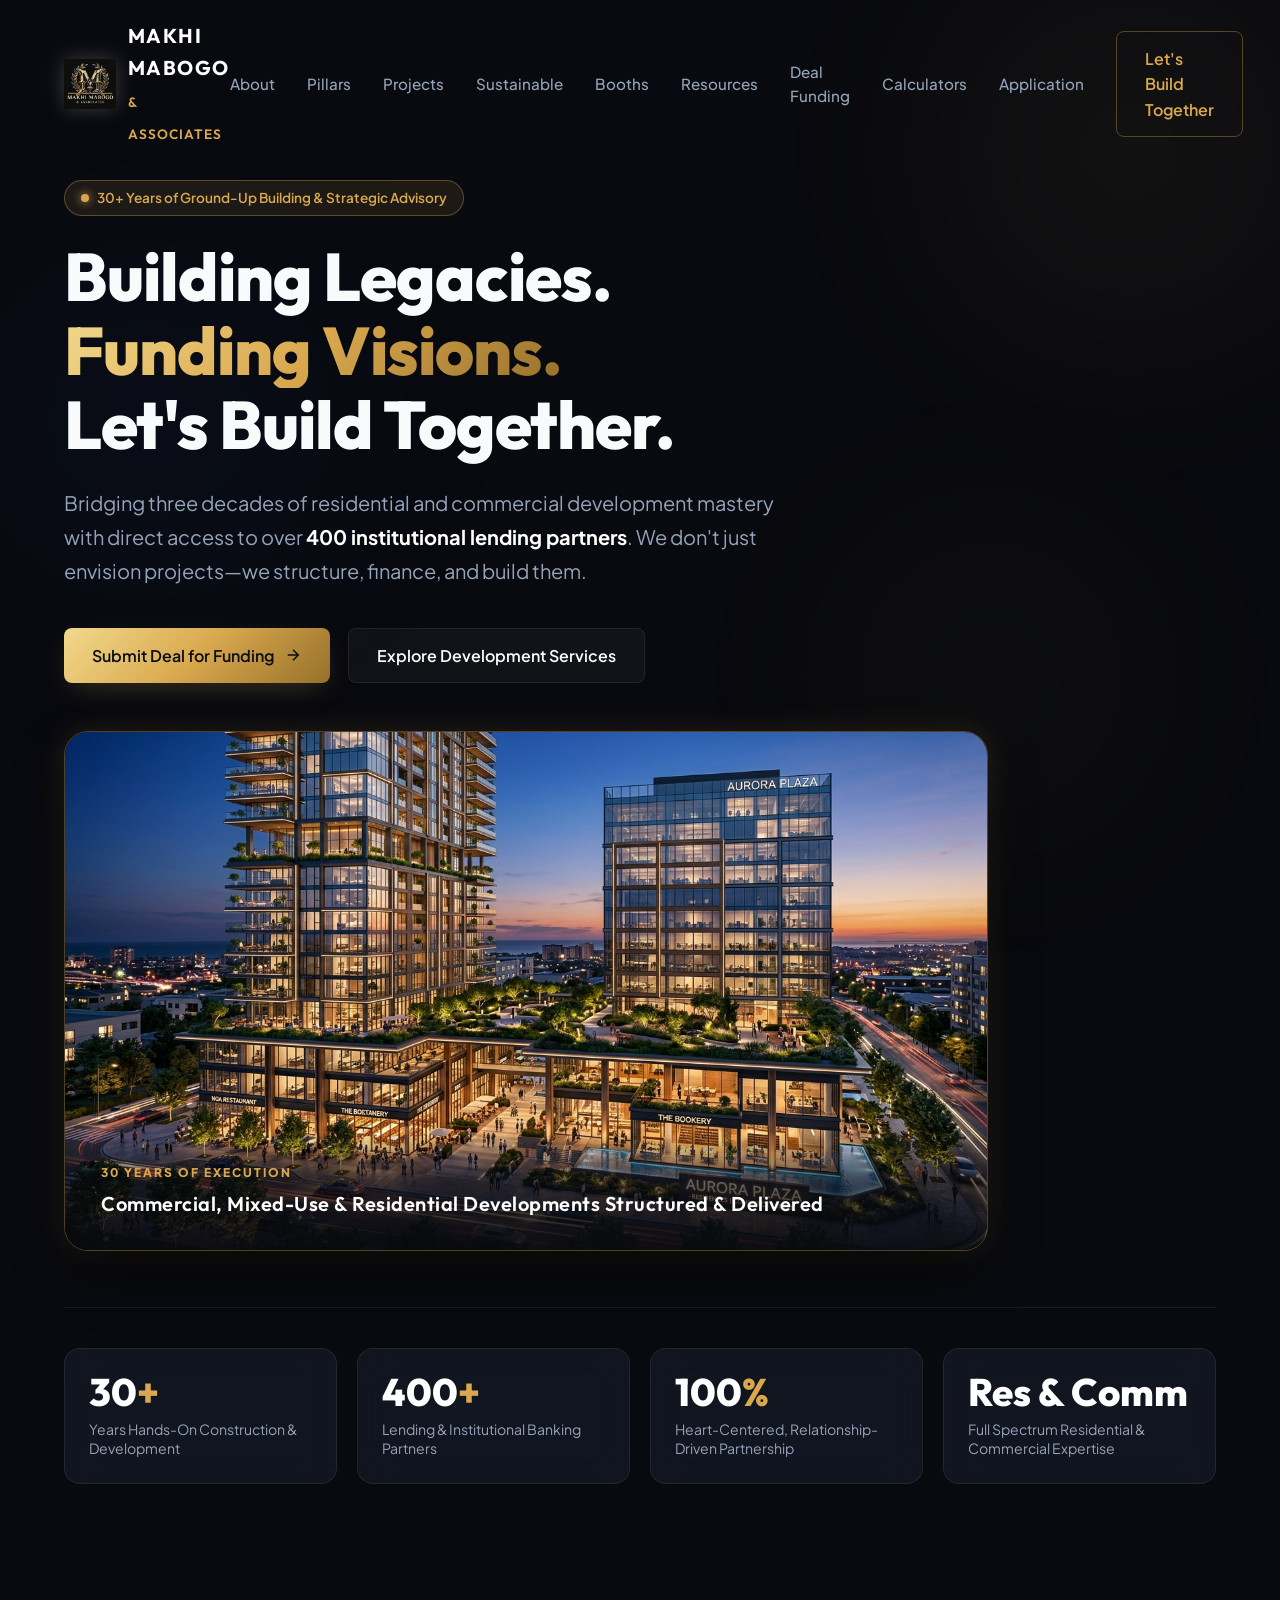
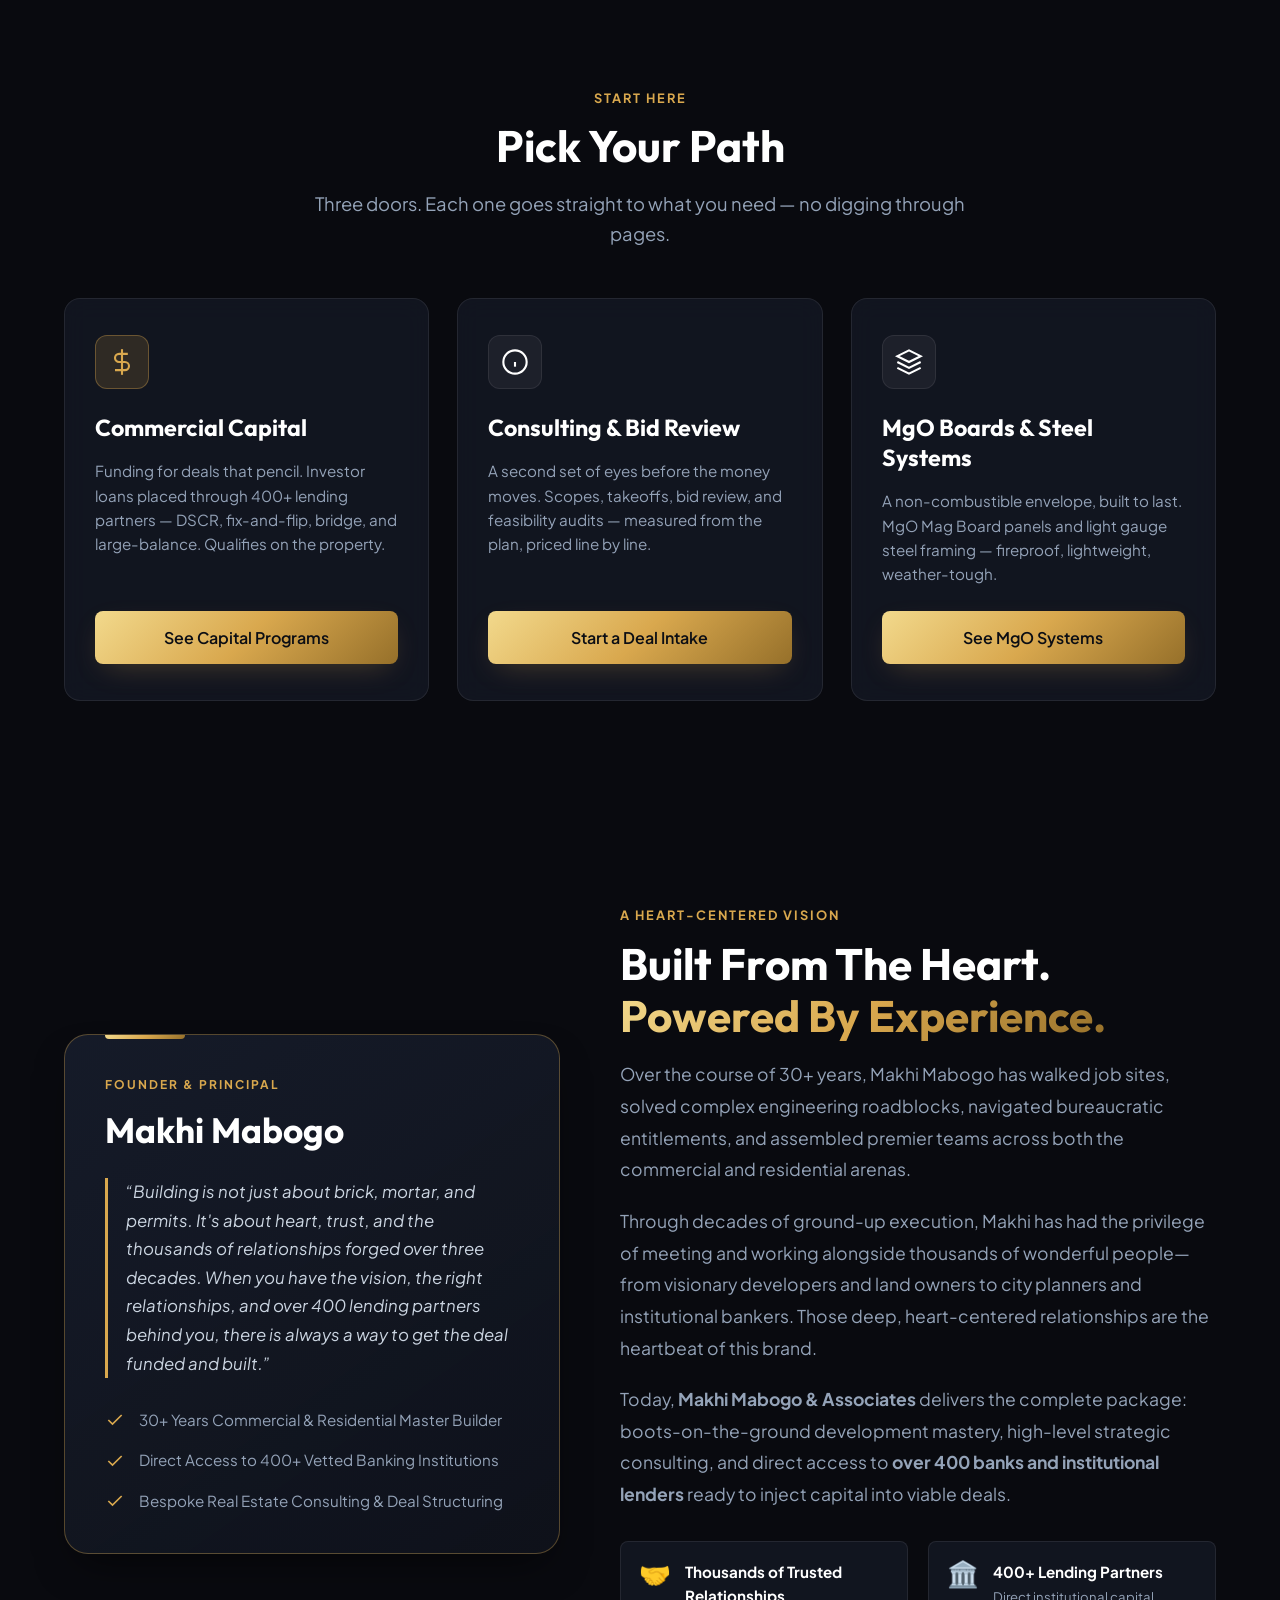
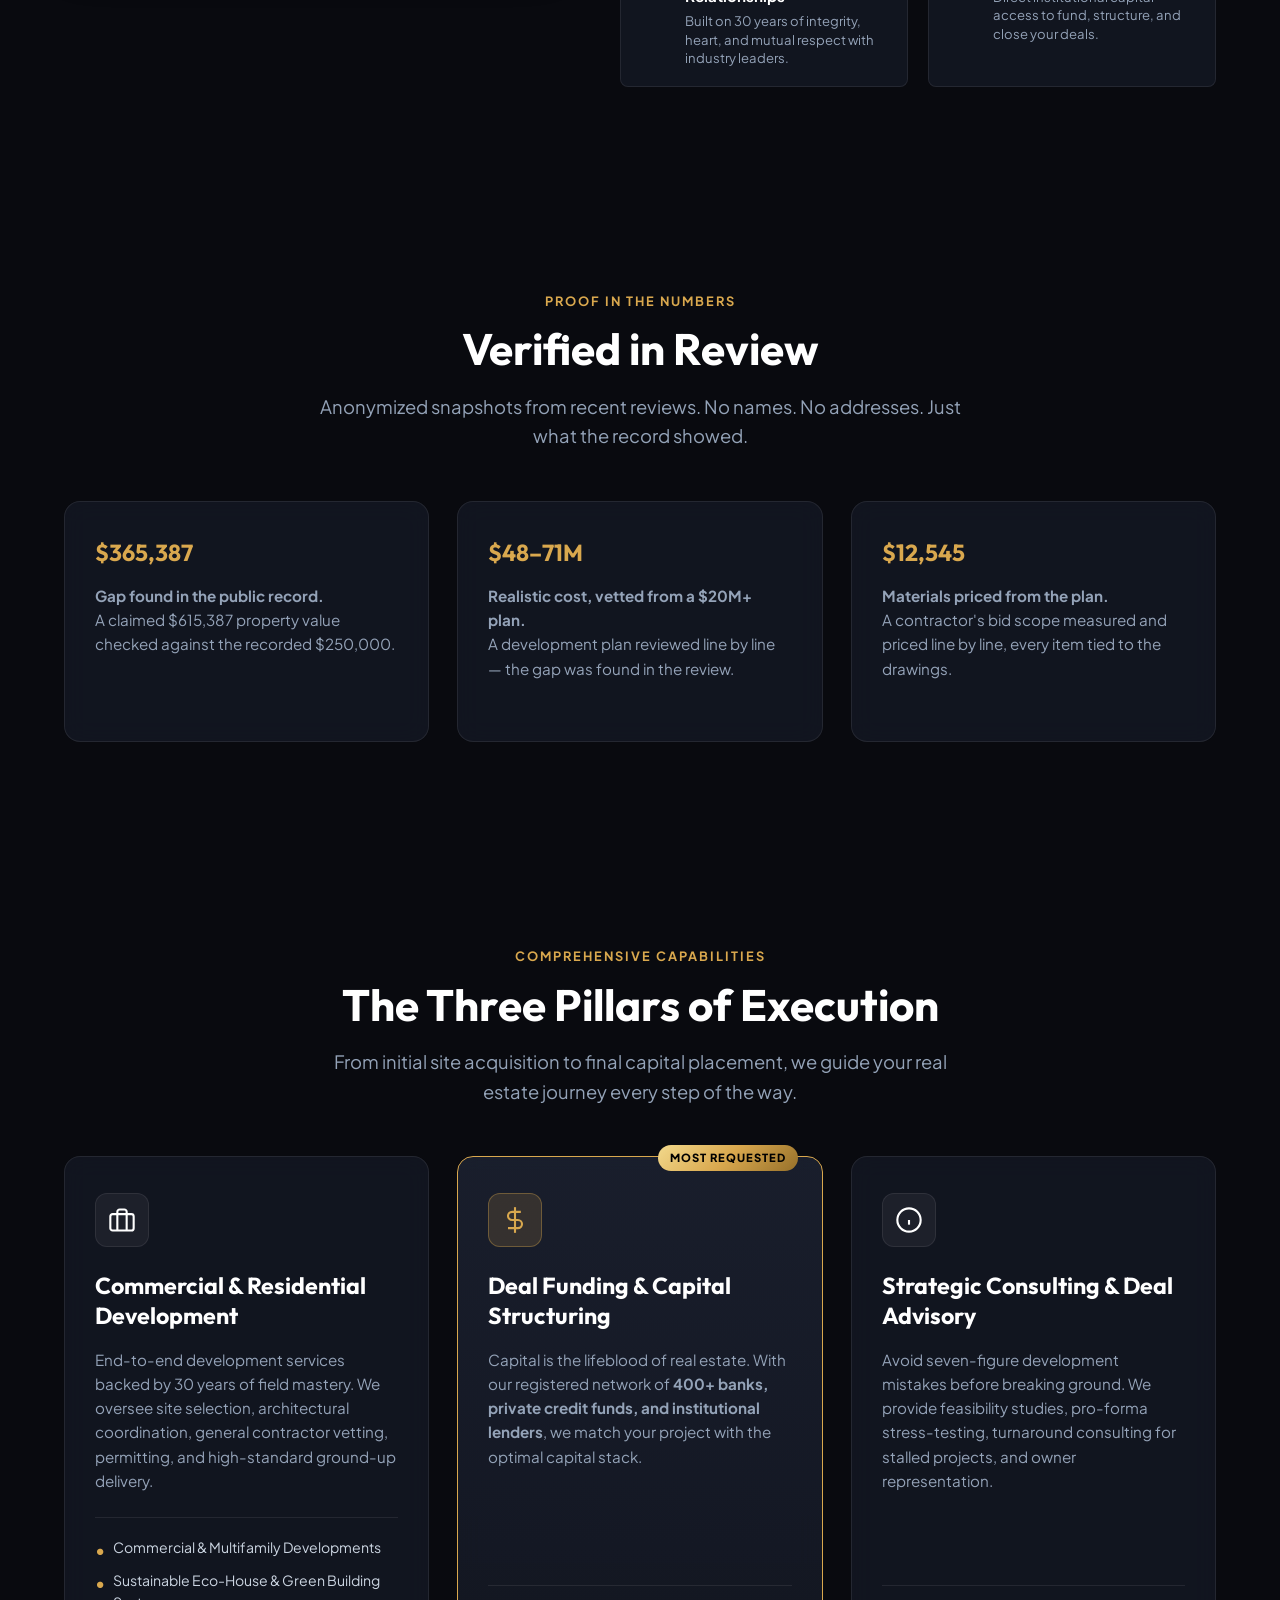
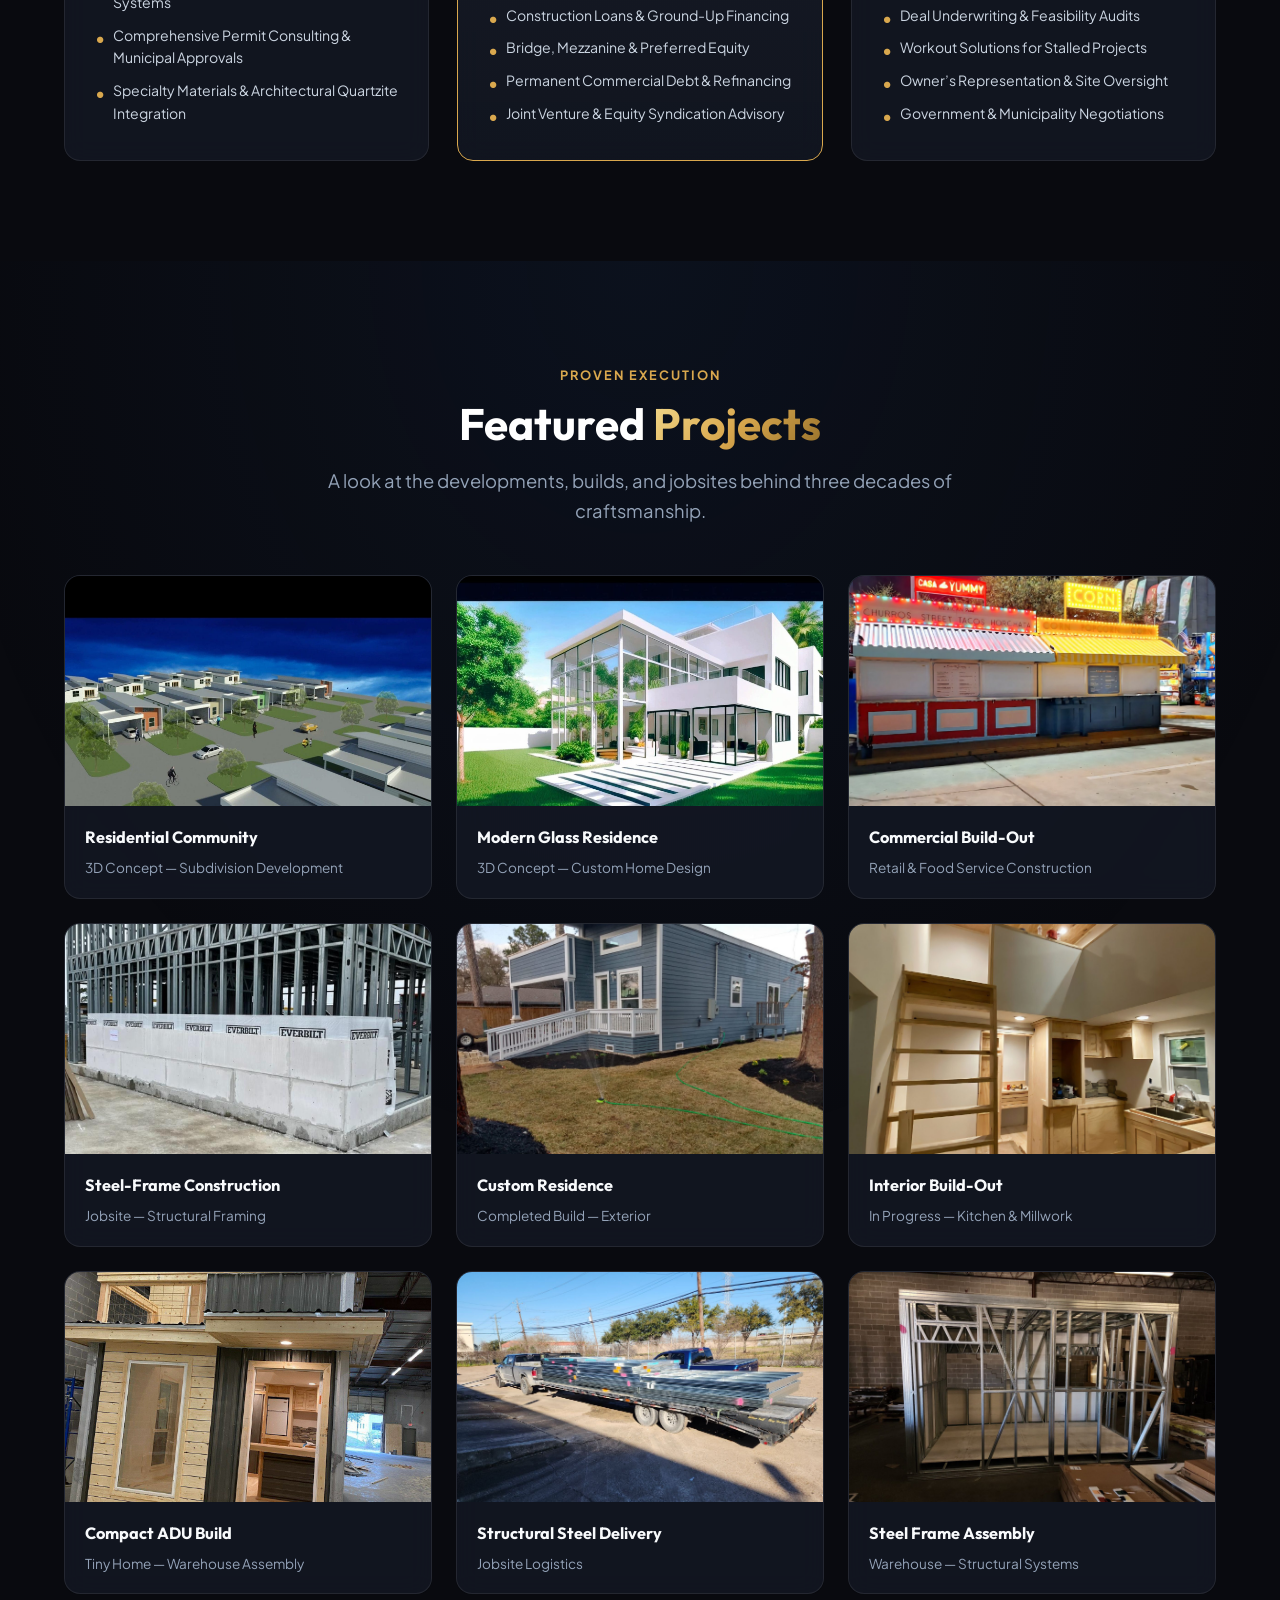
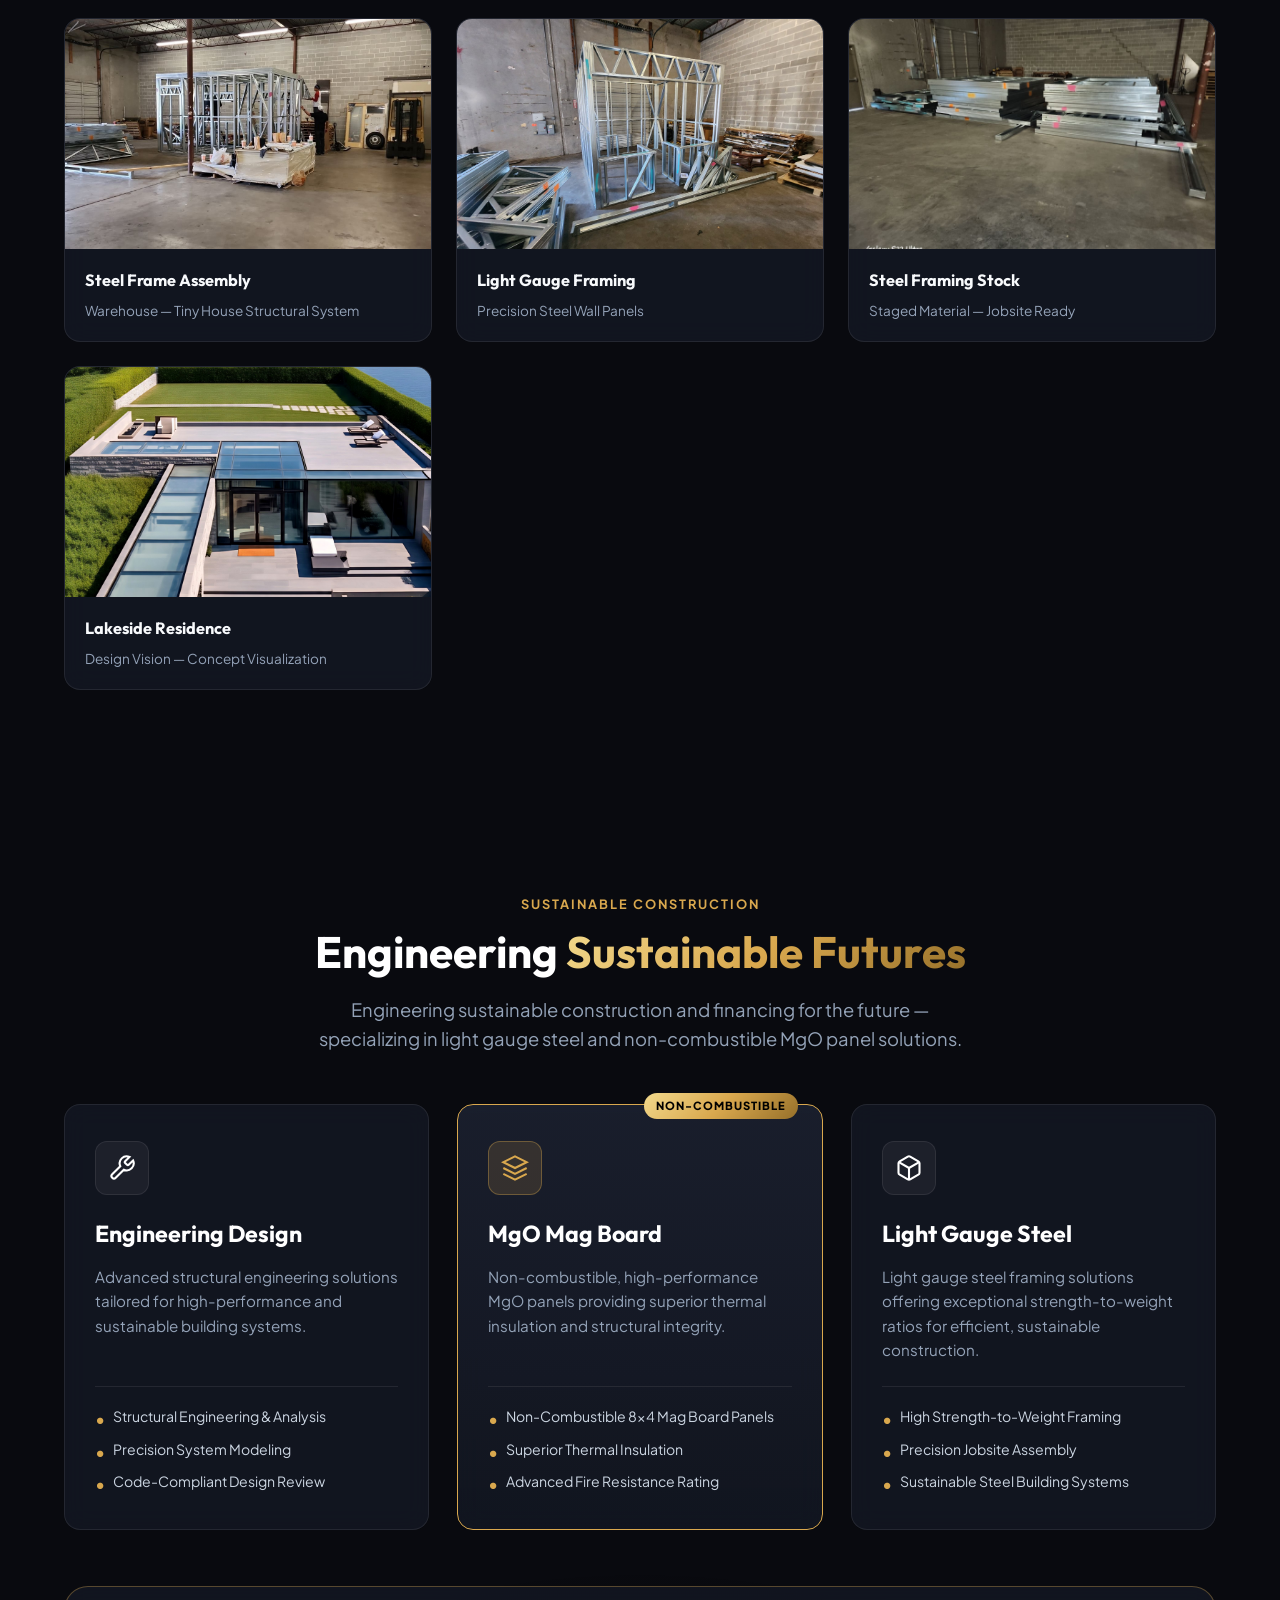
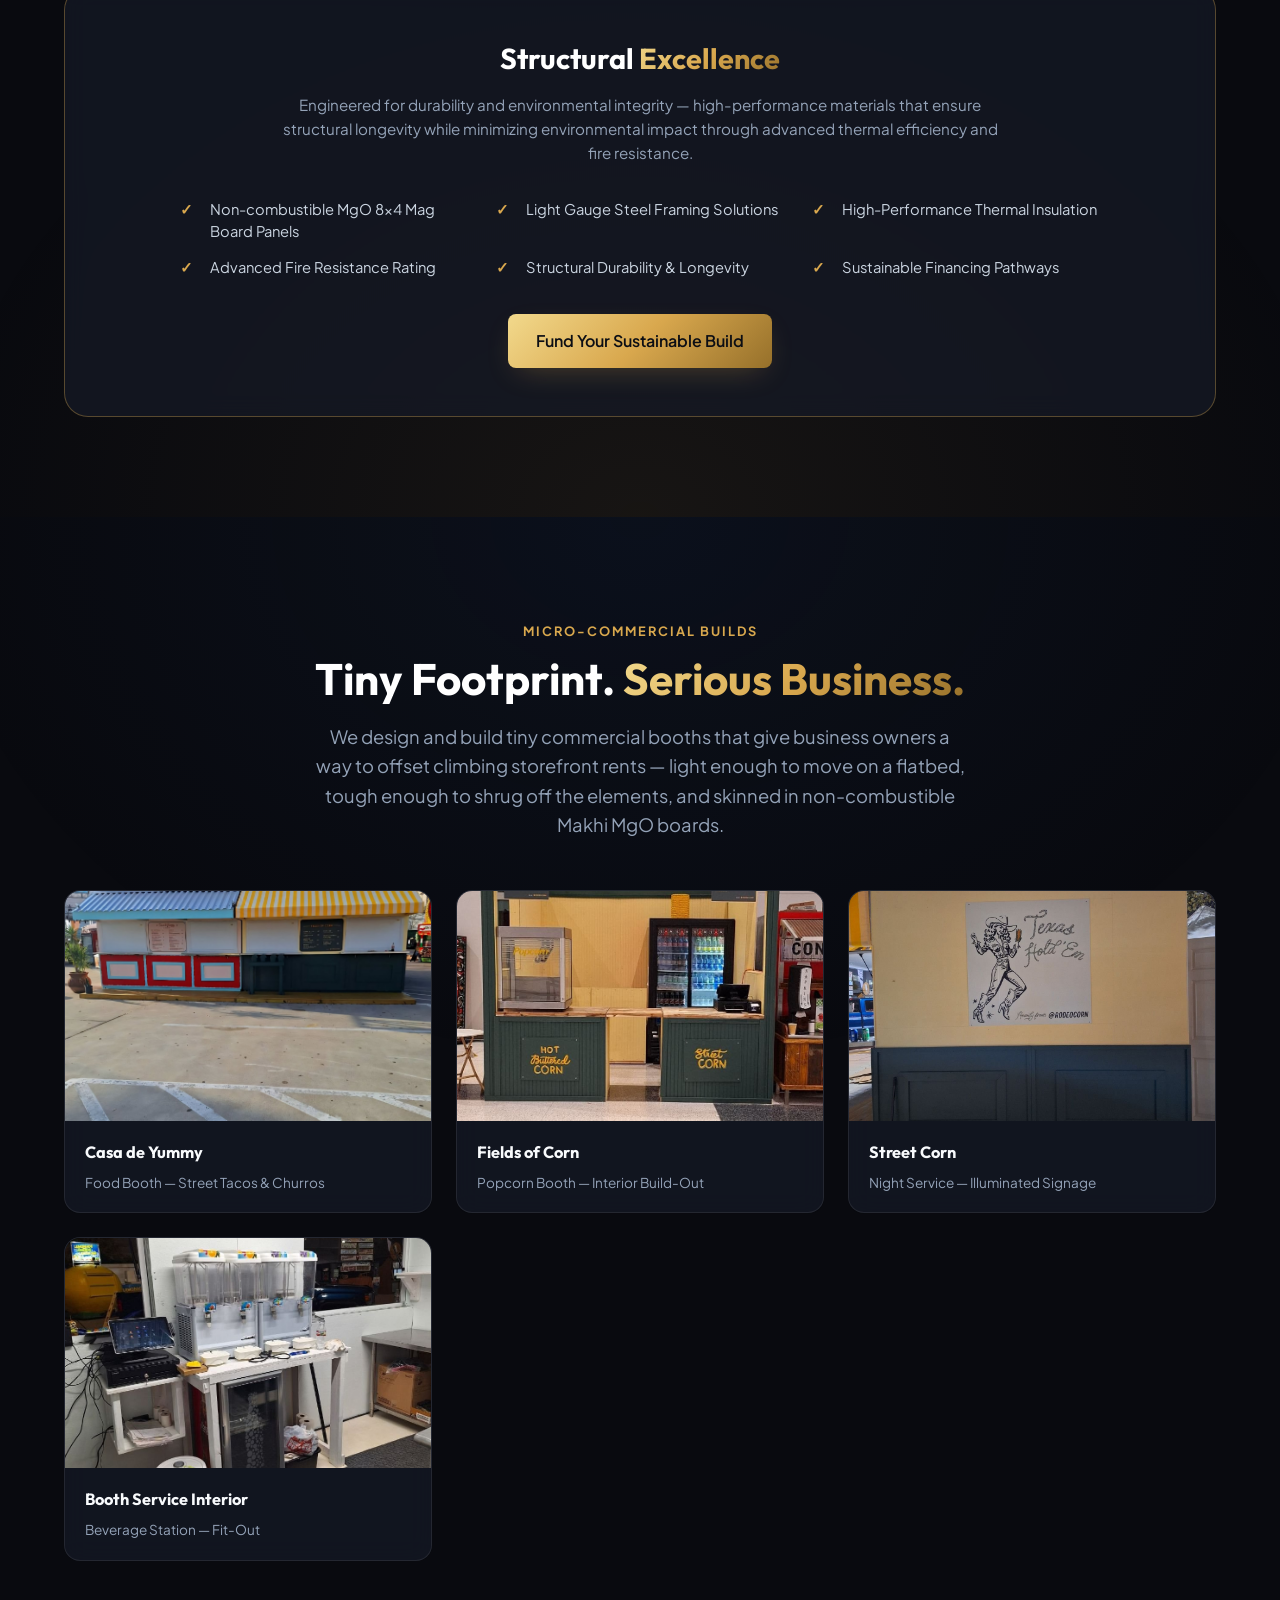
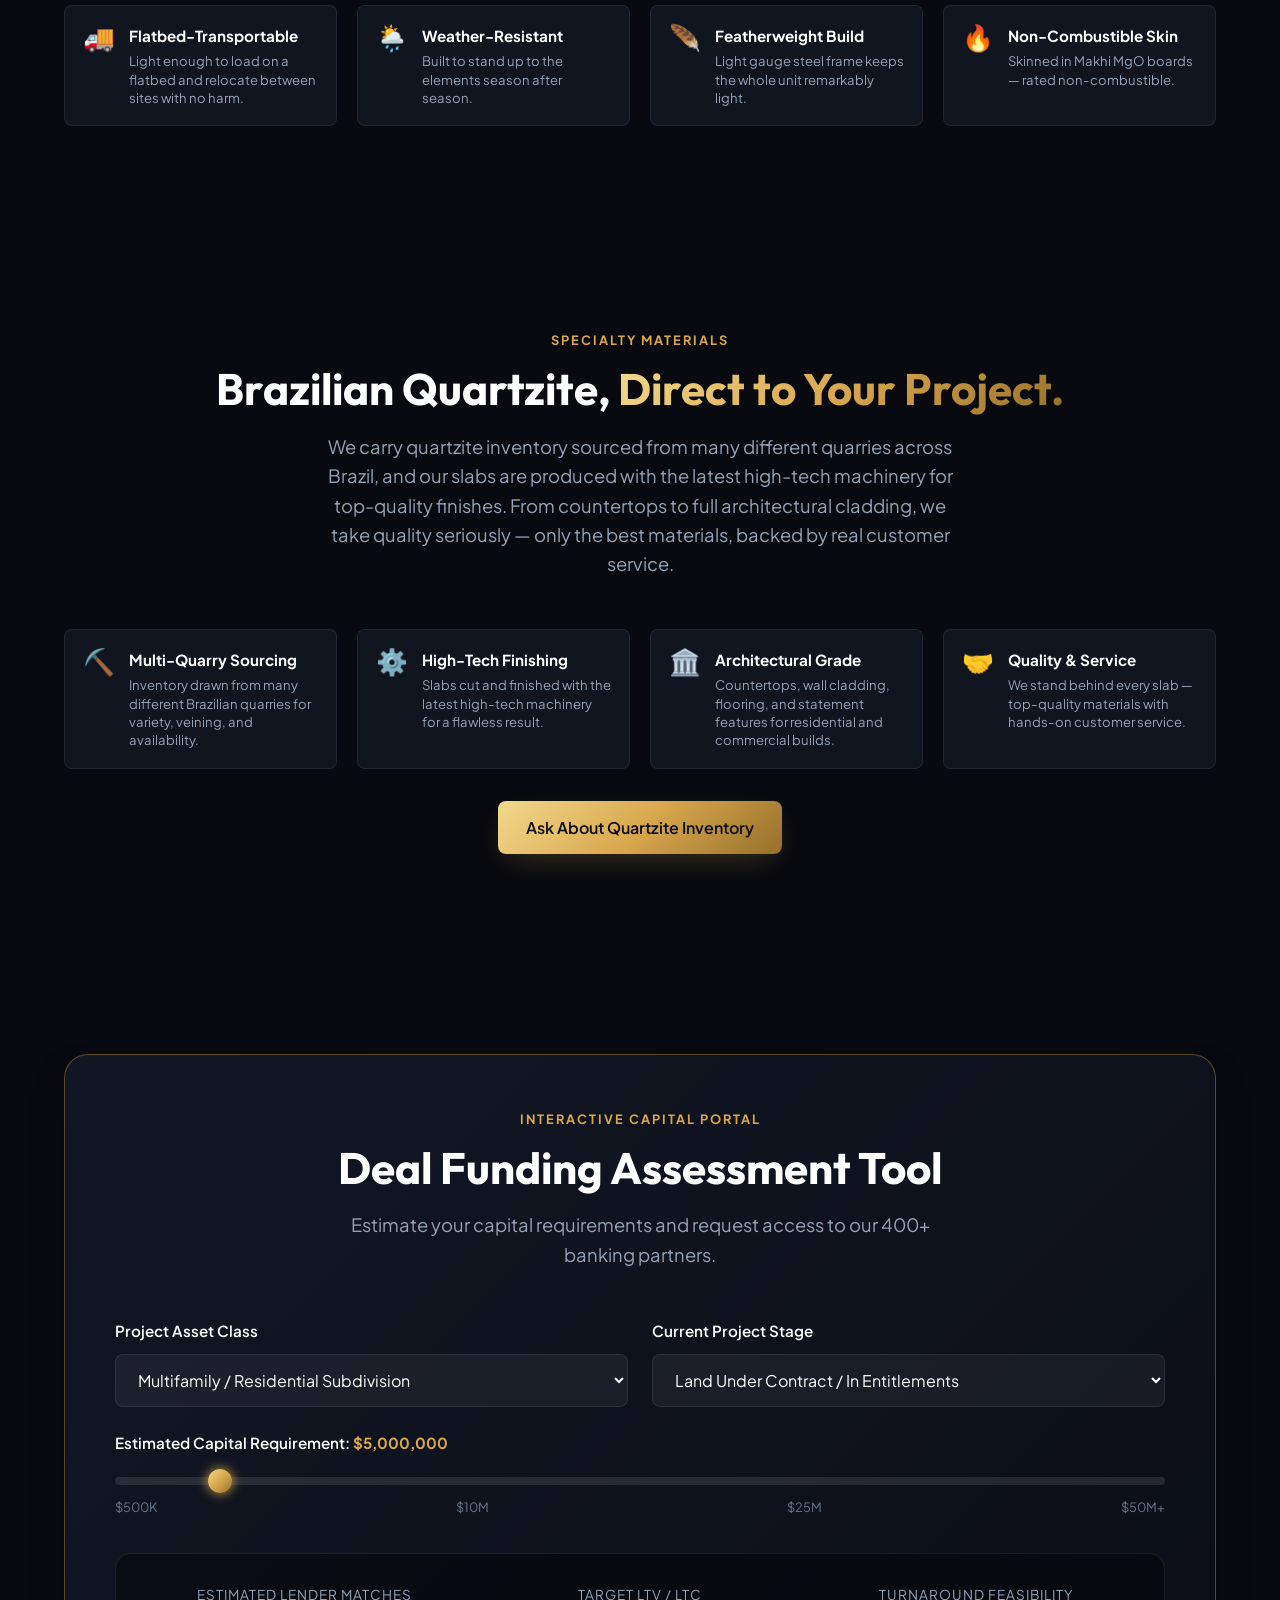
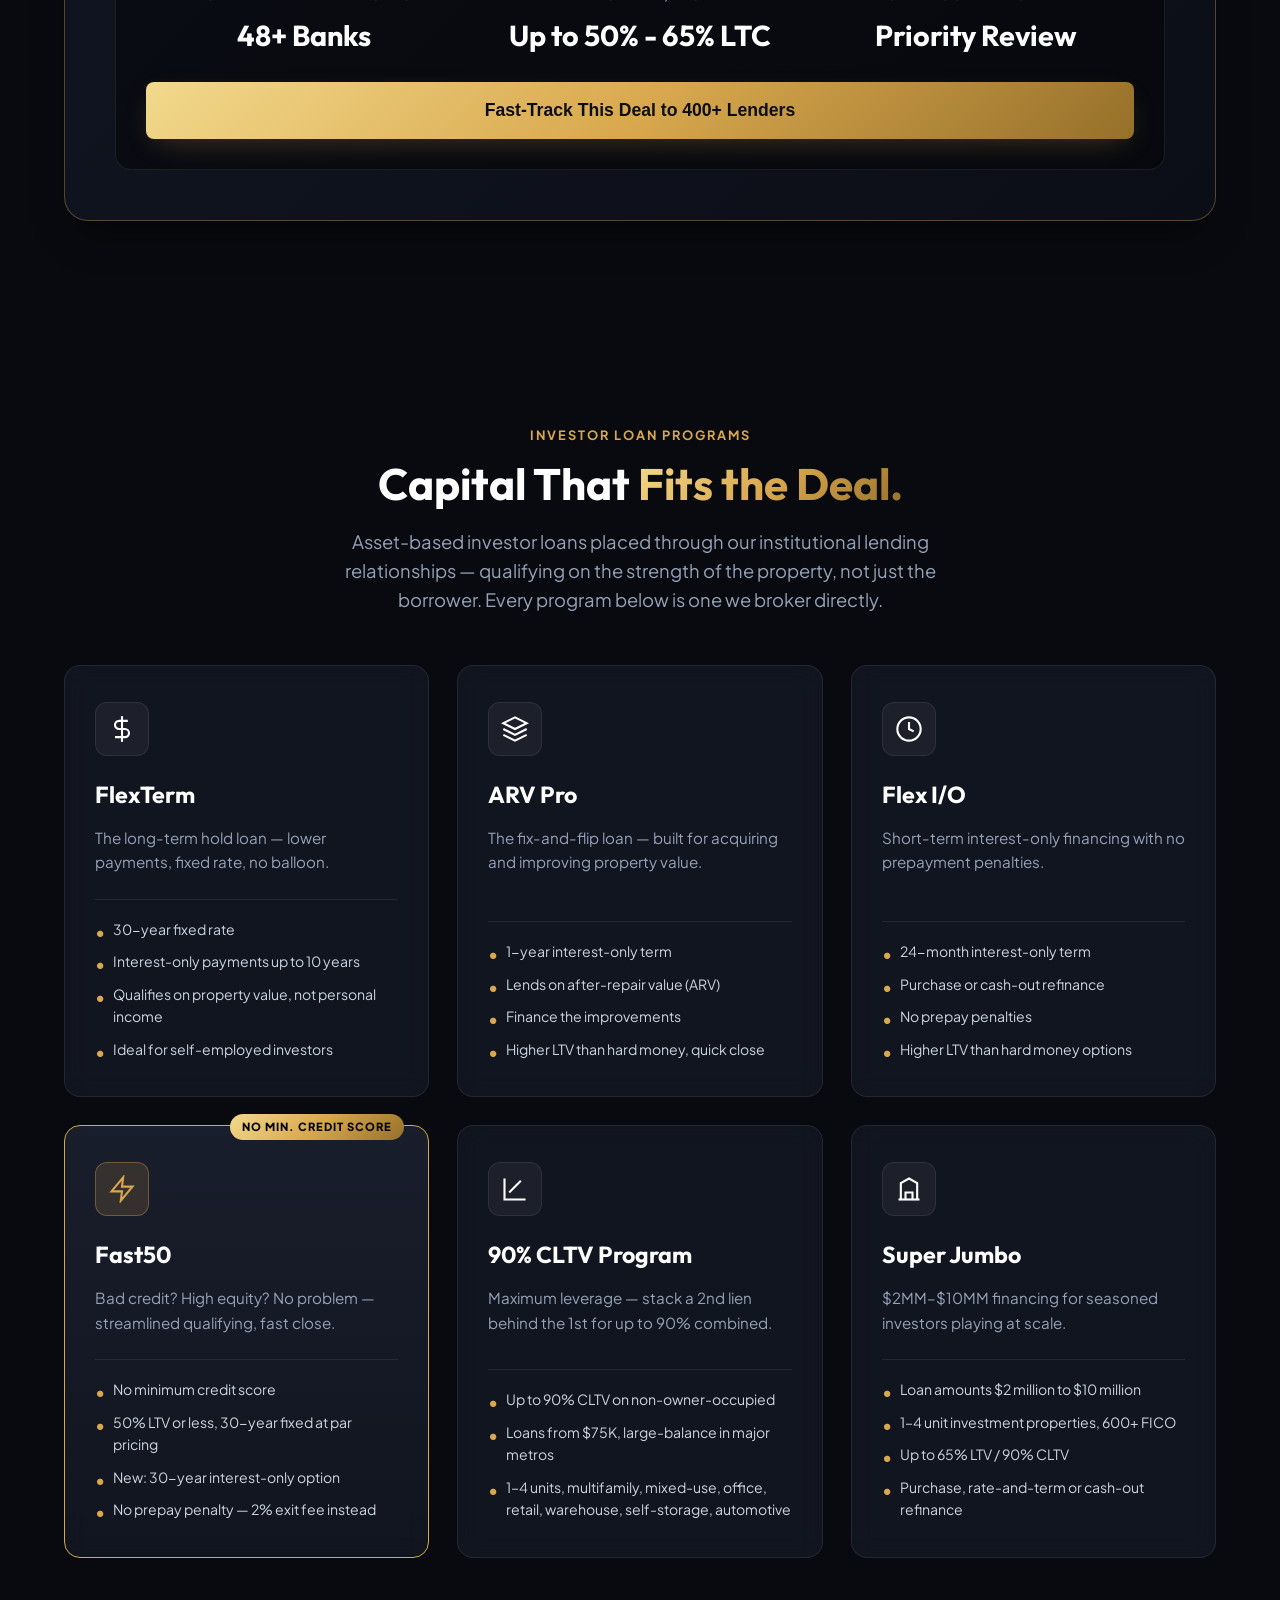
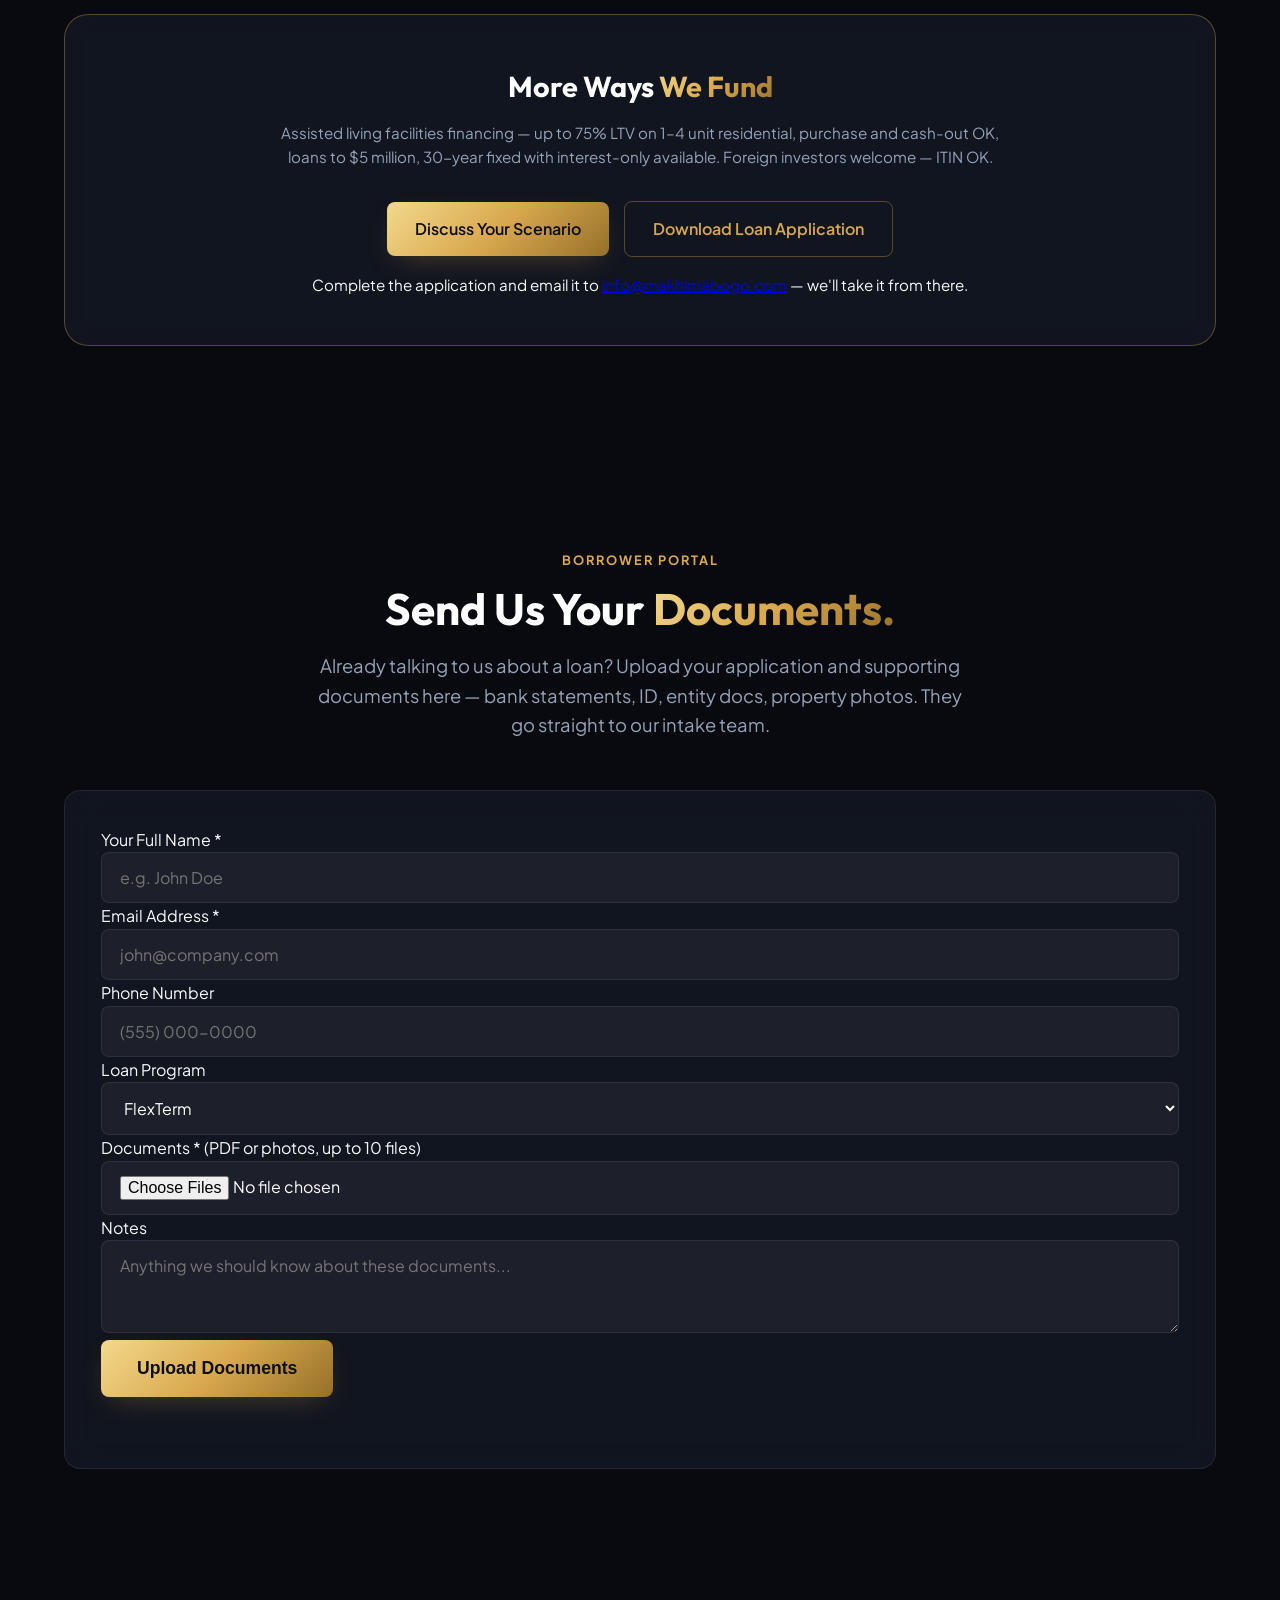
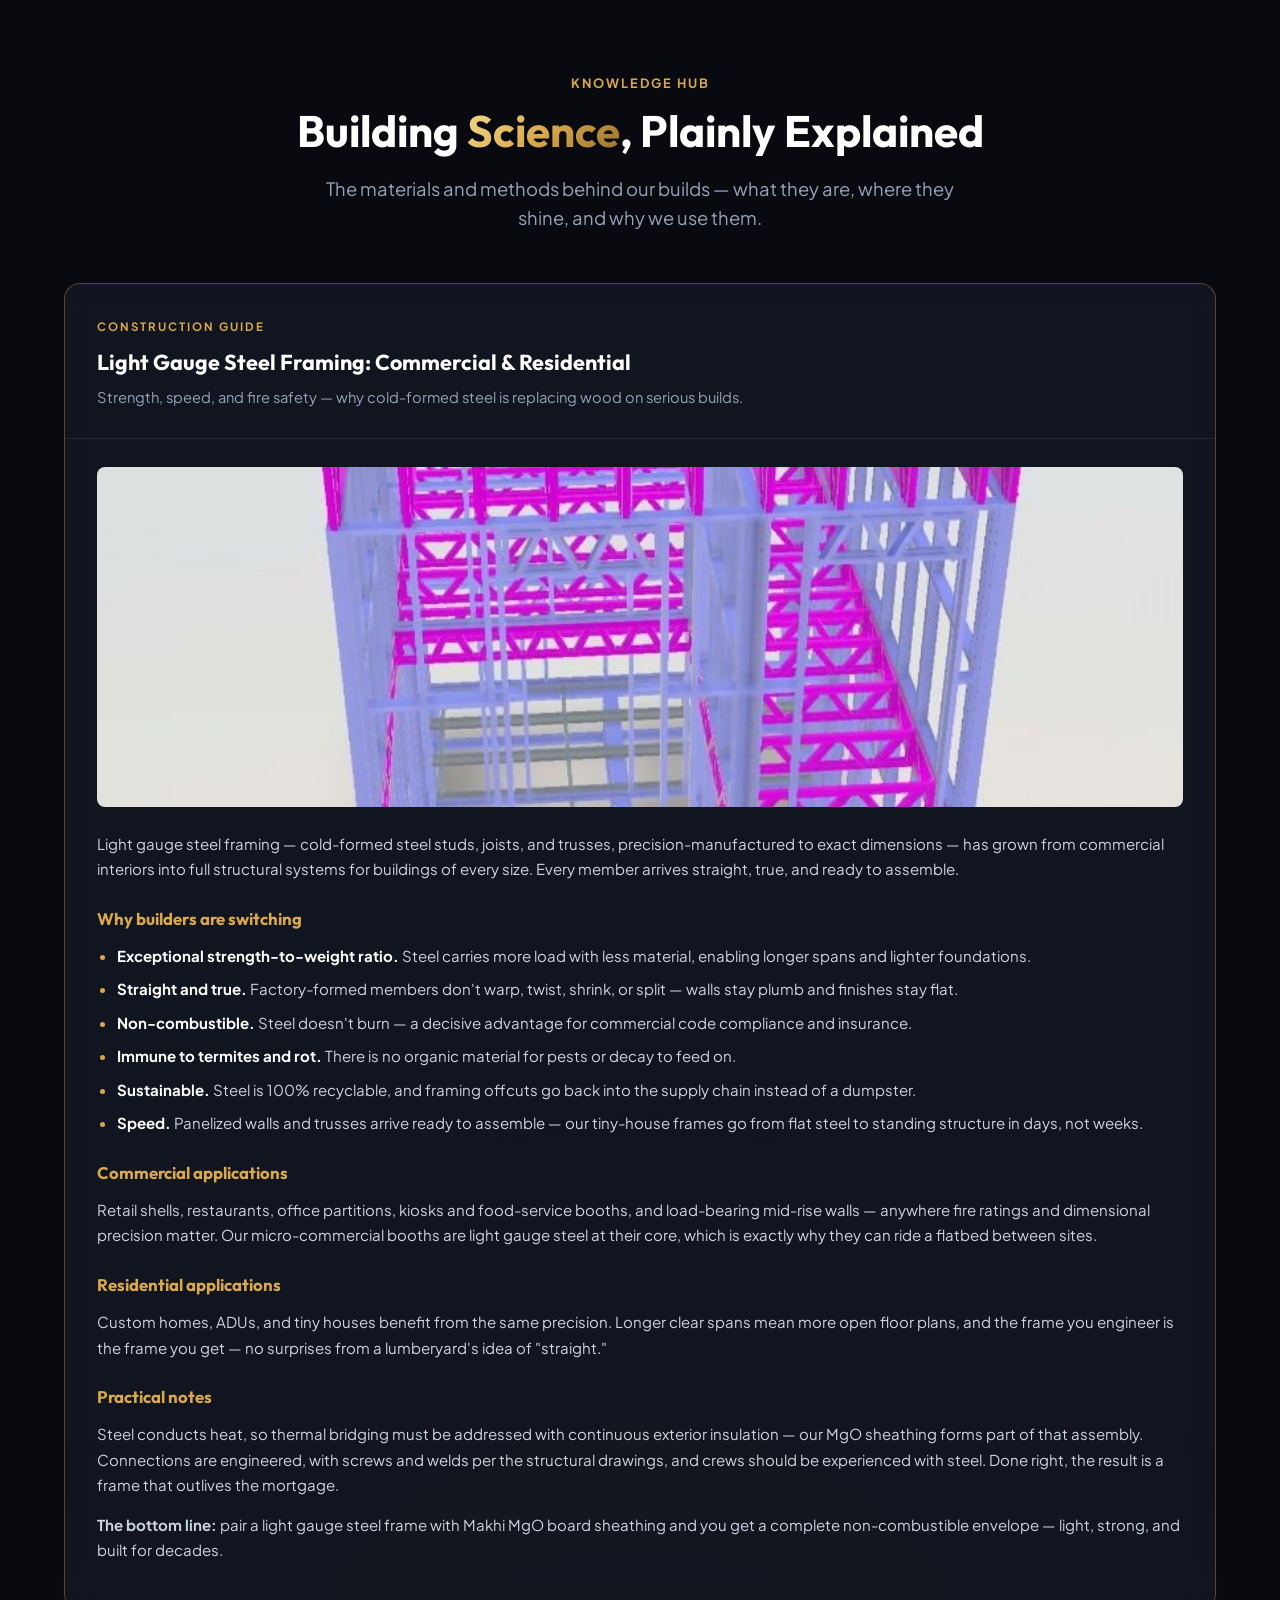
<file: index.html>
<!DOCTYPE html>
<html lang="en">
<head>
  <meta charset="UTF-8" />
  <meta name="viewport" content="width=device-width, initial-scale=1.0" />
  <title>Makhi Mabogo & Associates | Real Estate Development, Consulting & Capital</title>
  <meta name="description" content="Over 30 years of commercial and residential development mastery. Real estate consulting and direct access to 400+ banks to fund your deals. Let's build together." />
  <meta name="referrer" content="strict-origin-when-cross-origin" />
  <meta name="robots" content="index, follow" />
  
  <!-- Google Search Console Site Verification -->
  <!-- Once you get your Google Search Console verification code, you can paste it into content="" below -->
  <meta name="google-site-verification" content="" />
  
  <!-- Modern Typography -->
  <link rel="preconnect" href="https://fonts.googleapis.com" />
  <link rel="preconnect" href="https://fonts.gstatic.com" crossorigin />
  <link href="https://fonts.googleapis.com/css2?family=Outfit:wght@300;400;500;600;700;800&family=Plus+Jakarta+Sans:wght@300;400;500;600;700&display=swap" rel="stylesheet" />
  
  <link rel="icon" type="image/png" href="assets/favicon.png" />
  <link rel="stylesheet" href="styles.css" />
  <link rel="manifest" href="manifest.json" />
  <meta name="theme-color" content="#0a1730" />
  <link rel="apple-touch-icon" href="assets/icon-192.png" />
  <meta name="apple-mobile-web-app-capable" content="yes" />
  <meta name="apple-mobile-web-app-status-bar-style" content="black-translucent" />
  <meta name="apple-mobile-web-app-title" content="Makhi Mabogo" />
  <style>.form-status{min-height:1.5em;margin-top:.75rem;font-size:.95rem;color:#d9a84e}</style>
</head>
<body>

  <!-- Background Ambient Glows -->
  <div class="glow-orb orb-1"></div>
  <div class="glow-orb orb-2"></div>
  <div class="glow-orb orb-3"></div>

  <!-- Navigation -->
  <header class="navbar" id="navbar">
    <div class="nav-container">
      <a href="#hero" class="brand-logo">
        <img src="assets/logo.png" alt="Makhi Mabogo & Associates Logo" class="brand-logo-img" />
        <span class="brand-text">MAKHI MABOGO <span class="brand-subtext">& ASSOCIATES</span></span>
      </a>
      <nav class="nav-links">
        <a href="#about">About</a>
        <a href="#services">Pillars</a>
        <a href="#projects">Projects</a>
        <a href="#sustainable">Sustainable</a>
        <a href="#booths">Booths</a>
        <a href="#resources">Resources</a>
        <a href="#deal-calculator">Deal Funding</a>
        <a href="fourplex-calculator.html">Calculators</a>
        <a href="loan-application.html">Application</a>
        <a href="#contact" class="btn btn-outline nav-btn">Let's Build Together</a>
      </nav>
      <button class="mobile-toggle" id="mobile-toggle" aria-label="Toggle navigation">
        <span></span>
        <span></span>
        <span></span>
      </button>
    </div>
    <!-- Mobile Menu -->
    <div class="mobile-menu" id="mobile-menu">
      <div class="mobile-menu-title">MENU</div>
      <a href="#about" class="mobile-link">About</a>
      <a href="#services" class="mobile-link">Pillars</a>
      <a href="#projects" class="mobile-link">Projects</a>
      <a href="#sustainable" class="mobile-link">Sustainable</a>
      <a href="#booths" class="mobile-link">Booths</a>
      <a href="#quartzite" class="mobile-link">Quartzite</a>
      <a href="#resources" class="mobile-link">Resources</a>
      <a href="#deal-calculator" class="mobile-link">Deal Funding</a>
      <a href="fourplex-calculator.html" class="mobile-link">Calculators</a>
      <a href="#loan-programs" class="mobile-link">Loan Programs</a>
      <a href="loan-application.html" class="mobile-link">Application</a>
      <a href="#upload" class="mobile-link">Upload Docs</a>
      <a href="#contact" class="btn btn-gold w-full text-center">Let's Build Together</a>
    </div>
  </header>

  <!-- Hero Section -->
  <section class="hero-section" id="hero">
    <div class="container hero-content">
      <div class="badge-tag">
        <span class="pulse-dot"></span>
        30+ Years of Ground-Up Building & Strategic Advisory
      </div>
      <h1 class="hero-title">
        Building Legacies.<br />
        <span class="gold-gradient-text">Funding Visions.</span><br />
        Let's Build Together.
      </h1>
      <p class="hero-subtitle">
        Bridging three decades of residential and commercial development mastery with direct access to over <strong>400 institutional lending partners</strong>. We don't just envision projects—we structure, finance, and build them.
      </p>
      <div class="hero-cta-group">
        <a href="#deal-calculator" class="btn btn-gold">
          Submit Deal for Funding
          <svg class="btn-arrow" viewBox="0 0 24 24" fill="none" stroke="currentColor" stroke-width="2"><path d="M5 12h14M12 5l7 7-7 7"/></svg>
        </a>
        <a href="#services" class="btn btn-glass">Explore Development Services</a>
        <!-- CLICK-TO-CALL — HELD FOR YOUR CALL: the office number was deliberately removed from the homepage Nov 12. To put it back, uncomment the line below. -->
        <!-- <a href="tel:+12814108422" class="btn btn-gold">Call (281) 410-8422</a> -->
      </div>

      <!-- Hero Image Showcase -->
      <div class="hero-showcase">
        <div class="showcase-frame">
          <img src="assets/hero_development.jpg" alt="Luxury Commercial and Residential Development" class="showcase-img" />
          <div class="showcase-overlay">
            <div class="showcase-badge">30 YEARS OF EXECUTION</div>
            <div class="showcase-caption">Commercial, Mixed-Use & Residential Developments Structured & Delivered</div>
          </div>
        </div>
      </div>

      <!-- Trust Metrics Bar -->
      <div class="metrics-grid">
        <div class="metric-card">
          <div class="metric-number">30<span class="gold-plus">+</span></div>
          <div class="metric-label">Years Hands-On Construction & Development</div>
        </div>
        <div class="metric-card">
          <div class="metric-number">400<span class="gold-plus">+</span></div>
          <div class="metric-label">Lending & Institutional Banking Partners</div>
        </div>
        <div class="metric-card">
          <div class="metric-number">100<span class="gold-plus">%</span></div>
          <div class="metric-label">Heart-Centered, Relationship-Driven Partnership</div>
        </div>
        <div class="metric-card">
          <div class="metric-number">Res & Comm</div>
          <div class="metric-label">Full Spectrum Residential & Commercial Expertise</div>
        </div>
      </div>
    </div>
  </section>

  <!-- Choose Your Path — three doors, right at the top -->
  <section class="section pathways-section" id="pathways">
    <div class="container">
      <div class="section-header text-center">
        <div class="section-tag">START HERE</div>
        <h2 class="section-title">Pick Your Path</h2>
        <p class="section-desc">Three doors. Each one goes straight to what you need — no digging through pages.</p>
      </div>

      <div class="services-grid">
        <!-- Path 1: Commercial Capital -->
        <div class="service-card">
          <div class="card-icon-box gold">
            <svg viewBox="0 0 24 24" fill="none" stroke="currentColor" stroke-width="1.8">
              <line x1="12" y1="1" x2="12" y2="23"/>
              <path d="M17 5H9.5a3.5 3.5 0 0 0 0 7h5a3.5 3.5 0 0 1 0 7H6"/>
            </svg>
          </div>
          <h3 class="card-title">Commercial Capital</h3>
          <p class="card-text">
            Funding for deals that pencil. Investor loans placed through 400+ lending partners — DSCR, fix-and-flip, bridge, and large-balance. Qualifies on the property.
          </p>
          <a href="#loan-programs" class="btn btn-gold">See Capital Programs</a>
        </div>

        <!-- Path 2: Consulting -->
        <div class="service-card">
          <div class="card-icon-box">
            <svg viewBox="0 0 24 24" fill="none" stroke="currentColor" stroke-width="1.8">
              <circle cx="12" cy="12" r="10"/>
              <line x1="12" y1="16" x2="12" y2="12"/>
              <line x1="12" y1="8" x2="12.01" y2="8"/>
            </svg>
          </div>
          <h3 class="card-title">Consulting &amp; Bid Review</h3>
          <p class="card-text">
            A second set of eyes before the money moves. Scopes, takeoffs, bid review, and feasibility audits — measured from the plan, priced line by line.
          </p>
          <a href="deal-intake.html" class="btn btn-gold">Start a Deal Intake</a>
        </div>

        <!-- Path 3: MgO Boards -->
        <div class="service-card">
          <div class="card-icon-box">
            <svg viewBox="0 0 24 24" fill="none" stroke="currentColor" stroke-width="1.8">
              <polygon points="12 2 2 7 12 12 22 7 12 2"/>
              <polyline points="2 17 12 22 22 17"/>
              <polyline points="2 12 12 17 22 12"/>
            </svg>
          </div>
          <h3 class="card-title">MgO Boards &amp; Steel Systems</h3>
          <p class="card-text">
            A non-combustible envelope, built to last. MgO Mag Board panels and light gauge steel framing — fireproof, lightweight, weather-tough.
          </p>
          <a href="#sustainable" class="btn btn-gold">See MgO Systems</a>
        </div>
      </div>
    </div>
  </section>

  <!-- About / Heart Section -->
  <section class="section about-section" id="about">
    <div class="container">
      <div class="about-grid">
        <div class="about-visual">
          <div class="profile-card-glass">
            <div class="gold-accent-line"></div>
            <div class="founder-badge">FOUNDER & PRINCIPAL</div>
            <h3 class="founder-name">Makhi Mabogo</h3>
            <p class="founder-quote">
              “Building is not just about brick, mortar, and permits. It's about heart, trust, and the thousands of relationships forged over three decades. When you have the vision, the right relationships, and over 400 lending partners behind you, there is always a way to get the deal funded and built.”
            </p>
            <div class="credentials-list">
              <div class="cred-item">
                <svg viewBox="0 0 24 24" fill="none" stroke="currentColor" stroke-width="2"><polyline points="20 6 9 17 4 12"/></svg>
                <span>30+ Years Commercial & Residential Master Builder</span>
              </div>
              <div class="cred-item">
                <svg viewBox="0 0 24 24" fill="none" stroke="currentColor" stroke-width="2"><polyline points="20 6 9 17 4 12"/></svg>
                <span>Direct Access to 400+ Vetted Banking Institutions</span>
              </div>
              <div class="cred-item">
                <svg viewBox="0 0 24 24" fill="none" stroke="currentColor" stroke-width="2"><polyline points="20 6 9 17 4 12"/></svg>
                <span>Bespoke Real Estate Consulting & Deal Structuring</span>
              </div>
            </div>
          </div>
        </div>

        <div class="about-narrative">
          <div class="section-tag">A HEART-CENTERED VISION</div>
          <h2 class="section-title">Built From The Heart. <span class="gold-gradient-text">Powered By Experience.</span></h2>
          <p class="paragraph">
            Over the course of 30+ years, Makhi Mabogo has walked job sites, solved complex engineering roadblocks, navigated bureaucratic entitlements, and assembled premier teams across both the commercial and residential arenas.
          </p>
          <p class="paragraph">
            Through decades of ground-up execution, Makhi has had the privilege of meeting and working alongside thousands of wonderful people—from visionary developers and land owners to city planners and institutional bankers. Those deep, heart-centered relationships are the heartbeat of this brand.
          </p>
          <p class="paragraph">
            Today, <strong>Makhi Mabogo & Associates</strong> delivers the complete package: boots-on-the-ground development mastery, high-level strategic consulting, and direct access to <strong>over 400 banks and institutional lenders</strong> ready to inject capital into viable deals.
          </p>
          <div class="core-values">
            <div class="value-chip">
              <span class="chip-icon">🤝</span>
              <div>
                <strong>Thousands of Trusted Relationships</strong>
                <p>Built on 30 years of integrity, heart, and mutual respect with industry leaders.</p>
              </div>
            </div>
            <div class="value-chip">
              <span class="chip-icon">🏛️</span>
              <div>
                <strong>400+ Lending Partners</strong>
                <p>Direct institutional capital access to fund, structure, and close your deals.</p>
              </div>
            </div>
          </div>
        </div>
      </div>
    </div>
  </section>

  <!-- Verified in Review — anonymized proof, no names, no addresses -->
  <section class="section proof-section" id="proof">
    <div class="container">
      <div class="section-header text-center">
        <div class="section-tag">PROOF IN THE NUMBERS</div>
        <h2 class="section-title">Verified in Review</h2>
        <p class="section-desc">Anonymized snapshots from recent reviews. No names. No addresses. Just what the record showed.</p>
      </div>

      <div class="services-grid">
        <div class="service-card">
          <h3 class="card-title"><span class="gold-text">$365,387</span></h3>
          <p class="card-text">
            <strong>Gap found in the public record.</strong><br />
            A claimed $615,387 property value checked against the recorded $250,000.
          </p>
        </div>

        <div class="service-card">
          <h3 class="card-title"><span class="gold-text">$48–71M</span></h3>
          <p class="card-text">
            <strong>Realistic cost, vetted from a $20M+ plan.</strong><br />
            A development plan reviewed line by line — the gap was found in the review.
          </p>
        </div>

        <div class="service-card">
          <h3 class="card-title"><span class="gold-text">$12,545</span></h3>
          <p class="card-text">
            <strong>Materials priced from the plan.</strong><br />
            A contractor's bid scope measured and priced line by line, every item tied to the drawings.
          </p>
        </div>
      </div>
    </div>
  </section>

  <!-- Core Pillars / Services Section -->
  <section class="section services-section" id="services">
    <div class="container">
      <div class="section-header text-center">
        <div class="section-tag">COMPREHENSIVE CAPABILITIES</div>
        <h2 class="section-title">The Three Pillars of Execution</h2>
        <p class="section-desc">From initial site acquisition to final capital placement, we guide your real estate journey every step of the way.</p>
      </div>

      <div class="services-grid">
        <!-- Pillar 1 -->
        <div class="service-card">
          <div class="card-icon-box">
            <svg viewBox="0 0 24 24" fill="none" stroke="currentColor" stroke-width="1.8">
              <rect x="2" y="7" width="20" height="14" rx="2" ry="2"/>
              <path d="M16 21V5a2 2 0 0 0-2-2h-4a2 2 0 0 0-2 2v16"/>
            </svg>
          </div>
          <h3 class="card-title">Commercial & Residential Development</h3>
          <p class="card-text">
            End-to-end development services backed by 30 years of field mastery. We oversee site selection, architectural coordination, general contractor vetting, permitting, and high-standard ground-up delivery.
          </p>
          <ul class="card-list">
            <li>Commercial & Multifamily Developments</li>
            <li>Sustainable Eco-House & Green Building Systems</li>
            <li>Comprehensive Permit Consulting & Municipal Approvals</li>
            <li>Specialty Materials & Architectural Quartzite Integration</li>
          </ul>
        </div>

        <!-- Pillar 2 -->
        <div class="service-card featured">
          <div class="featured-badge">MOST REQUESTED</div>
          <div class="card-icon-box gold">
            <svg viewBox="0 0 24 24" fill="none" stroke="currentColor" stroke-width="1.8">
              <line x1="12" y1="1" x2="12" y2="23"/>
              <path d="M17 5H9.5a3.5 3.5 0 0 0 0 7h5a3.5 3.5 0 0 1 0 7H6"/>
            </svg>
          </div>
          <h3 class="card-title">Deal Funding & Capital Structuring</h3>
          <p class="card-text">
            Capital is the lifeblood of real estate. With our registered network of <strong>400+ banks, private credit funds, and institutional lenders</strong>, we match your project with the optimal capital stack.
          </p>
          <ul class="card-list">
            <li>Construction Loans & Ground-Up Financing</li>
            <li>Bridge, Mezzanine & Preferred Equity</li>
            <li>Permanent Commercial Debt & Refinancing</li>
            <li>Joint Venture & Equity Syndication Advisory</li>
          </ul>
        </div>

        <!-- Pillar 3 -->
        <div class="service-card">
          <div class="card-icon-box">
            <svg viewBox="0 0 24 24" fill="none" stroke="currentColor" stroke-width="1.8">
              <circle cx="12" cy="12" r="10"/>
              <line x1="12" y1="16" x2="12" y2="12"/>
              <line x1="12" y1="8" x2="12.01" y2="8"/>
            </svg>
          </div>
          <h3 class="card-title">Strategic Consulting & Deal Advisory</h3>
          <p class="card-text">
            Avoid seven-figure development mistakes before breaking ground. We provide feasibility studies, pro-forma stress-testing, turnaround consulting for stalled projects, and owner representation.
          </p>
          <ul class="card-list">
            <li>Deal Underwriting & Feasibility Audits</li>
            <li>Workout Solutions for Stalled Projects</li>
            <li>Owner’s Representation & Site Oversight</li>
            <li>Government & Municipality Negotiations</li>
          </ul>
        </div>
      </div>
    </div>
  </section>


  <!-- Featured Projects Gallery -->
  <section class="section projects-section" id="projects">
    <div class="container">
      <div class="section-header text-center">
        <div class="section-tag">PROVEN EXECUTION</div>
        <h2 class="section-title">Featured <span class="gold-gradient-text">Projects</span></h2>
        <p class="section-desc">A look at the developments, builds, and jobsites behind three decades of craftsmanship.</p>
      </div>
      <div class="projects-grid">
        <figure class="project-card">
          <img src="assets/projects/project-subdivision.jpg" alt="Residential community 3D concept" loading="lazy" />
          <figcaption><strong>Residential Community</strong><span>3D Concept &mdash; Subdivision Development</span></figcaption>
        </figure>
        <figure class="project-card">
          <img src="assets/projects/project-glasshouse.jpg" alt="Modern glass residence 3D concept" loading="lazy" />
          <figcaption><strong>Modern Glass Residence</strong><span>3D Concept &mdash; Custom Home Design</span></figcaption>
        </figure>
        <figure class="project-card">
          <img src="assets/projects/project-commercial.jpg" alt="Commercial food stand build-out" loading="lazy" />
          <figcaption><strong>Commercial Build-Out</strong><span>Retail &amp; Food Service Construction</span></figcaption>
        </figure>
        <figure class="project-card">
          <img src="assets/projects/project-steelframing.jpg" alt="Steel frame construction jobsite" loading="lazy" />
          <figcaption><strong>Steel-Frame Construction</strong><span>Jobsite &mdash; Structural Framing</span></figcaption>
        </figure>
        <figure class="project-card">
          <img src="assets/projects/project-residence.jpg" alt="Completed custom residence exterior" loading="lazy" />
          <figcaption><strong>Custom Residence</strong><span>Completed Build &mdash; Exterior</span></figcaption>
        </figure>
        <figure class="project-card">
          <img src="assets/projects/project-interior.jpg" alt="Kitchen interior under construction" loading="lazy" />
          <figcaption><strong>Interior Build-Out</strong><span>In Progress &mdash; Kitchen &amp; Millwork</span></figcaption>
        </figure>
        <figure class="project-card">
          <img src="assets/projects/project-tinyhome.jpg" alt="Compact tiny home build in warehouse" loading="lazy" />
          <figcaption><strong>Compact ADU Build</strong><span>Tiny Home &mdash; Warehouse Assembly</span></figcaption>
        </figure>
        <figure class="project-card">
          <img src="assets/projects/project-steeldelivery.jpg" alt="Structural steel delivery on flatbed trailer" loading="lazy" />
          <figcaption><strong>Structural Steel Delivery</strong><span>Jobsite Logistics</span></figcaption>
        </figure>
        <figure class="project-card">
          <img src="assets/projects/project-steelframe.jpg" alt="Steel frame assembly in warehouse" loading="lazy" />
          <figcaption><strong>Steel Frame Assembly</strong><span>Warehouse &mdash; Structural Systems</span></figcaption>
        </figure>
        <figure class="project-card">
          <img src="assets/projects/project-booth-frame1.jpg" alt="Tiny house light gauge steel frame assembly in warehouse" loading="lazy" />
          <figcaption><strong>Steel Frame Assembly</strong><span>Warehouse &mdash; Tiny House Structural System</span></figcaption>
        </figure>
        <figure class="project-card">
          <img src="assets/projects/project-booth-frame2.jpg" alt="Light gauge steel wall framing panels close-up" loading="lazy" />
          <figcaption><strong>Light Gauge Framing</strong><span>Precision Steel Wall Panels</span></figcaption>
        </figure>
        <figure class="project-card">
          <img src="assets/projects/project-steel-stock.jpg" alt="Bundled structural steel framing members staged in warehouse" loading="lazy" />
          <figcaption><strong>Steel Framing Stock</strong><span>Staged Material &mdash; Jobsite Ready</span></figcaption>
        </figure>
        <figure class="project-card">
          <img src="assets/projects/project-concept-lakeside.jpg" alt="Lakeside modern residence design vision concept" loading="lazy" />
          <figcaption><strong>Lakeside Residence</strong><span>Design Vision &mdash; Concept Visualization</span></figcaption>
        </figure>
      </div>
    </div>
  </section>

  <!-- Sustainable Construction Section -->
  <section class="section sustainable-section" id="sustainable">
    <div class="container">
      <div class="section-header text-center">
        <div class="section-tag">SUSTAINABLE CONSTRUCTION</div>
        <h2 class="section-title">Engineering <span class="gold-gradient-text">Sustainable Futures</span></h2>
        <p class="section-desc">Engineering sustainable construction and financing for the future — specializing in light gauge steel and non-combustible MgO panel solutions.</p>
      </div>

      <div class="services-grid">
        <!-- Expertise 1 -->
        <div class="service-card">
          <div class="card-icon-box">
            <svg viewBox="0 0 24 24" fill="none" stroke="currentColor" stroke-width="1.8">
              <path d="M14.7 6.3a1 1 0 0 0 0 1.4l1.6 1.6a1 1 0 0 0 1.4 0l3.77-3.77a6 6 0 0 1-7.94 7.94l-6.91 6.91a2.12 2.12 0 0 1-3-3l6.91-6.91a6 6 0 0 1 7.94-7.94l-3.76 3.76z"/>
            </svg>
          </div>
          <h3 class="card-title">Engineering Design</h3>
          <p class="card-text">
            Advanced structural engineering solutions tailored for high-performance and sustainable building systems.
          </p>
          <ul class="card-list">
            <li>Structural Engineering & Analysis</li>
            <li>Precision System Modeling</li>
            <li>Code-Compliant Design Review</li>
          </ul>
        </div>

        <!-- Expertise 2 -->
        <div class="service-card featured">
          <div class="featured-badge">NON-COMBUSTIBLE</div>
          <div class="card-icon-box gold">
            <svg viewBox="0 0 24 24" fill="none" stroke="currentColor" stroke-width="1.8">
              <polygon points="12 2 2 7 12 12 22 7 12 2"/>
              <polyline points="2 17 12 22 22 17"/>
              <polyline points="2 12 12 17 22 12"/>
            </svg>
          </div>
          <h3 class="card-title">MgO Mag Board</h3>
          <p class="card-text">
            Non-combustible, high-performance MgO panels providing superior thermal insulation and structural integrity.
          </p>
          <ul class="card-list">
            <li>Non-Combustible 8x4 Mag Board Panels</li>
            <li>Superior Thermal Insulation</li>
            <li>Advanced Fire Resistance Rating</li>
          </ul>
        </div>

        <!-- Expertise 3 -->
        <div class="service-card">
          <div class="card-icon-box">
            <svg viewBox="0 0 24 24" fill="none" stroke="currentColor" stroke-width="1.8">
              <path d="M21 16V8a2 2 0 0 0-1-1.73l-7-4a2 2 0 0 0-2 0l-7 4A2 2 0 0 0 3 8v8a2 2 0 0 0 1 1.73l7 4a2 2 0 0 0 2 0l7-4A2 2 0 0 0 21 16z"/>
              <polyline points="3.27 6.96 12 12.01 20.73 6.96"/>
              <line x1="12" y1="22.08" x2="12" y2="12"/>
            </svg>
          </div>
          <h3 class="card-title">Light Gauge Steel</h3>
          <p class="card-text">
            Light gauge steel framing solutions offering exceptional strength-to-weight ratios for efficient, sustainable construction.
          </p>
          <ul class="card-list">
            <li>High Strength-to-Weight Framing</li>
            <li>Precision Jobsite Assembly</li>
            <li>Sustainable Steel Building Systems</li>
          </ul>
        </div>
      </div>

      <!-- Structural Excellence band -->
      <div class="excellence-band">
        <h3 class="excellence-title">Structural <span class="gold-gradient-text">Excellence</span></h3>
        <p class="excellence-desc">Engineered for durability and environmental integrity — high-performance materials that ensure structural longevity while minimizing environmental impact through advanced thermal efficiency and fire resistance.</p>
        <ul class="excellence-list">
          <li>Non-combustible MgO 8x4 Mag Board Panels</li>
          <li>Light Gauge Steel Framing Solutions</li>
          <li>High-Performance Thermal Insulation</li>
          <li>Advanced Fire Resistance Rating</li>
          <li>Structural Durability &amp; Longevity</li>
          <li>Sustainable Financing Pathways</li>
        </ul>
        <a href="#deal-calculator" class="btn btn-gold">Fund Your Sustainable Build</a>
      </div>
    </div>
  </section>

  <!-- Tiny Commercial Booths Section -->
  <section class="section booths-section" id="booths">
    <div class="container">
      <div class="section-header text-center">
        <div class="section-tag">MICRO-COMMERCIAL BUILDS</div>
        <h2 class="section-title">Tiny Footprint. <span class="gold-gradient-text">Serious Business.</span></h2>
        <p class="section-desc">We design and build tiny commercial booths that give business owners a way to offset climbing storefront rents — light enough to move on a flatbed, tough enough to shrug off the elements, and skinned in non-combustible Makhi MgO boards.</p>
      </div>
      <div class="projects-grid">
        <figure class="project-card">
          <img src="assets/projects/project-booth-casayummy.jpg" alt="Casa de Yummy Mexican food booth exterior" loading="lazy" />
          <figcaption><strong>Casa de Yummy</strong><span>Food Booth &mdash; Street Tacos &amp; Churros</span></figcaption>
        </figure>
        <figure class="project-card">
          <img src="assets/projects/project-booth-fieldscorn.jpg" alt="Fields of Corn popcorn booth interior" loading="lazy" />
          <figcaption><strong>Fields of Corn</strong><span>Popcorn Booth &mdash; Interior Build-Out</span></figcaption>
        </figure>
        <figure class="project-card">
          <img src="assets/projects/project-booth-streetcorn.jpg" alt="Street Corn booth at night with illuminated signage" loading="lazy" />
          <figcaption><strong>Street Corn</strong><span>Night Service &mdash; Illuminated Signage</span></figcaption>
        </figure>
        <figure class="project-card">
          <img src="assets/projects/project-booth-interior.jpg" alt="Booth service interior with beverage dispensers" loading="lazy" />
          <figcaption><strong>Booth Service Interior</strong><span>Beverage Station &mdash; Fit-Out</span></figcaption>
        </figure>
      </div>
      <div class="booth-features">
        <div class="value-chip">
          <span class="chip-icon">🚚</span>
          <div>
            <strong>Flatbed-Transportable</strong>
            <p>Light enough to load on a flatbed and relocate between sites with no harm.</p>
          </div>
        </div>
        <div class="value-chip">
          <span class="chip-icon">🌦️</span>
          <div>
            <strong>Weather-Resistant</strong>
            <p>Built to stand up to the elements season after season.</p>
          </div>
        </div>
        <div class="value-chip">
          <span class="chip-icon">🪶</span>
          <div>
            <strong>Featherweight Build</strong>
            <p>Light gauge steel frame keeps the whole unit remarkably light.</p>
          </div>
        </div>
        <div class="value-chip">
          <span class="chip-icon">🔥</span>
          <div>
            <strong>Non-Combustible Skin</strong>
            <p>Skinned in Makhi MgO boards — rated non-combustible.</p>
          </div>
        </div>
      </div>
    </div>
  </section>

  <!-- Quartzite Inventory Section -->
  <section class="section quartzite-section" id="quartzite">
    <div class="container">
      <div class="section-header text-center">
        <div class="section-tag">SPECIALTY MATERIALS</div>
        <h2 class="section-title">Brazilian Quartzite, <span class="gold-gradient-text">Direct to Your Project.</span></h2>
        <p class="section-desc">We carry quartzite inventory sourced from many different quarries across Brazil, and our slabs are produced with the latest high-tech machinery for top-quality finishes. From countertops to full architectural cladding, we take quality seriously — only the best materials, backed by real customer service.</p>
      </div>
      <div class="booth-features">
        <div class="value-chip">
          <span class="chip-icon">⛏️</span>
          <div>
            <strong>Multi-Quarry Sourcing</strong>
            <p>Inventory drawn from many different Brazilian quarries for variety, veining, and availability.</p>
          </div>
        </div>
        <div class="value-chip">
          <span class="chip-icon">⚙️</span>
          <div>
            <strong>High-Tech Finishing</strong>
            <p>Slabs cut and finished with the latest high-tech machinery for a flawless result.</p>
          </div>
        </div>
        <div class="value-chip">
          <span class="chip-icon">🏛️</span>
          <div>
            <strong>Architectural Grade</strong>
            <p>Countertops, wall cladding, flooring, and statement features for residential and commercial builds.</p>
          </div>
        </div>
        <div class="value-chip">
          <span class="chip-icon">🤝</span>
          <div>
            <strong>Quality & Service</strong>
            <p>We stand behind every slab — top-quality materials with hands-on customer service.</p>
          </div>
        </div>
      </div>
      <div class="text-center" style="margin-top: 2rem;">
        <a href="#contact" class="btn btn-gold">Ask About Quartzite Inventory</a>
      </div>
    </div>
  </section>

  <!-- Interactive Deal Funding Estimator / App Widget -->
  <section class="section calculator-section" id="deal-calculator">    <div class="container">
      <div class="calculator-glass-card">
        <div class="calc-header">
          <div class="section-tag">INTERACTIVE CAPITAL PORTAL</div>
          <h2 class="section-title">Deal Funding Assessment Tool</h2>
          <p class="section-desc">Estimate your capital requirements and request access to our 400+ banking partners.</p>
        </div>

        <div class="calc-body">
          <div class="calc-form-grid">
            <div class="input-group">
              <label for="project-type">Project Asset Class</label>
              <select id="project-type" class="form-input">
                <option value="multifamily">Multifamily / Residential Subdivision</option>
                <option value="sustainable">Sustainable / Eco-Friendly Community</option>
                <option value="commercial">Commercial / Retail Plaza</option>
                <option value="industrial">Industrial / Warehouse</option>
                <option value="mixed-use">Mixed-Use Development</option>
                <option value="hotel">Hospitality / Specialty</option>
              </select>
            </div>

            <div class="input-group">
              <label for="deal-stage">Current Project Stage</label>
              <select id="deal-stage" class="form-input">
                <option value="land-entitlement">Land Under Contract / In Entitlements</option>
                <option value="shovel-ready">Shovel-Ready / Fully Permitted</option>
                <option value="mid-construction">Under Construction (Needs Capital/Bridge)</option>
                <option value="stabilized">Completed / Seeking Permanent Refinance</option>
              </select>
            </div>

            <div class="input-group full-width">
              <label for="capital-needed">Estimated Capital Requirement: <span id="capital-display" class="gold-text">$5,000,000</span></label>
              <input type="range" id="capital-slider" min="500000" max="50000000" step="250000" value="5000000" class="range-slider" />
              <div class="range-labels">
                <span>$500K</span>
                <span>$10M</span>
                <span>$25M</span>
                <span>$50M+</span>
              </div>
            </div>
          </div>

          <!-- Dynamic Output Card -->
          <div class="calc-output-box" id="calc-output">
            <div class="output-row">
              <div class="output-item">
                <span class="out-label">Estimated Lender Matches</span>
                <span class="out-value" id="matches-count">38+ Banks</span>
              </div>
              <div class="output-item">
                <span class="out-label">Target LTV / LTC</span>
                <span class="out-value" id="ltv-display">Up to 75% - 85%</span>
              </div>
              <div class="output-item">
                <span class="out-label">Turnaround Feasibility</span>
                <span class="out-value gold-text">Priority Review</span>
              </div>
            </div>
            <button class="btn btn-gold btn-large" id="open-deal-modal-btn">
              Fast-Track This Deal to 400+ Lenders
            </button>
          </div>
        </div>
      </div>
    </div>
  </section>

  <!-- Loan Products Section -->
  <section class="section loan-section" id="loan-programs">
    <div class="container">
      <div class="section-header text-center">
        <div class="section-tag">INVESTOR LOAN PROGRAMS</div>
        <h2 class="section-title">Capital That <span class="gold-gradient-text">Fits the Deal.</span></h2>
        <p class="section-desc">Asset-based investor loans placed through our institutional lending relationships — qualifying on the strength of the property, not just the borrower. Every program below is one we broker directly.</p>
      </div>

      <div class="services-grid">
        <div class="service-card">
          <div class="card-icon-box">
            <svg viewBox="0 0 24 24" fill="none" stroke="currentColor" stroke-width="1.8"><line x1="12" y1="1" x2="12" y2="23"/><path d="M17 5H9.5a3.5 3.5 0 0 0 0 7h5a3.5 3.5 0 0 1 0 7H6"/></svg>
          </div>
          <h3 class="card-title">FlexTerm</h3>
          <p class="card-text">The long-term hold loan — lower payments, fixed rate, no balloon.</p>
          <ul class="card-list">
            <li>30-year fixed rate</li>
            <li>Interest-only payments up to 10 years</li>
            <li>Qualifies on property value, not personal income</li>
            <li>Ideal for self-employed investors</li>
          </ul>
        </div>

        <div class="service-card">
          <div class="card-icon-box">
            <svg viewBox="0 0 24 24" fill="none" stroke="currentColor" stroke-width="1.8"><polygon points="12 2 2 7 12 12 22 7 12 2"/><polyline points="2 17 12 22 22 17"/><polyline points="2 12 12 17 22 12"/></svg>
          </div>
          <h3 class="card-title">ARV Pro</h3>
          <p class="card-text">The fix-and-flip loan — built for acquiring and improving property value.</p>
          <ul class="card-list">
            <li>1-year interest-only term</li>
            <li>Lends on after-repair value (ARV)</li>
            <li>Finance the improvements</li>
            <li>Higher LTV than hard money, quick close</li>
          </ul>
        </div>

        <div class="service-card">
          <div class="card-icon-box">
            <svg viewBox="0 0 24 24" fill="none" stroke="currentColor" stroke-width="1.8"><circle cx="12" cy="12" r="10"/><polyline points="12 6 12 12 16 14"/></svg>
          </div>
          <h3 class="card-title">Flex I/O</h3>
          <p class="card-text">Short-term interest-only financing with no prepayment penalties.</p>
          <ul class="card-list">
            <li>24-month interest-only term</li>
            <li>Purchase or cash-out refinance</li>
            <li>No prepay penalties</li>
            <li>Higher LTV than hard money options</li>
          </ul>
        </div>

        <div class="service-card featured">
          <div class="featured-badge">NO MIN. CREDIT SCORE</div>
          <div class="card-icon-box gold">
            <svg viewBox="0 0 24 24" fill="none" stroke="currentColor" stroke-width="1.8"><path d="M13 2L3 14h9l-1 8 10-12h-9l1-8z"/></svg>
          </div>
          <h3 class="card-title">Fast50</h3>
          <p class="card-text">Bad credit? High equity? No problem — streamlined qualifying, fast close.</p>
          <ul class="card-list">
            <li>No minimum credit score</li>
            <li>50% LTV or less, 30-year fixed at par pricing</li>
            <li>New: 30-year interest-only option</li>
            <li>No prepay penalty — 2% exit fee instead</li>
          </ul>
        </div>

        <div class="service-card">
          <div class="card-icon-box">
            <svg viewBox="0 0 24 24" fill="none" stroke="currentColor" stroke-width="1.8"><path d="M3 3v18h18"/><line x1="7" y1="15" x2="17" y2="5"/></svg>
          </div>
          <h3 class="card-title">90% CLTV Program</h3>
          <p class="card-text">Maximum leverage — stack a 2nd lien behind the 1st for up to 90% combined.</p>
          <ul class="card-list">
            <li>Up to 90% CLTV on non-owner-occupied</li>
            <li>Loans from $75K, large-balance in major metros</li>
            <li>1–4 units, multifamily, mixed-use, office, retail, warehouse, self-storage, automotive</li>
          </ul>
        </div>

        <div class="service-card">
          <div class="card-icon-box">
            <svg viewBox="0 0 24 24" fill="none" stroke="currentColor" stroke-width="1.8"><path d="M3 21h18"/><path d="M5 21V7l7-4 7 4v14"/><path d="M9 21v-6h6v6"/></svg>
          </div>
          <h3 class="card-title">Super Jumbo</h3>
          <p class="card-text">$2MM–$10MM financing for seasoned investors playing at scale.</p>
          <ul class="card-list">
            <li>Loan amounts $2 million to $10 million</li>
            <li>1–4 unit investment properties, 600+ FICO</li>
            <li>Up to 65% LTV / 90% CLTV</li>
            <li>Purchase, rate-and-term or cash-out refinance</li>
          </ul>
        </div>
      </div>

      <div class="excellence-band">
        <h3 class="excellence-title">More Ways <span class="gold-gradient-text">We Fund</span></h3>
        <p class="excellence-desc">Assisted living facilities financing — up to 75% LTV on 1–4 unit residential, purchase and cash-out OK, loans to $5 million, 30-year fixed with interest-only available. Foreign investors welcome — ITIN OK.</p>
        <div class="text-center" style="margin-top: 1.5rem;">
          <a href="#contact" class="btn btn-gold">Discuss Your Scenario</a>
          <a href="assets/loan-application.pdf" class="btn btn-outline" download style="margin-left: 0.75rem;">Download Loan Application</a>
          <p class="paragraph" style="margin-top: 1rem; font-size: 0.95rem;">Complete the application and email it to <a href="mailto:info@makhimabogo.com">info@makhimabogo.com</a> — we'll take it from there.</p>
        </div>
      </div>
    </div>
  </section>

  <!-- Borrower Document Upload Section -->
  <section class="section upload-section" id="upload">
    <div class="container">
      <div class="section-header text-center">
        <div class="section-tag">BORROWER PORTAL</div>
        <h2 class="section-title">Send Us Your <span class="gold-gradient-text">Documents.</span></h2>
        <p class="section-desc">Already talking to us about a loan? Upload your application and supporting documents here — bank statements, ID, entity docs, property photos. They go straight to our intake team.</p>
      </div>
      <div class="contact-form-glass">
        <form id="upload-form">
          <label for="up-name">Your Full Name *</label>
          <input type="text" id="up-name" name="name" class="form-input" placeholder="e.g. John Doe" required />
          <label for="up-email">Email Address *</label>
          <input type="email" id="up-email" name="email" class="form-input" placeholder="john@company.com" required />
          <label for="up-phone">Phone Number</label>
          <input type="tel" id="up-phone" name="phone" class="form-input" placeholder="(555) 000-0000" />
          <label for="up-program">Loan Program</label>
          <select id="up-program" name="program" class="form-input">
            <option>FlexTerm</option>
            <option>ARV Pro</option>
            <option>Flex I/O</option>
            <option>Fast50</option>
            <option>90% CLTV</option>
            <option>Super Jumbo</option>
            <option>Assisted Living</option>
            <option>Not sure yet</option>
          </select>
          <label for="up-files">Documents * (PDF or photos, up to 10 files)</label>
          <input type="file" id="up-files" name="documents" class="form-input" multiple accept=".pdf,image/*,.doc,.docx" required />
          <label for="up-notes">Notes</label>
          <textarea id="up-notes" name="notes" class="form-input form-textarea" rows="3" placeholder="Anything we should know about these documents..."></textarea>
          <button type="submit" class="btn btn-gold btn-large" id="upload-btn">Upload Documents</button>
          <p class="form-status" id="upload-status" role="status"></p>
        </form>
      </div>
    </div>
  </section>

  <!-- Knowledge Hub / Resources Section -->
  <section class="section resources-section" id="resources">
    <div class="container">
      <div class="section-header text-center">
        <div class="section-tag">KNOWLEDGE HUB</div>
        <h2 class="section-title">Building <span class="gold-gradient-text">Science</span>, Plainly Explained</h2>
        <p class="section-desc">The materials and methods behind our builds — what they are, where they shine, and why we use them.</p>
      </div>

      <details class="article-card" open>
        <summary class="article-summary">
          <div class="article-summary-text">
            <span class="article-kicker">CONSTRUCTION GUIDE</span>
            <h3>Light Gauge Steel Framing: Commercial &amp; Residential</h3>
            <p>Strength, speed, and fire safety — why cold-formed steel is replacing wood on serious builds.</p>
          </div>
          <span class="article-toggle">Read article</span>
        </summary>
        <div class="article-body">
          <img src="assets/projects/project-model-tinyhouse1.jpg" alt="Engineered 3D model of tiny house light gauge steel frame" class="article-img" loading="lazy" />
          <p>Light gauge steel framing — cold-formed steel studs, joists, and trusses, precision-manufactured to exact dimensions — has grown from commercial interiors into full structural systems for buildings of every size. Every member arrives straight, true, and ready to assemble.</p>
          <h4>Why builders are switching</h4>
          <ul>
            <li><strong>Exceptional strength-to-weight ratio.</strong> Steel carries more load with less material, enabling longer spans and lighter foundations.</li>
            <li><strong>Straight and true.</strong> Factory-formed members don't warp, twist, shrink, or split — walls stay plumb and finishes stay flat.</li>
            <li><strong>Non-combustible.</strong> Steel doesn't burn — a decisive advantage for commercial code compliance and insurance.</li>
            <li><strong>Immune to termites and rot.</strong> There is no organic material for pests or decay to feed on.</li>
            <li><strong>Sustainable.</strong> Steel is 100% recyclable, and framing offcuts go back into the supply chain instead of a dumpster.</li>
            <li><strong>Speed.</strong> Panelized walls and trusses arrive ready to assemble — our tiny-house frames go from flat steel to standing structure in days, not weeks.</li>
          </ul>
          <h4>Commercial applications</h4>
          <p>Retail shells, restaurants, office partitions, kiosks and food-service booths, and load-bearing mid-rise walls — anywhere fire ratings and dimensional precision matter. Our micro-commercial booths are light gauge steel at their core, which is exactly why they can ride a flatbed between sites.</p>
          <h4>Residential applications</h4>
          <p>Custom homes, ADUs, and tiny houses benefit from the same precision. Longer clear spans mean more open floor plans, and the frame you engineer is the frame you get — no surprises from a lumberyard's idea of "straight."</p>
          <h4>Practical notes</h4>
          <p>Steel conducts heat, so thermal bridging must be addressed with continuous exterior insulation — our MgO sheathing forms part of that assembly. Connections are engineered, with screws and welds per the structural drawings, and crews should be experienced with steel. Done right, the result is a frame that outlives the mortgage.</p>
          <p><strong>The bottom line:</strong> pair a light gauge steel frame with Makhi MgO board sheathing and you get a complete non-combustible envelope — light, strong, and built for decades.</p>
        </div>
      </details>

      <details class="article-card">
        <summary class="article-summary">
          <div class="article-summary-text">
            <span class="article-kicker">MATERIAL GUIDE</span>
            <h3>Makhi MgO Boards: Applications</h3>
            <p>Fireproof, lightweight, and weather-tough — where magnesium oxide panels earn their place.</p>
          </div>
          <span class="article-toggle">Read article</span>
        </summary>
        <div class="article-body">
          <img src="assets/projects/project-booth-streetcorn.jpg" alt="MgO-board skinned commercial booth at night" class="article-img" loading="lazy" />
          <p>Magnesium oxide (MgO) board is a mineral-based panel — think of it as sheathing with the fire performance of masonry and the workability of a panel. It cuts and fastens with standard tools, then performs like something far heavier.</p>
          <h4>Key properties</h4>
          <ul>
            <li><strong>Non-combustible.</strong> MgO panels don't burn, making them a natural fit for fire-rated assemblies.</li>
            <li><strong>Moisture and mold resistant.</strong> The mineral composition doesn't feed mold and stands up to wet areas.</li>
            <li><strong>Lightweight yet tough.</strong> High impact resistance at a fraction of the weight of cement boards.</li>
            <li><strong>Dimensionally stable.</strong> Minimal expansion and contraction through temperature and humidity swings.</li>
          </ul>
          <h4>Where to use it</h4>
          <ul>
            <li>Exterior sheathing behind any cladding system</li>
            <li>Interior walls and ceilings, including kitchens, baths, and laundry rooms</li>
            <li>Soffits, eaves, and other weather-exposed trim areas</li>
            <li>Tile backer and flooring underlayment</li>
            <li>Modular structures, tiny houses, and ADUs</li>
            <li>Food-service booths, kiosks, and micro-commercial builds</li>
          </ul>
          <h4>Proof in the field</h4>
          <p>Our tiny commercial booths are the demonstration: they ride on flatbeds between sites, take weather without complaint, and stay light enough to move with modest equipment — the exact attributes MgO boards are rated for. The same panel system scales from a hundred-square-foot booth to full homes and commercial shells.</p>
          <p><strong>The system:</strong> steel frame for strength, MgO skin for protection — a complete non-combustible building envelope.</p>
        </div>
      </details>
    </div>
  </section>

  <!-- Contact / Let's Build Together Section -->
  <section class="section contact-section" id="contact">
    <div class="container">
      <div class="contact-wrapper">
        <div class="contact-info">
          <div class="section-tag">GET IN TOUCH</div>
          <h2 class="section-title">Let's Build Together.</h2>
          <p class="paragraph">
            Whether you are a land owner, developer looking for debt or equity, an institutional partner, or someone with a bold vision needing 30 years of seasoned leadership—let's start the conversation.
          </p>
          <div class="contact-details">
            <div class="contact-item">
              <div class="icon-circle">📍</div>
              <div>
                <strong>Direct Website</strong>
                <p>www.makhimabogo.com</p>
              </div>
            </div>
            <div class="contact-item">
              <div class="icon-circle">📌</div>
              <div>
                <strong>Main Hub</strong>
                <p>Houston, TX</p>
              </div>
            </div>
            <div class="contact-item">
              <div class="icon-circle">💼</div>
              <div>
                <strong>Services</strong>
                <p>Commercial & Residential Development, Advisory, Deal Funding</p>
              </div>
            </div>
            <div class="contact-item">
              <div class="icon-circle">🏦</div>
              <div>
                <strong>Lending Network</strong>
                <p>400+ Active Institutional & Balance Sheet Partners</p>
              </div>
            </div>
          </div>
        </div>

        <div class="contact-form-glass">
          <form id="deal-inquiry-form" name="deal-inquiry" method="POST" action="https://formsubmit.co/info@makhimabogo.com">
            <!-- Hidden inputs for FormSubmit delivery & bot trap -->
            <input type="hidden" name="_subject" value="New Deal Intake — makhimabogo.com" />
            <input type="hidden" name="_template" value="table" />
            <input type="hidden" name="_captcha" value="false" />
            <p style="display: none;">
              <label>Don’t fill this out if you're human: <input type="text" name="_honey" tabindex="-1" autocomplete="off" /></label>
            </p>

            <h3 class="form-heading">Deal Intake — Tell Us About the Project</h3>
            <div class="form-group">
              <label for="contact-name">Your Full Name *</label>
              <input type="text" id="contact-name" name="name" class="form-input" placeholder="e.g. John Doe" required />
            </div>
            <div class="form-group">
              <label for="contact-email">Email Address *</label>
              <input type="email" id="contact-email" name="email" class="form-input" placeholder="john@company.com" required />
            </div>
            <div class="form-group">
              <label for="contact-phone">Phone Number</label>
              <input type="tel" id="contact-phone" name="phone" class="form-input" placeholder="(555) 000-0000" />
            </div>
            <div class="form-group">
              <label for="contact-type">Project Type *</label>
              <select id="contact-type" name="project_type" class="form-input" required>
                <option value="" selected disabled>Select a project type…</option>
                <option>Commercial development</option>
                <option>Multifamily or 4plex</option>
                <option>Fix-and-flip</option>
                <option>Ground-up construction</option>
                <option>Refinance or cash-out</option>
                <option>MgO boards &amp; materials</option>
                <option>Consulting, scope, or bid review</option>
                <option>Other</option>
              </select>
            </div>
            <div class="form-group">
              <label for="contact-budget">Budget / Capital Needed *</label>
              <select id="contact-budget" name="budget" class="form-input" required>
                <option value="" selected disabled>Select a budget range…</option>
                <option>Under $100,000</option>
                <option>$100,000 – $500,000</option>
                <option>$500,000 – $1M</option>
                <option>$1M – $5M</option>
                <option>$5M – $20M</option>
                <option>$20M+</option>
                <option>Not sure yet — need guidance</option>
              </select>
            </div>
            <div class="form-group">
              <label for="contact-timeline">Timeline *</label>
              <select id="contact-timeline" name="timeline" class="form-input" required>
                <option value="" selected disabled>When do you need to move?</option>
                <option>Immediately (0–30 days)</option>
                <option>1–3 months</option>
                <option>3–6 months</option>
                <option>6–12 months</option>
                <option>12+ months — still exploring</option>
              </select>
            </div>
            <div class="form-group">
              <label for="contact-location">Property / Project Location</label>
              <input type="text" id="contact-location" name="location" class="form-input" placeholder="City, State — where is the property or project?" />
            </div>
            <div class="form-group">
              <label for="contact-message">Anything Else We Should Know?</label>
              <textarea id="contact-message" name="message" class="form-input form-textarea" rows="4" placeholder="Briefly describe the property, its stage, and what you are looking to achieve..."></textarea>
            </div>

            <!-- Security & Privacy Guarantee -->
            <div class="form-security-badge">
              <svg viewBox="0 0 24 24" fill="none" stroke="currentColor" stroke-width="2"><path d="M12 22s8-4 8-10V5l-8-3-8 3v7c0 6 8 10 8 10z"/></svg>
              <span>256-bit Encrypted & Bot Protected Deal Intake</span>
            </div>

            <button type="submit" class="btn btn-gold w-full">Submit Deal Intake</button>
            <div class="form-success-msg" id="form-success">
              ✅ Thank you! Your inquiry has been received. Makhi Mabogo will review your deal details and follow up promptly.
            </div>
          </form>
        </div>
      </div>
    </div>
  </section>

  <!-- Footer -->
  <footer class="footer">
    <div class="container footer-content">
      <div class="footer-brand">
        <img src="assets/logo.png" alt="Makhi Mabogo & Associates" class="footer-logo-img" />
        <p>Real Estate Development, Consulting & Capital Solutions. 30+ Years of Craftsmanship & Trust.</p>
      </div>
      <div class="footer-links">
        <a href="#about">About</a>
        <a href="#services">Pillars</a>
        <a href="#sustainable">Sustainable</a>
        <a href="#booths">Booths</a>
        <a href="#quartzite">Quartzite</a>
        <a href="#resources">Resources</a>
        <a href="#deal-calculator">Funding</a>
        <a href="#loan-programs">Loan Programs</a>
        <a href="#upload">Upload Docs</a>
        <a href="#contact">Contact</a>
      </div>
    </div>
    <div class="footer-bottom text-center">
      <p>© 2026 Makhi Mabogo & Associates. All rights reserved. Registered domain: <span class="gold-text">www.makhimabogo.com</span></p>
    </div>
  </footer>

  <script>
  // PWA: register service worker
  if ('serviceWorker' in navigator) {
    window.addEventListener('load', function(){ navigator.serviceWorker.register('sw.js').catch(function(){}); });
  }
  // Borrower document upload
  (function(){
    // >>> PASTE YOUR FORMINIT FORM ENDPOINT HERE (free signup at forminit.com) <<<
    var UPLOAD_ENDPOINT = "PASTE_YOUR_FORMINIT_ENDPOINT_HERE";
    var form = document.getElementById('upload-form');
    if (!form) return;
    var status = document.getElementById('upload-status');
    var btn = document.getElementById('upload-btn');
    form.addEventListener('submit', function(ev){
      ev.preventDefault();
      if (!UPLOAD_ENDPOINT || UPLOAD_ENDPOINT.indexOf('PASTE_YOUR') === 0) {
        status.textContent = 'Online uploads are being connected — please email your files to info@makhimabogo.com for now.';
        return;
      }
      var files = document.getElementById('up-files').files;
      if (!files.length) { status.textContent = 'Please choose at least one file.'; return; }
      btn.disabled = true; btn.textContent = 'Uploading...';
      status.textContent = '';
      fetch(UPLOAD_ENDPOINT, { method: 'POST', body: new FormData(form) })
        .then(function(r){ if(!r.ok) throw new Error('upload failed'); })
        .then(function(){ status.textContent = 'Documents received — we will be in touch shortly.'; form.reset(); })
        .catch(function(){ status.textContent = "Upload didn't go through — please email your files to info@makhimabogo.com."; })
        .then(function(){ btn.disabled = false; btn.textContent = 'Upload Documents'; });
    });
  })();
  </script>
  <script src="app.js"></script>
</body>
</html>
</file>
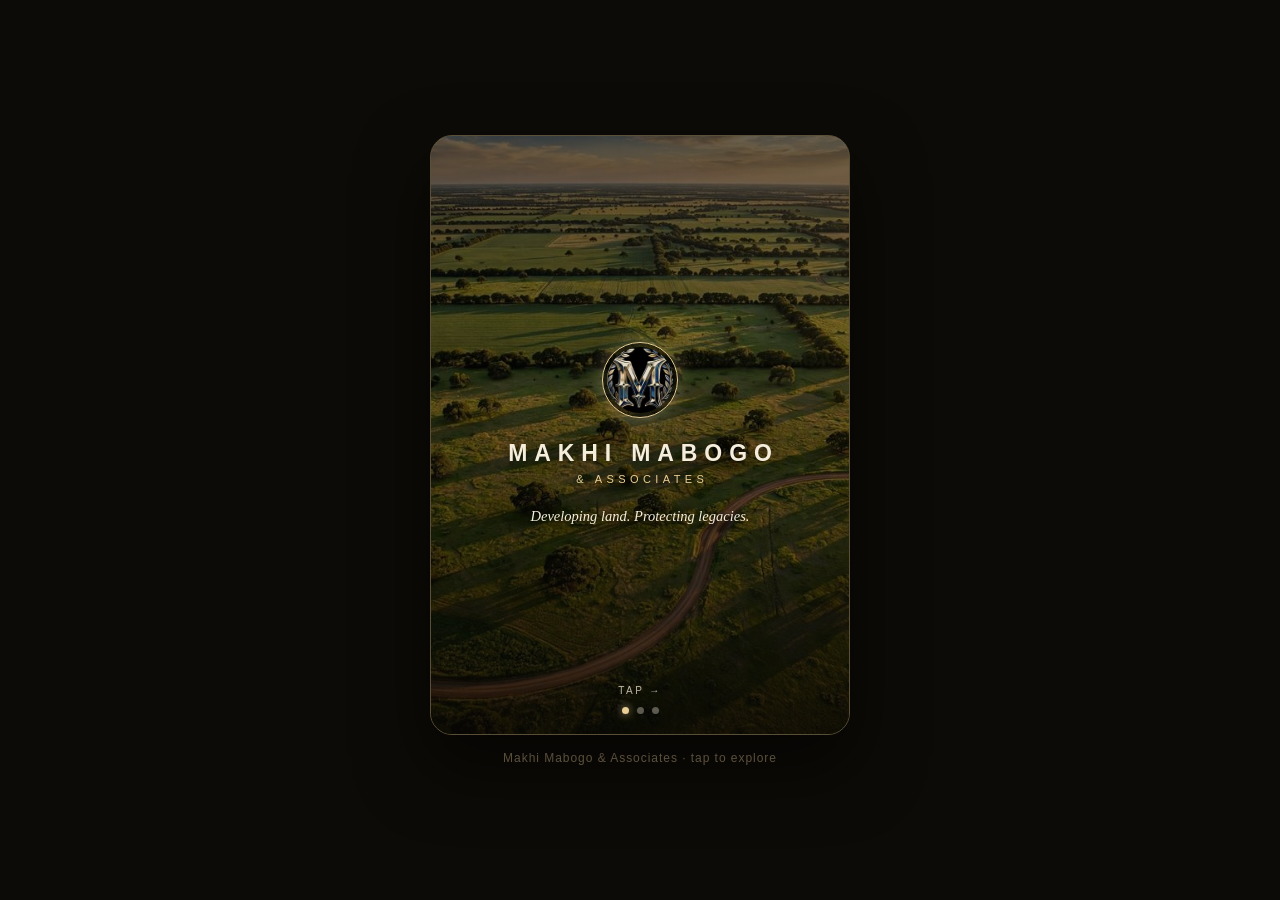
<file: card.html>
<!DOCTYPE html>
<html lang="en">
<head>
<meta charset="UTF-8">
<meta name="viewport" content="width=device-width, initial-scale=1.0">
<title>Makhi Mabogo &amp; Associates</title>
<style>
  * { margin:0; padding:0; box-sizing:border-box; -webkit-tap-highlight-color:transparent; }
  body {
    font-family: -apple-system, BlinkMacSystemFont, "Segoe UI", Roboto, Helvetica, Arial, sans-serif;
    background:#0d0b07; min-height:100vh; display:flex; align-items:center; justify-content:center;
    padding:24px 16px; color:#f5eedd;
  }
  .wrap { width:100%; max-width:420px; }
  .card { position:relative; width:100%; min-height:600px; border-radius:22px; overflow:hidden;
    cursor:pointer; box-shadow:0 30px 70px rgba(0,0,0,.6);
    border:1px solid rgba(233,206,150,.35); }
  .bg { position:absolute; inset:0; background:url("[data-uri]") center/cover no-repeat; }
  .shade { position:absolute; inset:0;
    background:linear-gradient(180deg, rgba(8,6,3,.62) 0%, rgba(8,6,3,.38) 35%, rgba(8,6,3,.55) 70%, rgba(8,6,3,.82) 100%); }
  .view { position:absolute; inset:0; display:flex; flex-direction:column; align-items:center;
    justify-content:center; text-align:center; padding:40px 30px;
    opacity:0; transform:translateX(28px); transition:opacity .5s ease, transform .5s ease;
    pointer-events:none; }
  .view.active { opacity:1; transform:none; pointer-events:auto; }
  .logo-ring { width:76px; height:76px; border-radius:50%; border:1px solid #e9ce96;
    padding:4px; background:rgba(8,6,3,.5); margin-bottom:22px;
    box-shadow:0 0 18px rgba(233,206,150,.35); }
  .logo-ring img { width:100%; height:100%; border-radius:50%; object-fit:cover; display:block; }
  .company { font-size:23px; letter-spacing:.3em; text-indent:.3em; color:#f5eedd; font-weight:600;
    margin-bottom:6px; text-shadow:0 2px 12px rgba(0,0,0,.7); }
  .company-sub { font-size:11px; letter-spacing:.4em; text-indent:.4em; color:#e9ce96;
    margin-bottom:20px; text-shadow:0 2px 8px rgba(0,0,0,.7); }
  .namerow { display:flex; align-items:center; gap:12px; width:100%; margin-bottom:12px; }
  .nameline { flex:1; height:1px; background:#e9ce96; opacity:.5; }
  .pname { font-family:'Snell Roundhand','Brush Script MT','Segoe Script','Apple Chancery','Lucida Handwriting',Georgia,serif;
    font-style:italic; font-size:16px; letter-spacing:.22em; color:#f5eedd; white-space:nowrap;
    text-shadow:0 2px 8px rgba(0,0,0,.8); }
  .prole { font-size:10.5px; letter-spacing:.2em; text-transform:uppercase; color:#e9ce96;
    line-height:2; margin-bottom:18px; text-shadow:0 2px 8px rgba(0,0,0,.8); }
  .tagline { font-family:Georgia, serif; font-style:italic; font-size:14.5px; line-height:1.6;
    color:#f5eedd; max-width:290px; text-shadow:0 2px 10px rgba(0,0,0,.85); }
  .kicker { font-size:10px; letter-spacing:.34em; text-indent:.34em; text-transform:uppercase;
    color:#e9ce96; margin-bottom:16px; text-shadow:0 2px 8px rgba(0,0,0,.8); }
  .story-title { font-family:Georgia, serif; font-style:italic; font-size:26px; color:#f5eedd;
    margin-bottom:16px; text-shadow:0 2px 12px rgba(0,0,0,.85); }
  .story { font-size:14.5px; line-height:1.75; color:#f5eedd; max-width:300px; margin-bottom:18px;
    text-shadow:0 2px 10px rgba(0,0,0,.9); }
  .story em { color:#e9ce96; }
  .creed { font-size:12px; letter-spacing:.26em; text-indent:.26em; text-transform:uppercase;
    color:#e9ce96; text-shadow:0 2px 8px rgba(0,0,0,.85); }
  .divider { width:52px; height:1px; background:#e9ce96; opacity:.7; margin:0 auto 18px; }
  .contact-row { display:flex; align-items:center; gap:12px; width:100%; padding:12px 14px;
    margin-bottom:10px; border-radius:12px; background:rgba(8,6,3,.55);
    border:1px solid rgba(233,206,150,.4); text-decoration:none; color:#f5eedd;
    transition:transform .15s ease, background .15s ease; backdrop-filter:blur(2px); }
  .contact-row:active { transform:scale(.98); background:rgba(8,6,3,.7); }
  .contact-row .icon { font-size:19px; width:28px; text-align:center; }
  .contact-row .label { font-size:10px; letter-spacing:.16em; text-transform:uppercase; color:#e9ce96; }
  .contact-row .value { font-size:15px; font-weight:600; }
  .btn-row { display:flex; gap:10px; width:100%; margin-top:6px; }
  .btn { flex:1; padding:14px 8px; border-radius:12px; font-size:14px; font-weight:700;
    text-decoration:none; text-align:center; transition:transform .15s ease; }
  .btn:active { transform:scale(.96); }
  .btn-gold { background:linear-gradient(180deg, #f0d49c, #c89f5e); color:#1c1408;
    box-shadow:0 6px 18px rgba(0,0,0,.4); }
  .btn-ghost { background:rgba(8,6,3,.5); color:#f0d49c; border:1px solid rgba(233,206,150,.55); }
  .dots { position:absolute; bottom:20px; left:0; right:0; display:flex; gap:8px; justify-content:center; z-index:5; }
  .dot { width:7px; height:7px; border-radius:50%; background:rgba(245,238,221,.35); transition:background .3s; }
  .dot.on { background:#e9ce96; box-shadow:0 0 8px rgba(233,206,150,.8); }
  .tap-hint { position:absolute; bottom:38px; left:0; right:0; text-align:center; z-index:5;
    font-size:10px; letter-spacing:.24em; text-transform:uppercase; color:rgba(245,238,221,.75);
    text-shadow:0 2px 6px rgba(0,0,0,.8); animation:pulse 2.4s ease-in-out infinite; pointer-events:none; }
  @keyframes pulse { 0%,100%{opacity:.55} 50%{opacity:1} }
  .foot { text-align:center; margin-top:16px; font-size:12px; color:#8a7a5c; letter-spacing:.08em; }
</style>
</head>
<body>
<div class="wrap">
  <div class="card" id="card">
    <div class="bg"></div><div class="shade"></div>

    <!-- VIEW 1 : greeting -->
    <div class="view active">
      <div class="logo-ring"><img src="[data-uri]" alt="Makhi Mabogo logo"></div>
      <div class="company">MAKHI MABOGO</div>
      <div class="company-sub">&amp; ASSOCIATES</div>
      <div class="tagline">Developing land. Protecting legacies.</div>
    </div>

    <!-- VIEW 2 : contact -->
    <div class="view">
      <div class="kicker">Get in touch</div>
      <a class="contact-row" href="tel:+12814108422" onclick="event.stopPropagation()">
        <span class="icon">📞</span>
        <span><span class="label">Call</span><br><span class="value">(281) 410-8422</span></span>
      </a>
      <a class="contact-row" href="mailto:makhimabogo@outlook.com" onclick="event.stopPropagation()">
        <span class="icon">✉️</span>
        <span><span class="label">Email</span><br><span class="value">makhimabogo@outlook.com</span></span>
      </a>
      <a class="contact-row" href="https://makhimabogo.com" target="_blank" rel="noopener" onclick="event.stopPropagation()">
        <span class="icon">🌐</span>
        <span><span class="label">Website</span><br><span class="value">makhimabogo.com</span></span>
      </a>
      <div class="btn-row">
        <a class="btn btn-gold" href="tel:+12814108422" onclick="event.stopPropagation()">Call Now</a>
        <a class="btn btn-ghost" href="#" onclick="event.stopPropagation();downloadVCard(event)">Save Contact</a>
      </div>
    </div>

    <!-- VIEW 3 : the story -->
    <div class="view">
      <div class="kicker">Why the name</div>
      <div class="story-title">The builder's hands.</div>
      <div class="story">In Zulu, <em>umakhi</em> means builder. In Setswana, <em>mabogo</em> means hands. Makhi Mabogo — the hands that build <em>with</em> you, not over you.</div>
      <div class="divider"></div>
      <div class="creed">Partnership, not predation.</div>
    </div>

    <div class="tap-hint" id="hint">tap →</div>
    <div class="dots" id="dots"><span class="dot on"></span><span class="dot"></span><span class="dot"></span></div>
  </div>
  <div class="foot">Makhi Mabogo &amp; Associates · tap to explore</div>
</div>
<script>
var views = document.querySelectorAll('.view');
var dots = document.querySelectorAll('.dot');
var hint = document.getElementById('hint');
var idx = 0;
var labels = ['tap →', 'tap →', 'tap ↺'];
document.getElementById('card').addEventListener('click', function(){
  views[idx].classList.remove('active'); dots[idx].classList.remove('on');
  idx = (idx + 1) % views.length;
  views[idx].classList.add('active'); dots[idx].classList.add('on');
  hint.textContent = labels[idx];
});
function downloadVCard(e){
  e.preventDefault();
  var vcard = "BEGIN:VCARD\r\nVERSION:3.0\r\nFN:Makhi Mabogo & Associates\r\nORG:Makhi Mabogo & Associates\r\nTITLE:Real Estate Development Consulting\r\nTEL;TYPE=WORK,VOICE:(281) 410-8422\r\nEMAIL;TYPE=WORK:makhimabogo@outlook.com\r\nURL:https://makhimabogo.com\r\nADR;TYPE=WORK:;;Houston;TX;;USA\r\nEND:VCARD";
  var blob = new Blob([vcard], {type:"text/vcard"});
  var a = document.createElement("a");
  a.href = URL.createObjectURL(blob);
  a.download = "Makhi-Mabogo-Associates.vcf";
  document.body.appendChild(a); a.click();
  setTimeout(function(){ URL.revokeObjectURL(a.href); a.remove(); }, 500);
}
</script>
</body>
</html>
</file>
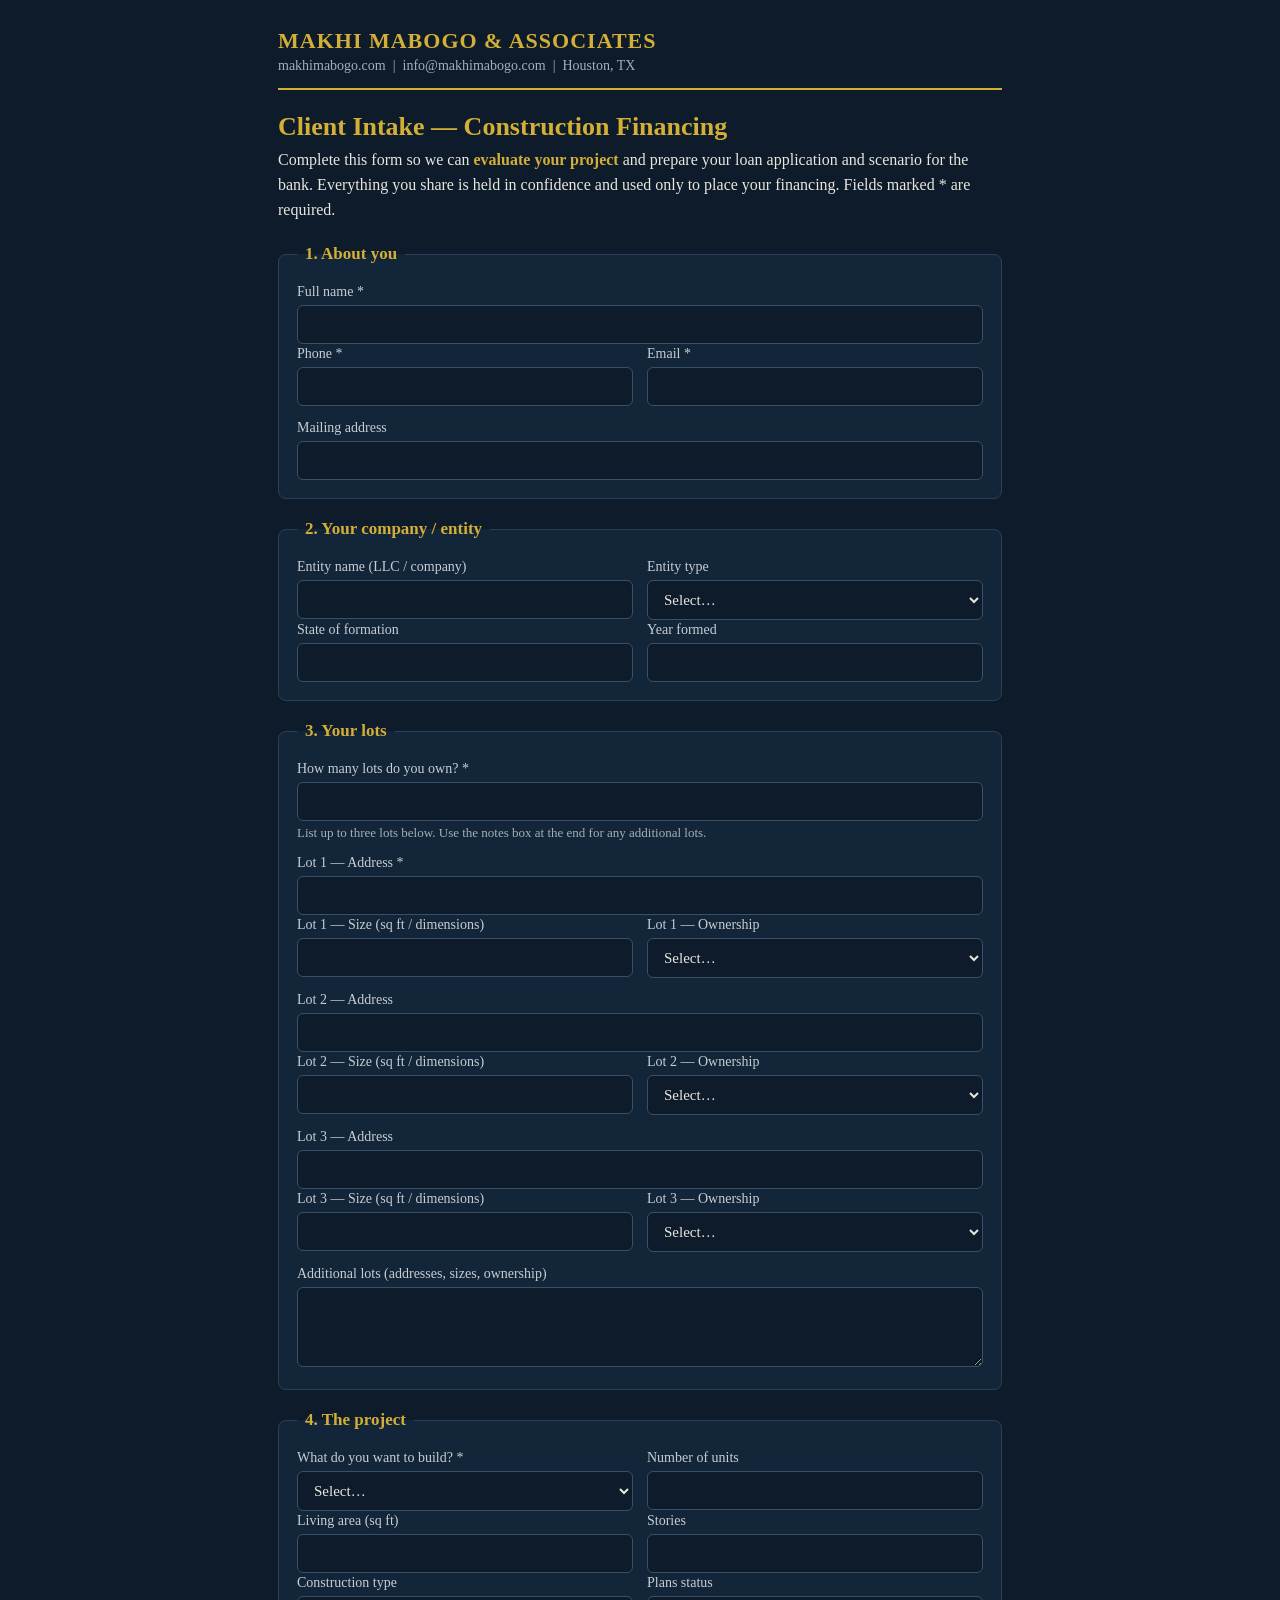
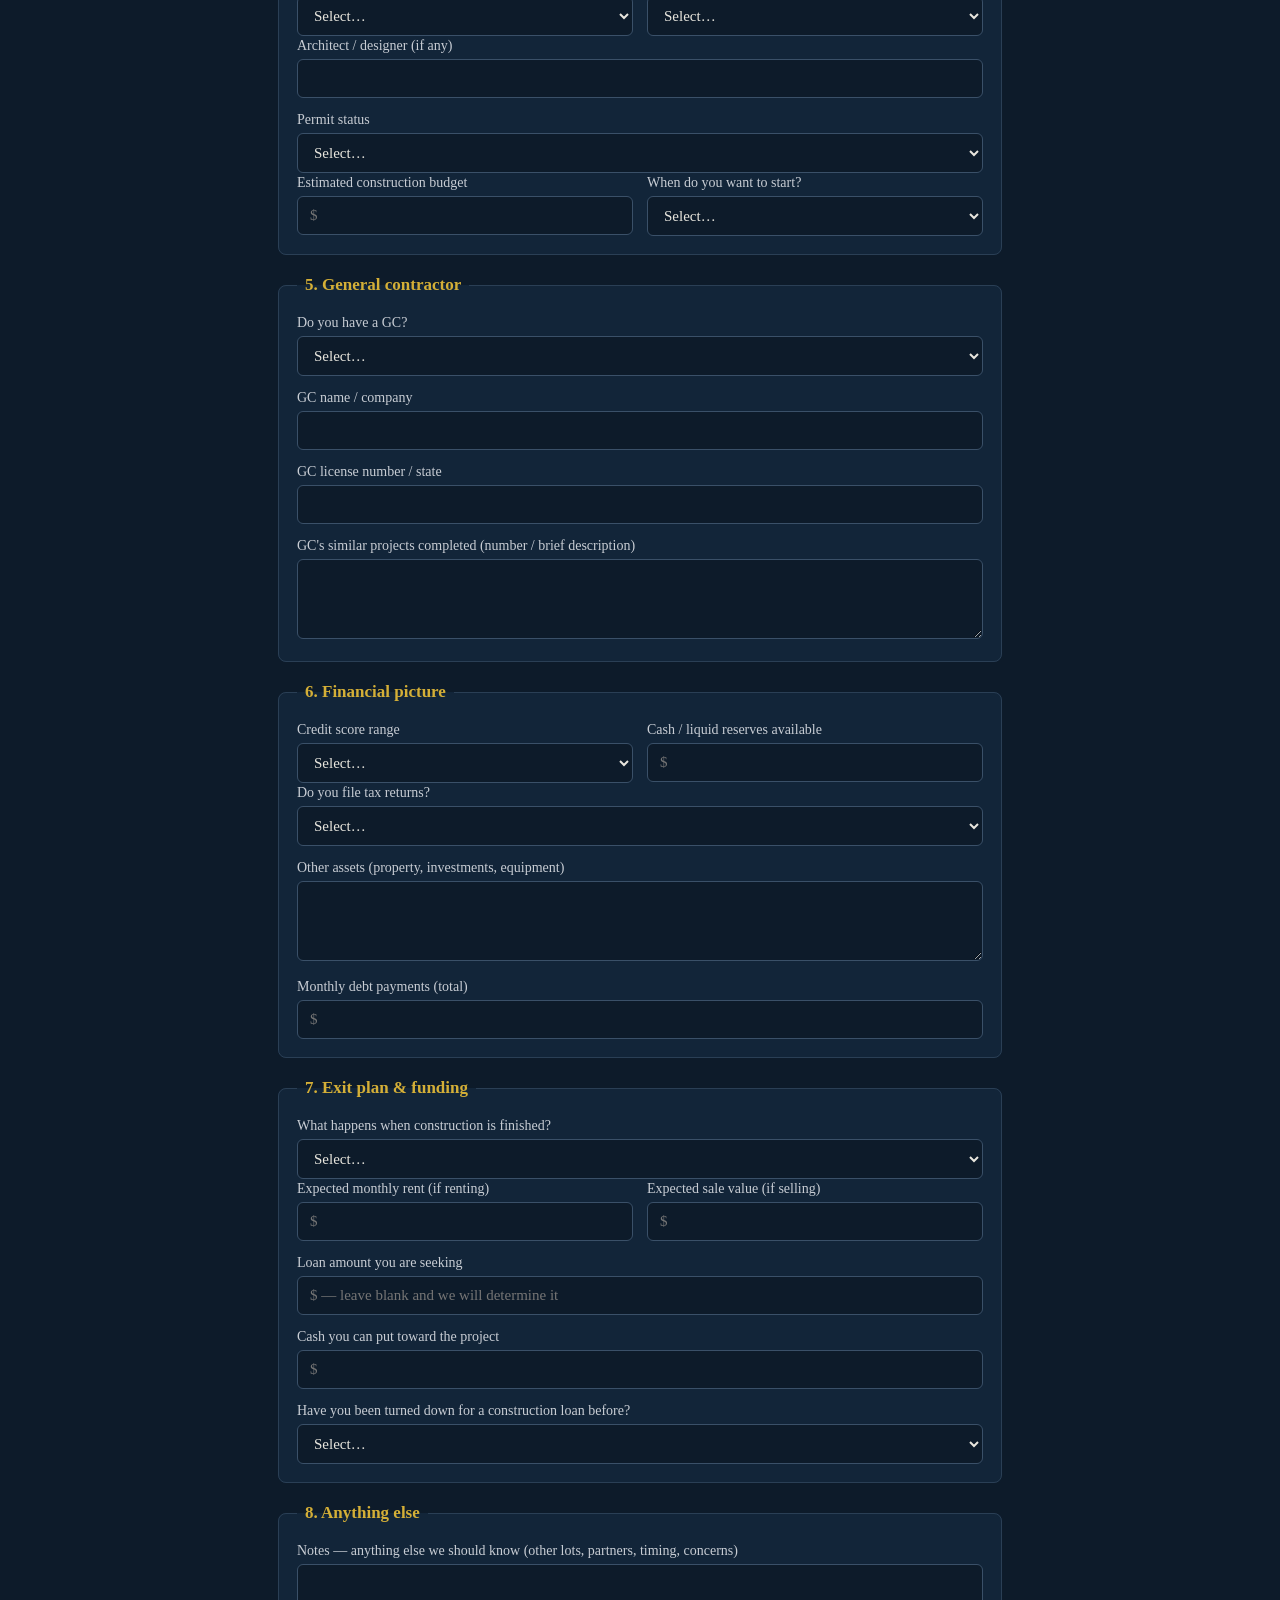
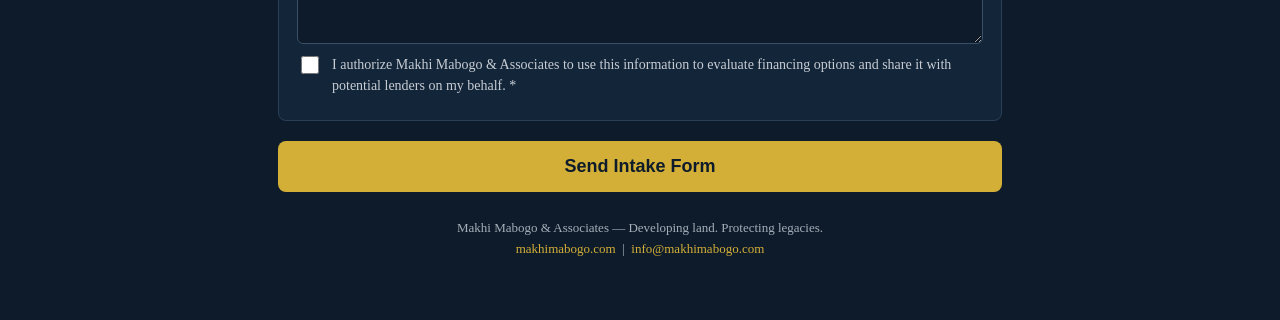
<file: Client intake form.html>
<!DOCTYPE html>
<html lang="en">
<head>
<meta charset="UTF-8">
<meta name="viewport" content="width=device-width, initial-scale=1.0">
<title>Client Intake — Construction Financing | Makhi Mabogo &amp; Associates</title>
<style>
  * { box-sizing: border-box; }
  body { margin: 0; background: #0d1b2a; color: #e8e6de; font-family: Georgia, 'Times New Roman', serif; }
  .wrap { max-width: 760px; margin: 0 auto; padding: 28px 18px 60px; }
  header { border-bottom: 2px solid #d4af37; padding-bottom: 14px; margin-bottom: 22px; }
  header .brand { color: #d4af37; font-size: 22px; letter-spacing: 1px; font-weight: bold; }
  header .sub { color: #a5afb9; font-size: 14px; margin-top: 4px; }
  h1 { font-size: 26px; color: #d4af37; margin: 0 0 6px; }
  .intro { color: #e8e6de; font-size: 16px; line-height: 1.55; margin: 0 0 22px; }
  .intro b { color: #d4af37; }
  fieldset { border: 1px solid #2a3f55; border-radius: 8px; padding: 18px; margin: 0 0 20px; background: #122539; }
  legend { color: #d4af37; font-size: 17px; font-weight: bold; padding: 0 8px; }
  label { display: block; font-size: 14px; color: #c8cdd4; margin: 14px 0 5px; }
  label:first-of-type { margin-top: 2px; }
  input[type=text], input[type=tel], input[type=email], input[type=number], input[type=date], select, textarea {
    width: 100%; padding: 10px 12px; font-size: 15px; color: #e8e6de;
    background: #0d1b2a; border: 1px solid #3a5068; border-radius: 6px; font-family: inherit;
  }
  input:focus, select:focus, textarea:focus { outline: none; border-color: #d4af37; }
  textarea { min-height: 80px; resize: vertical; }
  .row { display: flex; gap: 14px; }
  .row > div { flex: 1; min-width: 0; }
  .hint { font-size: 13px; color: #a5afb9; margin-top: 4px; }
  .check { display: flex; gap: 10px; align-items: flex-start; margin: 6px 0; }
  .check input { width: 18px; height: 18px; margin-top: 2px; flex-shrink: 0; }
  .check span { font-size: 14px; color: #c8cdd4; line-height: 1.5; }
  button { display: block; width: 100%; padding: 15px; font-size: 18px; font-weight: bold;
    color: #0d1b2a; background: #d4af37; border: none; border-radius: 8px; cursor: pointer; margin-top: 8px; }
  button:hover { background: #e0bd4a; }
  footer { text-align: center; color: #a5afb9; font-size: 13px; margin-top: 26px; line-height: 1.6; }
  footer a { color: #d4af37; text-decoration: none; }
</style>
</head>
<body>
<div class="wrap">
<header>
  <div class="brand">MAKHI MABOGO &amp; ASSOCIATES</div>
  <div class="sub">makhimabogo.com &nbsp;|&nbsp; info@makhimabogo.com &nbsp;|&nbsp; Houston, TX</div>
</header>

<h1>Client Intake — Construction Financing</h1>
<p class="intro">Complete this form so we can <b>evaluate your project</b> and prepare your loan application and scenario for the bank. Everything you share is held in confidence and used only to place your financing. Fields marked * are required.</p>

<form action="https://formsubmit.co/info@makhimabogo.com" method="POST">
  <input type="hidden" name="_subject" value="New Client Intake — Construction Financing">
  <input type="hidden" name="_template" value="table">

  <fieldset>
    <legend>1. About you</legend>
    <label for="full_name">Full name *</label>
    <input type="text" id="full_name" name="full_name" required>
    <div class="row">
      <div>
        <label for="phone">Phone *</label>
        <input type="tel" id="phone" name="phone" required>
      </div>
      <div>
        <label for="email">Email *</label>
        <input type="email" id="email" name="email" required>
      </div>
    </div>
    <label for="mailing_address">Mailing address</label>
    <input type="text" id="mailing_address" name="mailing_address">
  </fieldset>

  <fieldset>
    <legend>2. Your company / entity</legend>
    <div class="row">
      <div>
        <label for="entity_name">Entity name (LLC / company)</label>
        <input type="text" id="entity_name" name="entity_name">
      </div>
      <div>
        <label for="entity_type">Entity type</label>
        <select id="entity_type" name="entity_type">
          <option value="">Select…</option>
          <option>LLC</option>
          <option>Corporation</option>
          <option>Sole Proprietor</option>
          <option>Trust</option>
          <option>Partnership</option>
          <option>Not formed yet</option>
          <option>Other</option>
        </select>
      </div>
    </div>
    <div class="row">
      <div>
        <label for="entity_state">State of formation</label>
        <input type="text" id="entity_state" name="entity_state">
      </div>
      <div>
        <label for="entity_formed">Year formed</label>
        <input type="text" id="entity_formed" name="entity_formed">
      </div>
    </div>
  </fieldset>

  <fieldset>
    <legend>3. Your lots</legend>
    <label for="lots_count">How many lots do you own? *</label>
    <input type="number" id="lots_count" name="lots_count" min="1" required>
    <p class="hint">List up to three lots below. Use the notes box at the end for any additional lots.</p>
    <label for="lot_1_address">Lot 1 — Address *</label>
    <input type="text" id="lot_1_address" name="lot_1_address" required>
    <div class="row">
      <div>
        <label for="lot_1_size">Lot 1 — Size (sq ft / dimensions)</label>
        <input type="text" id="lot_1_size" name="lot_1_size">
      </div>
      <div>
        <label for="lot_1_ownership">Lot 1 — Ownership</label>
        <select id="lot_1_ownership" name="lot_1_ownership">
          <option value="">Select…</option>
          <option>Owned free and clear</option>
          <option>Has a mortgage / lien</option>
          <option>Under contract to buy</option>
          <option>Other</option>
        </select>
      </div>
    </div>
    <label for="lot_2_address">Lot 2 — Address</label>
    <input type="text" id="lot_2_address" name="lot_2_address">
    <div class="row">
      <div>
        <label for="lot_2_size">Lot 2 — Size (sq ft / dimensions)</label>
        <input type="text" id="lot_2_size" name="lot_2_size">
      </div>
      <div>
        <label for="lot_2_ownership">Lot 2 — Ownership</label>
        <select id="lot_2_ownership" name="lot_2_ownership">
          <option value="">Select…</option>
          <option>Owned free and clear</option>
          <option>Has a mortgage / lien</option>
          <option>Under contract to buy</option>
          <option>Other</option>
        </select>
      </div>
    </div>
    <label for="lot_3_address">Lot 3 — Address</label>
    <input type="text" id="lot_3_address" name="lot_3_address">
    <div class="row">
      <div>
        <label for="lot_3_size">Lot 3 — Size (sq ft / dimensions)</label>
        <input type="text" id="lot_3_size" name="lot_3_size">
      </div>
      <div>
        <label for="lot_3_ownership">Lot 3 — Ownership</label>
        <select id="lot_3_ownership" name="lot_3_ownership">
          <option value="">Select…</option>
          <option>Owned free and clear</option>
          <option>Has a mortgage / lien</option>
          <option>Under contract to buy</option>
          <option>Other</option>
        </select>
      </div>
    </div>
    <label for="additional_lots">Additional lots (addresses, sizes, ownership)</label>
    <textarea id="additional_lots" name="additional_lots"></textarea>
  </fieldset>

  <fieldset>
    <legend>4. The project</legend>
    <div class="row">
      <div>
        <label for="project_type">What do you want to build? *</label>
        <select id="project_type" name="project_type" required>
          <option value="">Select…</option>
          <option>Duplex (2 units)</option>
          <option>Triplex (3 units)</option>
          <option>Fourplex (4 units)</option>
          <option>Single-family home</option>
          <option>Multifamily (5+ units)</option>
          <option>Other</option>
        </select>
      </div>
      <div>
        <label for="units">Number of units</label>
        <input type="number" id="units" name="units" min="1">
      </div>
    </div>
    <div class="row">
      <div>
        <label for="living_sqft">Living area (sq ft)</label>
        <input type="text" id="living_sqft" name="living_sqft">
      </div>
      <div>
        <label for="stories">Stories</label>
        <input type="number" id="stories" name="stories" min="1">
      </div>
    </div>
    <div class="row">
      <div>
        <label for="construction_type">Construction type</label>
        <select id="construction_type" name="construction_type">
          <option value="">Select…</option>
          <option>New ground-up construction</option>
          <option>Major renovation / rehab</option>
          <option>Addition</option>
          <option>Other</option>
        </select>
      </div>
      <div>
        <label for="plans_status">Plans status</label>
        <select id="plans_status" name="plans_status">
          <option value="">Select…</option>
          <option>Plans complete</option>
          <option>Plans in progress</option>
          <option>No plans yet</option>
        </select>
      </div>
    </div>
    <label for="architect">Architect / designer (if any)</label>
    <input type="text" id="architect" name="architect">
    <label for="permit_status">Permit status</label>
    <select id="permit_status" name="permit_status">
      <option value="">Select…</option>
      <option>Permit issued</option>
      <option>Permit applied for</option>
      <option>Not applied yet</option>
      <option>Not sure</option>
    </select>
    <div class="row">
      <div>
        <label for="est_budget">Estimated construction budget</label>
        <input type="text" id="est_budget" name="est_budget" placeholder="$">
      </div>
      <div>
        <label for="timeline">When do you want to start?</label>
        <select id="timeline" name="timeline">
          <option value="">Select…</option>
          <option>Ready now</option>
          <option>1–3 months</option>
          <option>3–6 months</option>
          <option>6+ months</option>
        </select>
      </div>
    </div>
  </fieldset>

  <fieldset>
    <legend>5. General contractor</legend>
    <label for="gc_status">Do you have a GC?</label>
    <select id="gc_status" name="gc_status">
      <option value="">Select…</option>
      <option>GC selected</option>
      <option>GC candidates in mind</option>
      <option>No GC yet — need one</option>
    </select>
    <label for="gc_name">GC name / company</label>
    <input type="text" id="gc_name" name="gc_name">
    <label for="gc_license">GC license number / state</label>
    <input type="text" id="gc_license" name="gc_license">
    <label for="gc_experience">GC's similar projects completed (number / brief description)</label>
    <textarea id="gc_experience" name="gc_experience"></textarea>
  </fieldset>

  <fieldset>
    <legend>6. Financial picture</legend>
    <div class="row">
      <div>
        <label for="credit_range">Credit score range</label>
        <select id="credit_range" name="credit_range">
          <option value="">Select…</option>
          <option>750+</option>
          <option>700–749</option>
          <option>680–699</option>
          <option>650–679</option>
          <option>Below 650</option>
          <option>Prefer not to say</option>
        </select>
      </div>
      <div>
        <label for="liquid_reserves">Cash / liquid reserves available</label>
        <input type="text" id="liquid_reserves" name="liquid_reserves" placeholder="$">
      </div>
    </div>
    <label for="tax_returns">Do you file tax returns?</label>
    <select id="tax_returns" name="tax_returns">
      <option value="">Select…</option>
      <option>Yes</option>
      <option>No</option>
    </select>
    <label for="other_assets">Other assets (property, investments, equipment)</label>
    <textarea id="other_assets" name="other_assets"></textarea>
    <label for="monthly_debt">Monthly debt payments (total)</label>
    <input type="text" id="monthly_debt" name="monthly_debt" placeholder="$">
  </fieldset>

  <fieldset>
    <legend>7. Exit plan &amp; funding</legend>
    <label for="exit_strategy">What happens when construction is finished?</label>
    <select id="exit_strategy" name="exit_strategy">
      <option value="">Select…</option>
      <option>Rent it out and hold</option>
      <option>Sell it</option>
      <option>Move in / owner-occupy</option>
      <option>Undecided</option>
    </select>
    <div class="row">
      <div>
        <label for="expected_rent">Expected monthly rent (if renting)</label>
        <input type="text" id="expected_rent" name="expected_rent" placeholder="$">
      </div>
      <div>
        <label for="expected_sale_value">Expected sale value (if selling)</label>
        <input type="text" id="expected_sale_value" name="expected_sale_value" placeholder="$">
      </div>
    </div>
    <label for="loan_amount">Loan amount you are seeking</label>
    <input type="text" id="loan_amount" name="loan_amount" placeholder="$ — leave blank and we will determine it">
    <label for="equity_available">Cash you can put toward the project</label>
    <input type="text" id="equity_available" name="equity_available" placeholder="$">
    <label for="prior_denial">Have you been turned down for a construction loan before?</label>
    <select id="prior_denial" name="prior_denial">
      <option value="">Select…</option>
      <option>No</option>
      <option>Yes</option>
    </select>
  </fieldset>

  <fieldset>
    <legend>8. Anything else</legend>
    <label for="notes">Notes — anything else we should know (other lots, partners, timing, concerns)</label>
    <textarea id="notes" name="notes"></textarea>
    <label class="check">
      <input type="checkbox" name="consent" value="yes" required>
      <span>I authorize Makhi Mabogo &amp; Associates to use this information to evaluate financing options and share it with potential lenders on my behalf. *</span>
    </label>
  </fieldset>

  <button type="submit">Send Intake Form</button>
</form>

<footer>
  Makhi Mabogo &amp; Associates — Developing land. Protecting legacies.<br>
  <a href="https://makhimabogo.com">makhimabogo.com</a> &nbsp;|&nbsp; <a href="mailto:info@makhimabogo.com">info@makhimabogo.com</a>
</footer>
</div>
</body>
</html>
</file>
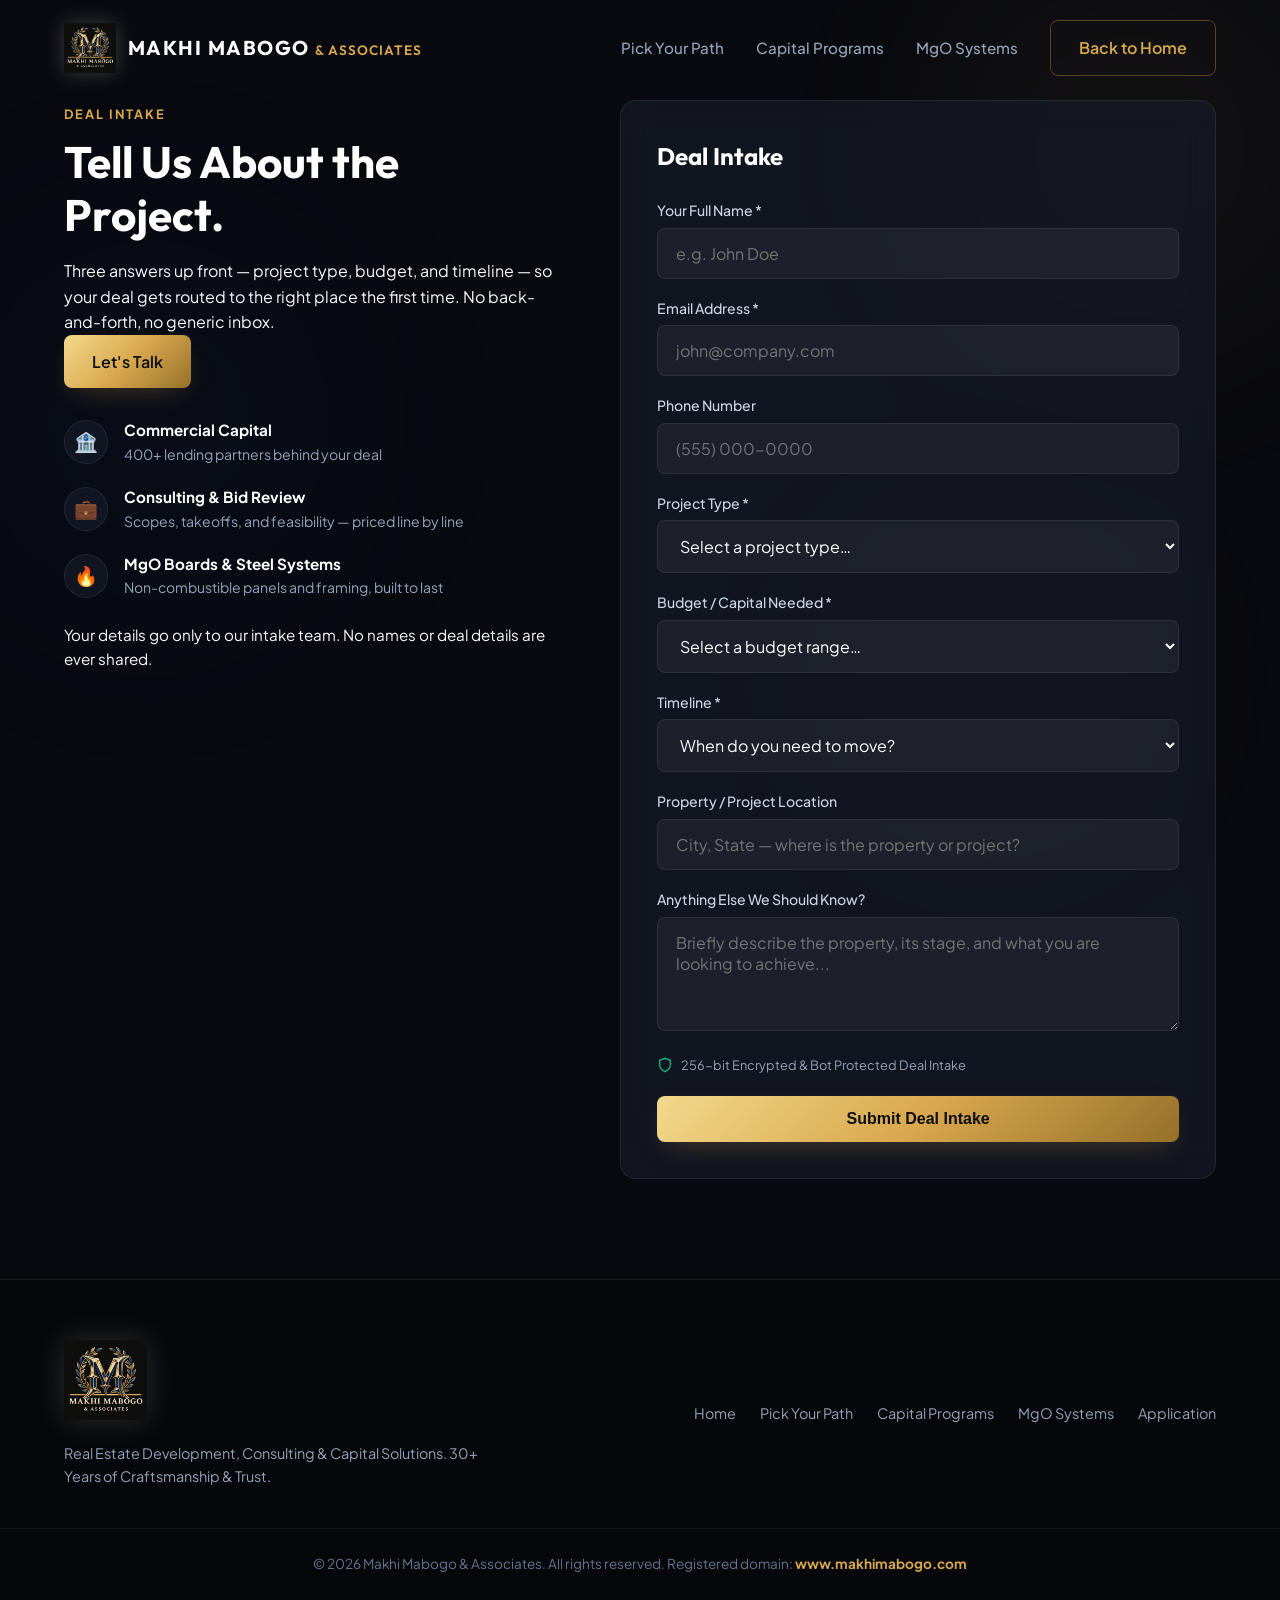
<file: deal-intake.html>
<!DOCTYPE html>
<html lang="en">
<head>
  <meta charset="UTF-8" />
  <meta name="viewport" content="width=device-width, initial-scale=1.0" />
  <title>Deal Intake | Makhi Mabogo & Associates</title>
  <meta name="description" content="Start a deal intake with Makhi Mabogo & Associates — project type, budget, and timeline. Commercial capital, consulting, and MgO building systems." />
  <meta name="referrer" content="strict-origin-when-cross-origin" />
  <meta name="robots" content="index, follow" />
  <link rel="preconnect" href="https://fonts.googleapis.com" />
  <link rel="preconnect" href="https://fonts.gstatic.com" crossorigin />
  <link href="https://fonts.googleapis.com/css2?family=Outfit:wght@300;400;500;600;700;800&family=Plus+Jakarta+Sans:wght@300;400;500;600;700&display=swap" rel="stylesheet" />
  <link rel="icon" type="image/png" href="assets/favicon.png" />
  <link rel="stylesheet" href="styles.css" />
  <link rel="manifest" href="manifest.json" />
  <meta name="theme-color" content="#0a1730" />
  <style>.form-status{min-height:1.5em;margin-top:.75rem;font-size:.95rem;color:#d9a84e}</style>
</head>
<body>

  <!-- Background Ambient Glows -->
  <div class="glow-orb orb-1"></div>
  <div class="glow-orb orb-2"></div>
  <div class="glow-orb orb-3"></div>

  <!-- Navigation -->
  <header class="navbar" id="navbar">
    <div class="nav-container">
      <a href="index.html" class="brand-logo">
        <img src="assets/logo.png" alt="Makhi Mabogo & Associates Logo" class="brand-logo-img" />
        <span class="brand-text">MAKHI MABOGO <span class="brand-subtext">& ASSOCIATES</span></span>
      </a>
      <nav class="nav-links">
        <a href="index.html#pathways">Pick Your Path</a>
        <a href="index.html#loan-programs">Capital Programs</a>
        <a href="index.html#sustainable">MgO Systems</a>
        <a href="index.html" class="btn btn-outline nav-btn">Back to Home</a>
      </nav>
      <button class="mobile-toggle" id="mobile-toggle" aria-label="Toggle navigation">
        <span></span>
        <span></span>
        <span></span>
      </button>
    </div>
    <!-- Mobile Menu -->
    <div class="mobile-menu" id="mobile-menu">
      <div class="mobile-menu-title">MENU</div>
      <a href="index.html#pathways" class="mobile-link">Pick Your Path</a>
      <a href="index.html#loan-programs" class="mobile-link">Capital Programs</a>
      <a href="index.html#sustainable" class="mobile-link">MgO Systems</a>
      <a href="index.html" class="btn btn-gold w-full text-center">Back to Home</a>
    </div>
  </header>

  <!-- Deal Intake Section -->
  <section class="section contact-section" id="deal-intake">
    <div class="container">
      <div class="contact-wrapper">
        <div class="contact-info">
          <div class="section-tag">DEAL INTAKE</div>
          <h2 class="section-title">Tell Us About the Project.</h2>
          <p class="paragraph">
            Three answers up front — project type, budget, and timeline — so your deal gets routed to the right place the first time. No back-and-forth, no generic inbox.
          </p>
          <p>
            <a href="tel:+17133251289" class="btn btn-gold">Let's Talk</a>
          </p>
          <div class="contact-details">
            <div class="contact-item">
              <div class="icon-circle">🏦</div>
              <div>
                <strong>Commercial Capital</strong>
                <p>400+ lending partners behind your deal</p>
              </div>
            </div>
            <div class="contact-item">
              <div class="icon-circle">💼</div>
              <div>
                <strong>Consulting &amp; Bid Review</strong>
                <p>Scopes, takeoffs, and feasibility — priced line by line</p>
              </div>
            </div>
            <div class="contact-item">
              <div class="icon-circle">🔥</div>
              <div>
                <strong>MgO Boards &amp; Steel Systems</strong>
                <p>Non-combustible panels and framing, built to last</p>
              </div>
            </div>
          </div>
          <p class="paragraph" style="margin-top: 1.5rem; font-size: 0.95rem;">
            Your details go only to our intake team. No names or deal details are ever shared.
          </p>
        </div>

        <div class="contact-form-glass">
          <form id="deal-intake-form" name="deal-intake" method="POST" action="https://formsubmit.co/info@makhimabogo.com">
            <!-- Hidden inputs for FormSubmit delivery & bot trap -->
            <input type="hidden" name="_subject" value="New Deal Intake — makhimabogo.com" />
            <input type="hidden" name="_template" value="table" />
            <input type="hidden" name="_captcha" value="false" />
            <p style="display: none;">
              <label>Don’t fill this out if you're human: <input type="text" name="_honey" tabindex="-1" autocomplete="off" /></label>
            </p>

            <h3 class="form-heading">Deal Intake</h3>
            <div class="form-group">
              <label for="intake-name">Your Full Name *</label>
              <input type="text" id="intake-name" name="name" class="form-input" placeholder="e.g. John Doe" required />
            </div>
            <div class="form-group">
              <label for="intake-email">Email Address *</label>
              <input type="email" id="intake-email" name="email" class="form-input" placeholder="john@company.com" required />
            </div>
            <div class="form-group">
              <label for="intake-phone">Phone Number</label>
              <input type="tel" id="intake-phone" name="phone" class="form-input" placeholder="(555) 000-0000" />
            </div>
            <div class="form-group">
              <label for="intake-type">Project Type *</label>
              <select id="intake-type" name="project_type" class="form-input" required>
                <option value="" selected disabled>Select a project type…</option>
                <option>Commercial development</option>
                <option>Multifamily or 4plex</option>
                <option>Fix-and-flip</option>
                <option>Ground-up construction</option>
                <option>Refinance or cash-out</option>
                <option>MgO boards &amp; materials</option>
                <option>Consulting, scope, or bid review</option>
                <option>Other</option>
              </select>
            </div>
            <div class="form-group">
              <label for="intake-budget">Budget / Capital Needed *</label>
              <select id="intake-budget" name="budget" class="form-input" required>
                <option value="" selected disabled>Select a budget range…</option>
                <option>Under $100,000</option>
                <option>$100,000 – $500,000</option>
                <option>$500,000 – $1M</option>
                <option>$1M – $5M</option>
                <option>$5M – $20M</option>
                <option>$20M+</option>
                <option>Not sure yet — need guidance</option>
              </select>
            </div>
            <div class="form-group">
              <label for="intake-timeline">Timeline *</label>
              <select id="intake-timeline" name="timeline" class="form-input" required>
                <option value="" selected disabled>When do you need to move?</option>
                <option>Immediately (0–30 days)</option>
                <option>1–3 months</option>
                <option>3–6 months</option>
                <option>6–12 months</option>
                <option>12+ months — still exploring</option>
              </select>
            </div>
            <div class="form-group">
              <label for="intake-location">Property / Project Location</label>
              <input type="text" id="intake-location" name="location" class="form-input" placeholder="City, State — where is the property or project?" />
            </div>
            <div class="form-group">
              <label for="intake-message">Anything Else We Should Know?</label>
              <textarea id="intake-message" name="message" class="form-input form-textarea" rows="4" placeholder="Briefly describe the property, its stage, and what you are looking to achieve..."></textarea>
            </div>

            <!-- Security & Privacy Guarantee -->
            <div class="form-security-badge">
              <svg viewBox="0 0 24 24" fill="none" stroke="currentColor" stroke-width="2"><path d="M12 22s8-4 8-10V5l-8-3-8 3v7c0 6 8 10 8 10z"/></svg>
              <span>256-bit Encrypted & Bot Protected Deal Intake</span>
            </div>

            <button type="submit" class="btn btn-gold w-full">Submit Deal Intake</button>
            <div class="form-success-msg" id="form-success">
              ✅ Thank you! Your intake has been received. Makhi Mabogo will review your deal details and follow up promptly.
            </div>
          </form>
        </div>
      </div>
    </div>
  </section>

  <!-- Footer -->
  <footer class="footer">
    <div class="container footer-content">
      <div class="footer-brand">
        <img src="assets/logo.png" alt="Makhi Mabogo & Associates" class="footer-logo-img" />
        <p>Real Estate Development, Consulting & Capital Solutions. 30+ Years of Craftsmanship & Trust.</p>
      </div>
      <div class="footer-links">
        <a href="index.html">Home</a>
        <a href="index.html#pathways">Pick Your Path</a>
        <a href="index.html#loan-programs">Capital Programs</a>
        <a href="index.html#sustainable">MgO Systems</a>
        <a href="loan-application.html">Application</a>
      </div>
    </div>
    <div class="footer-bottom text-center">
      <p>© 2026 Makhi Mabogo & Associates. All rights reserved. Registered domain: <span class="gold-text">www.makhimabogo.com</span></p>
    </div>
  </footer>

  <script src="app.js"></script>
</body>
</html>
</file>
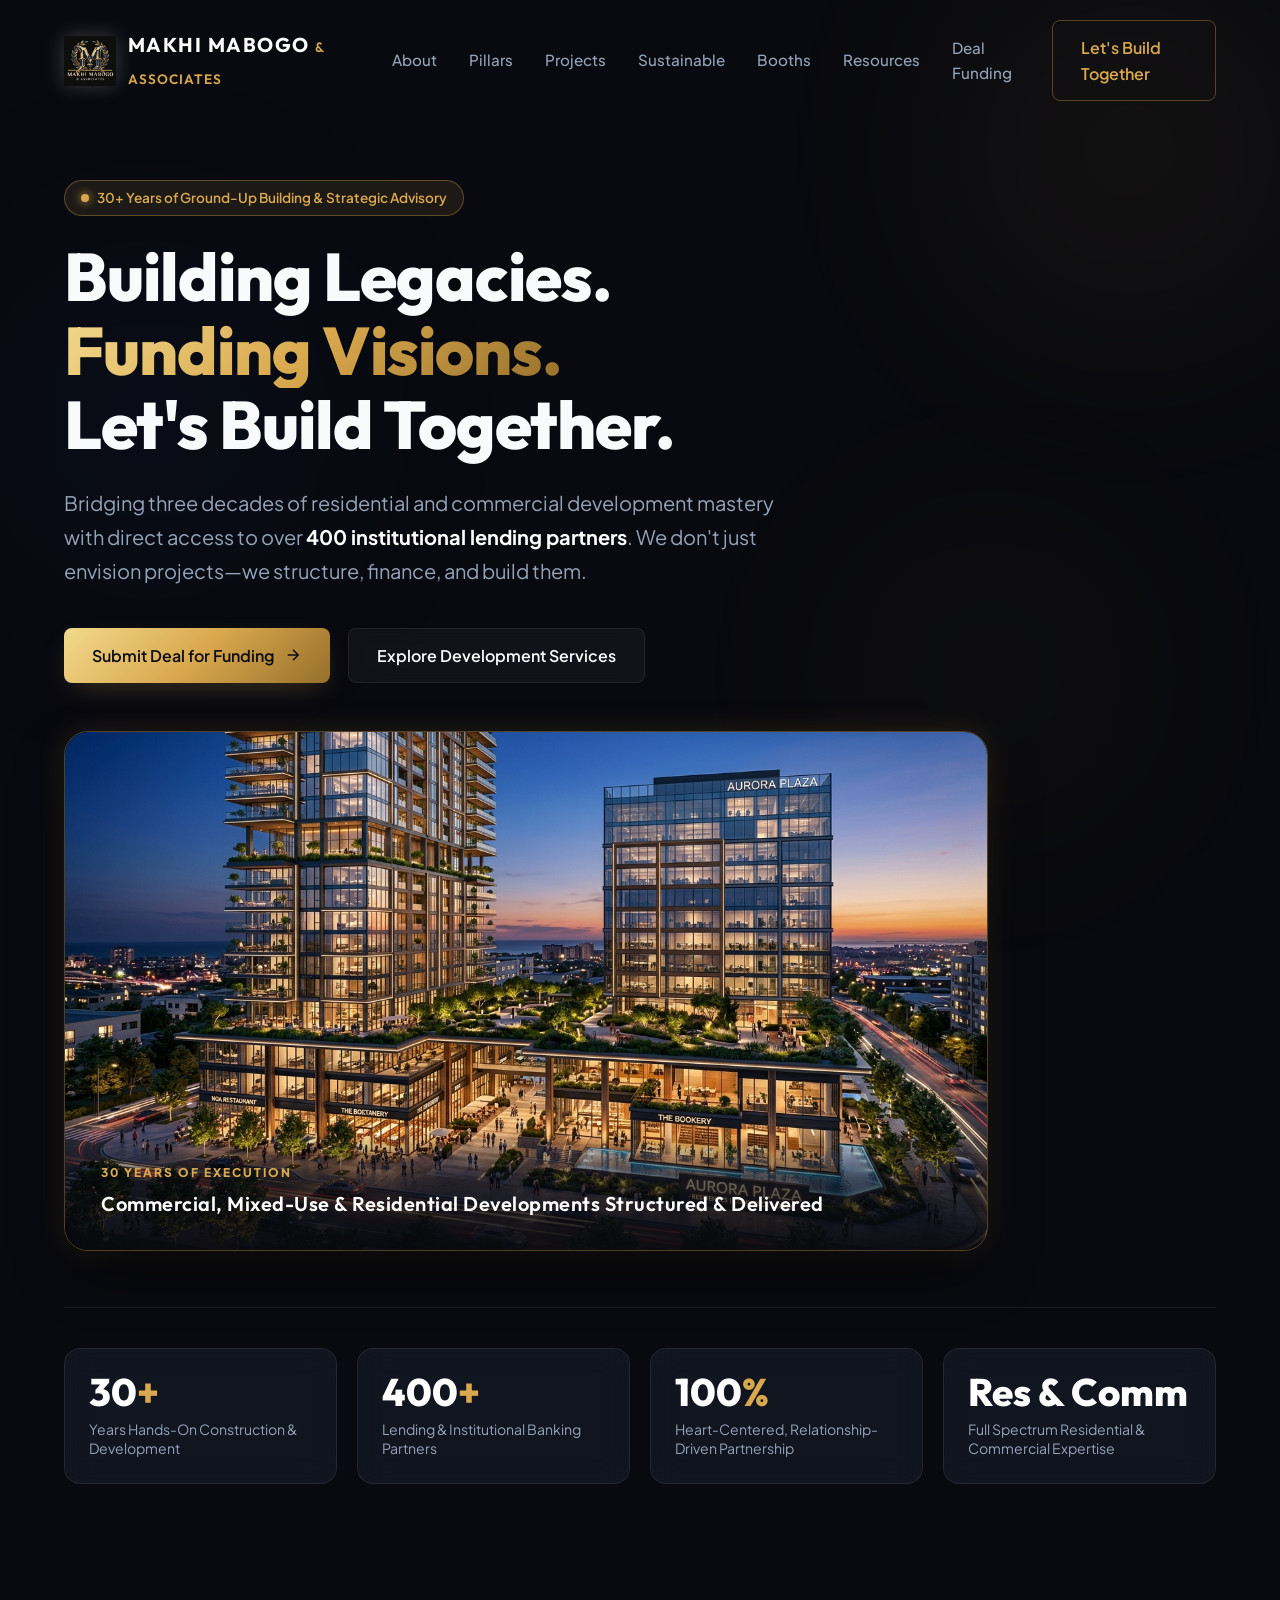
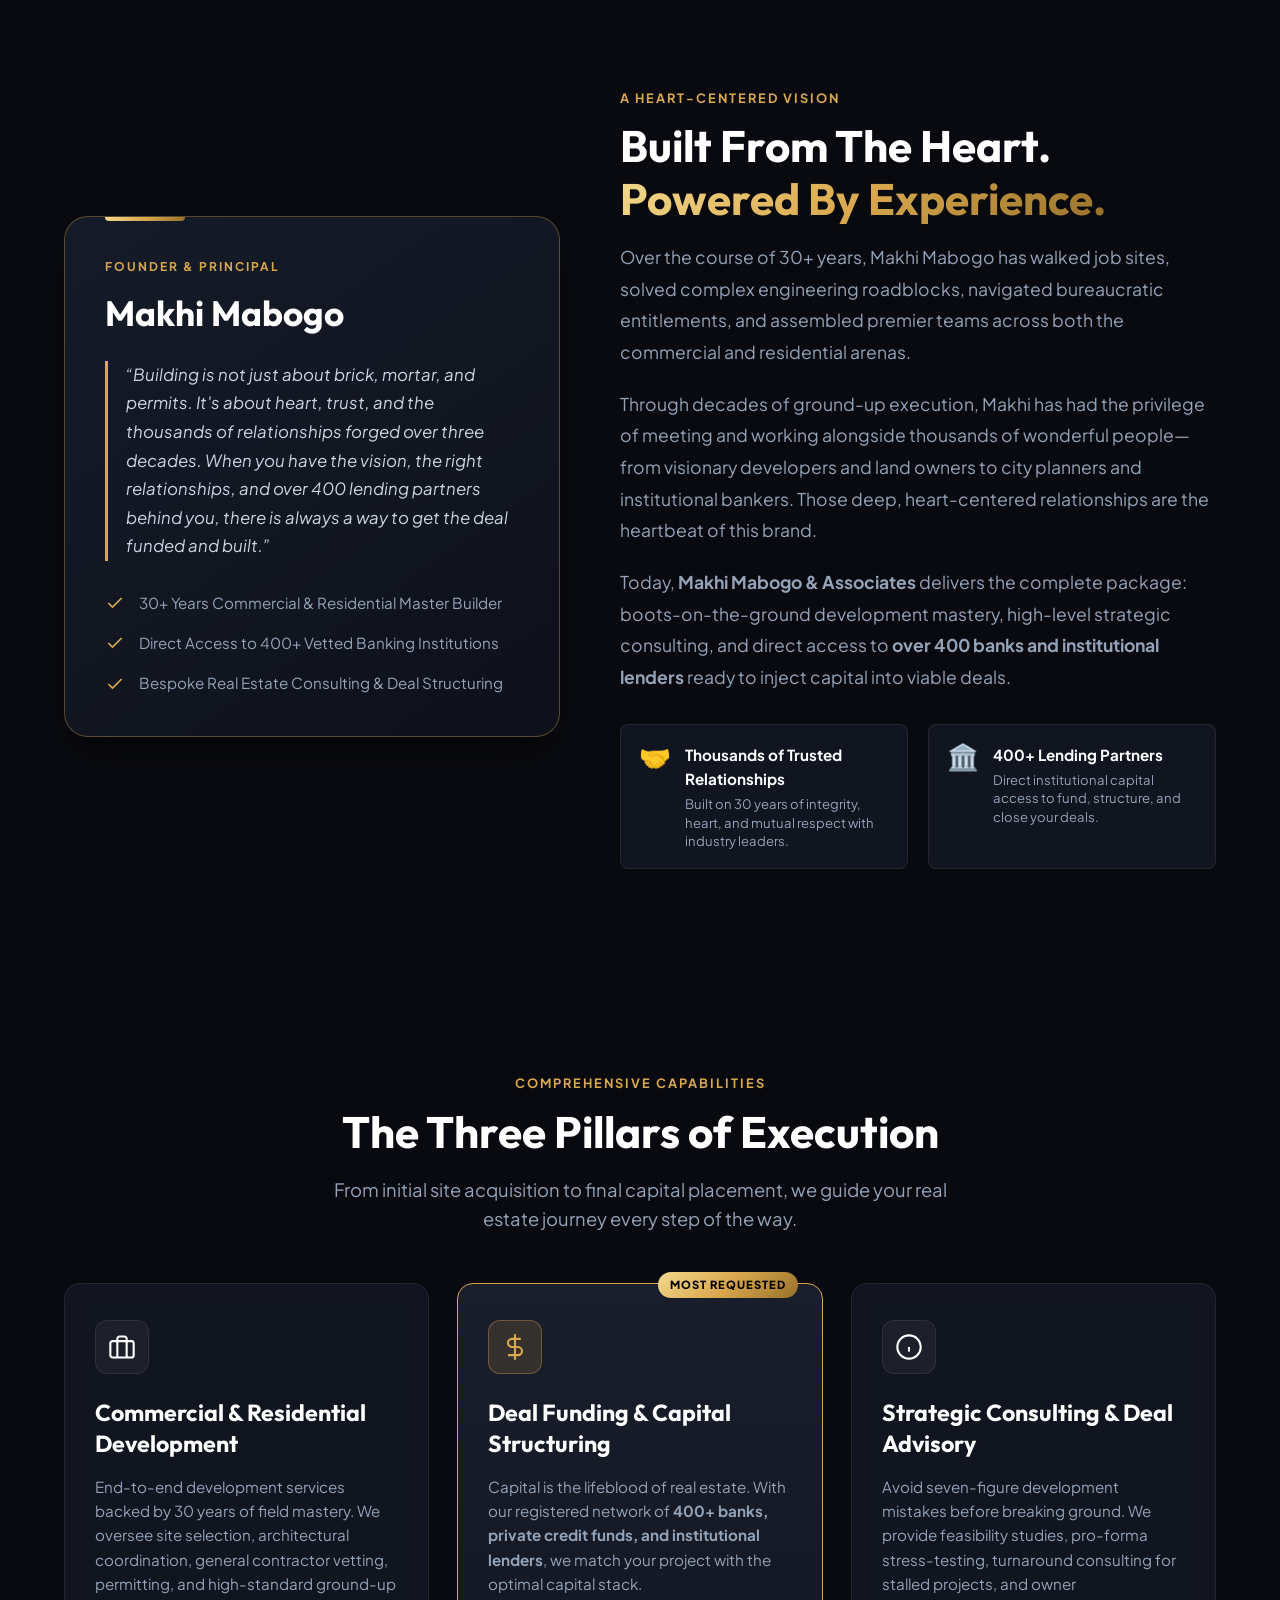
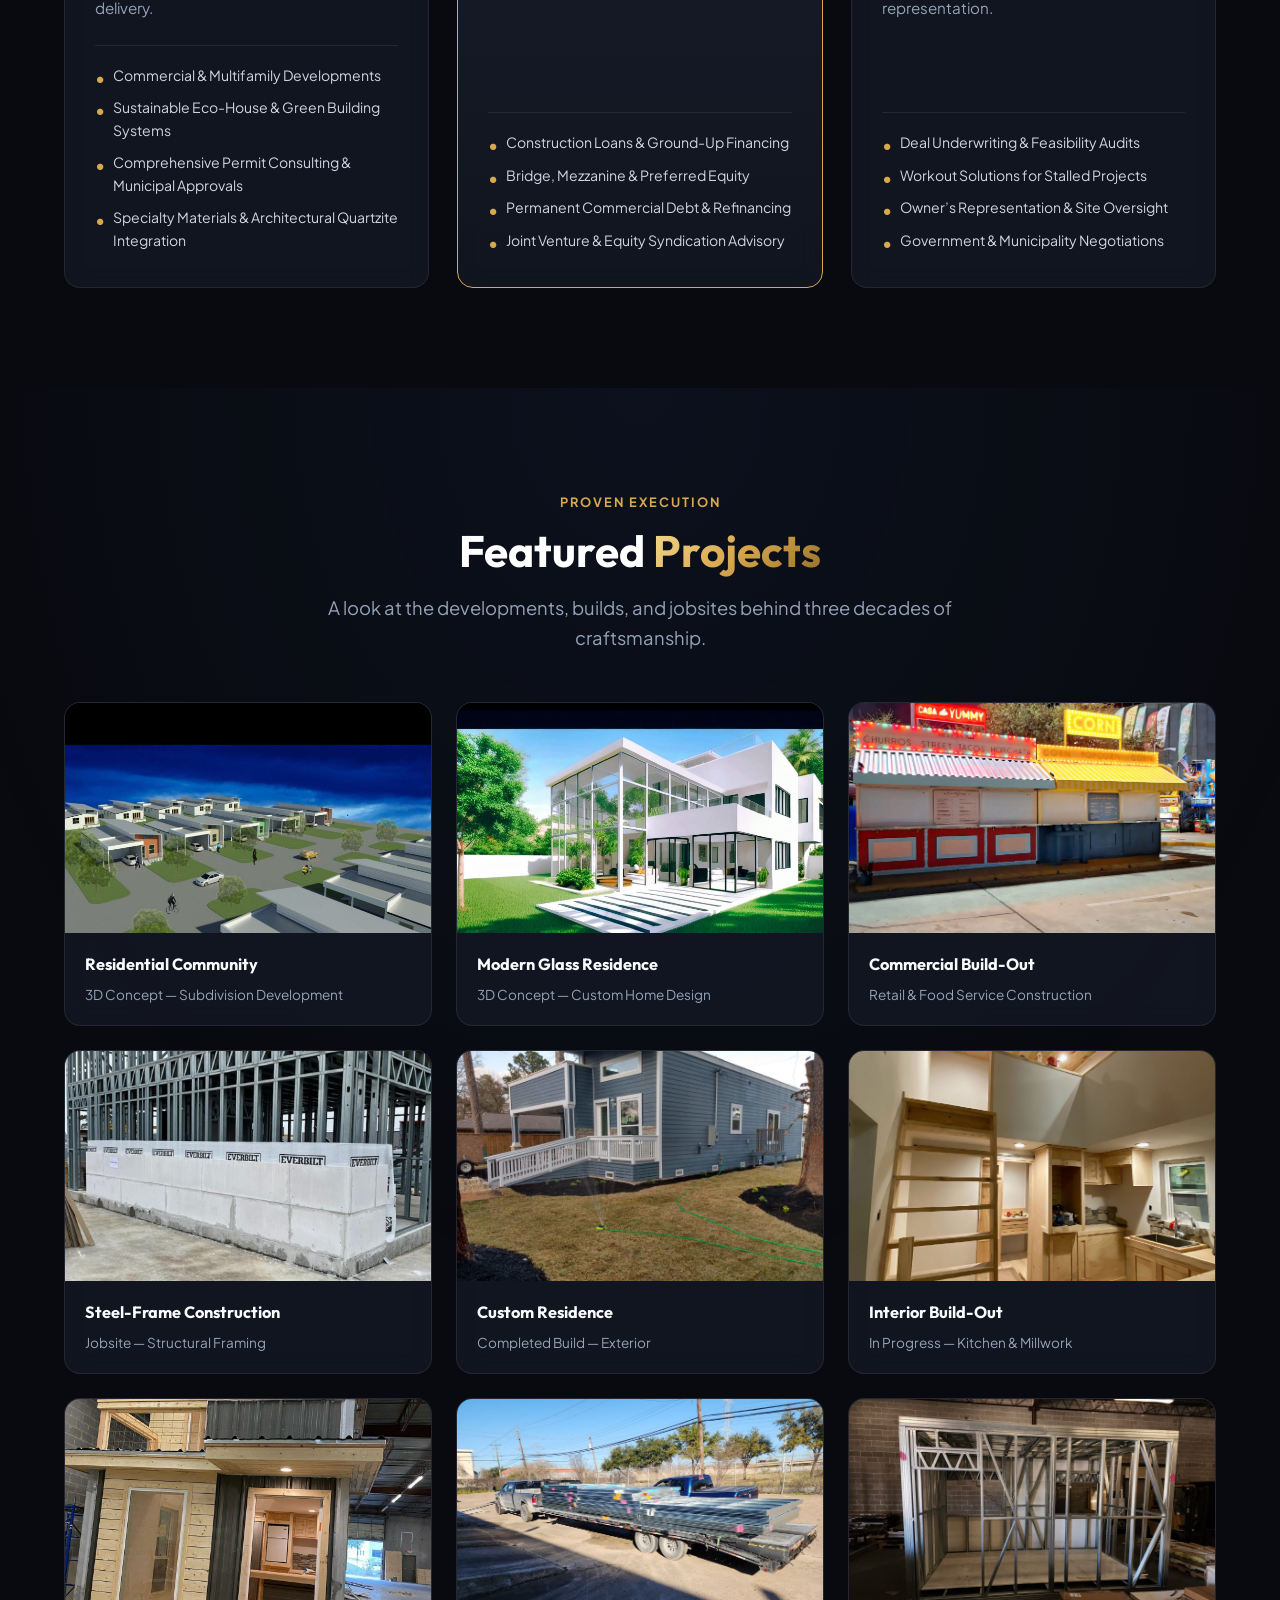
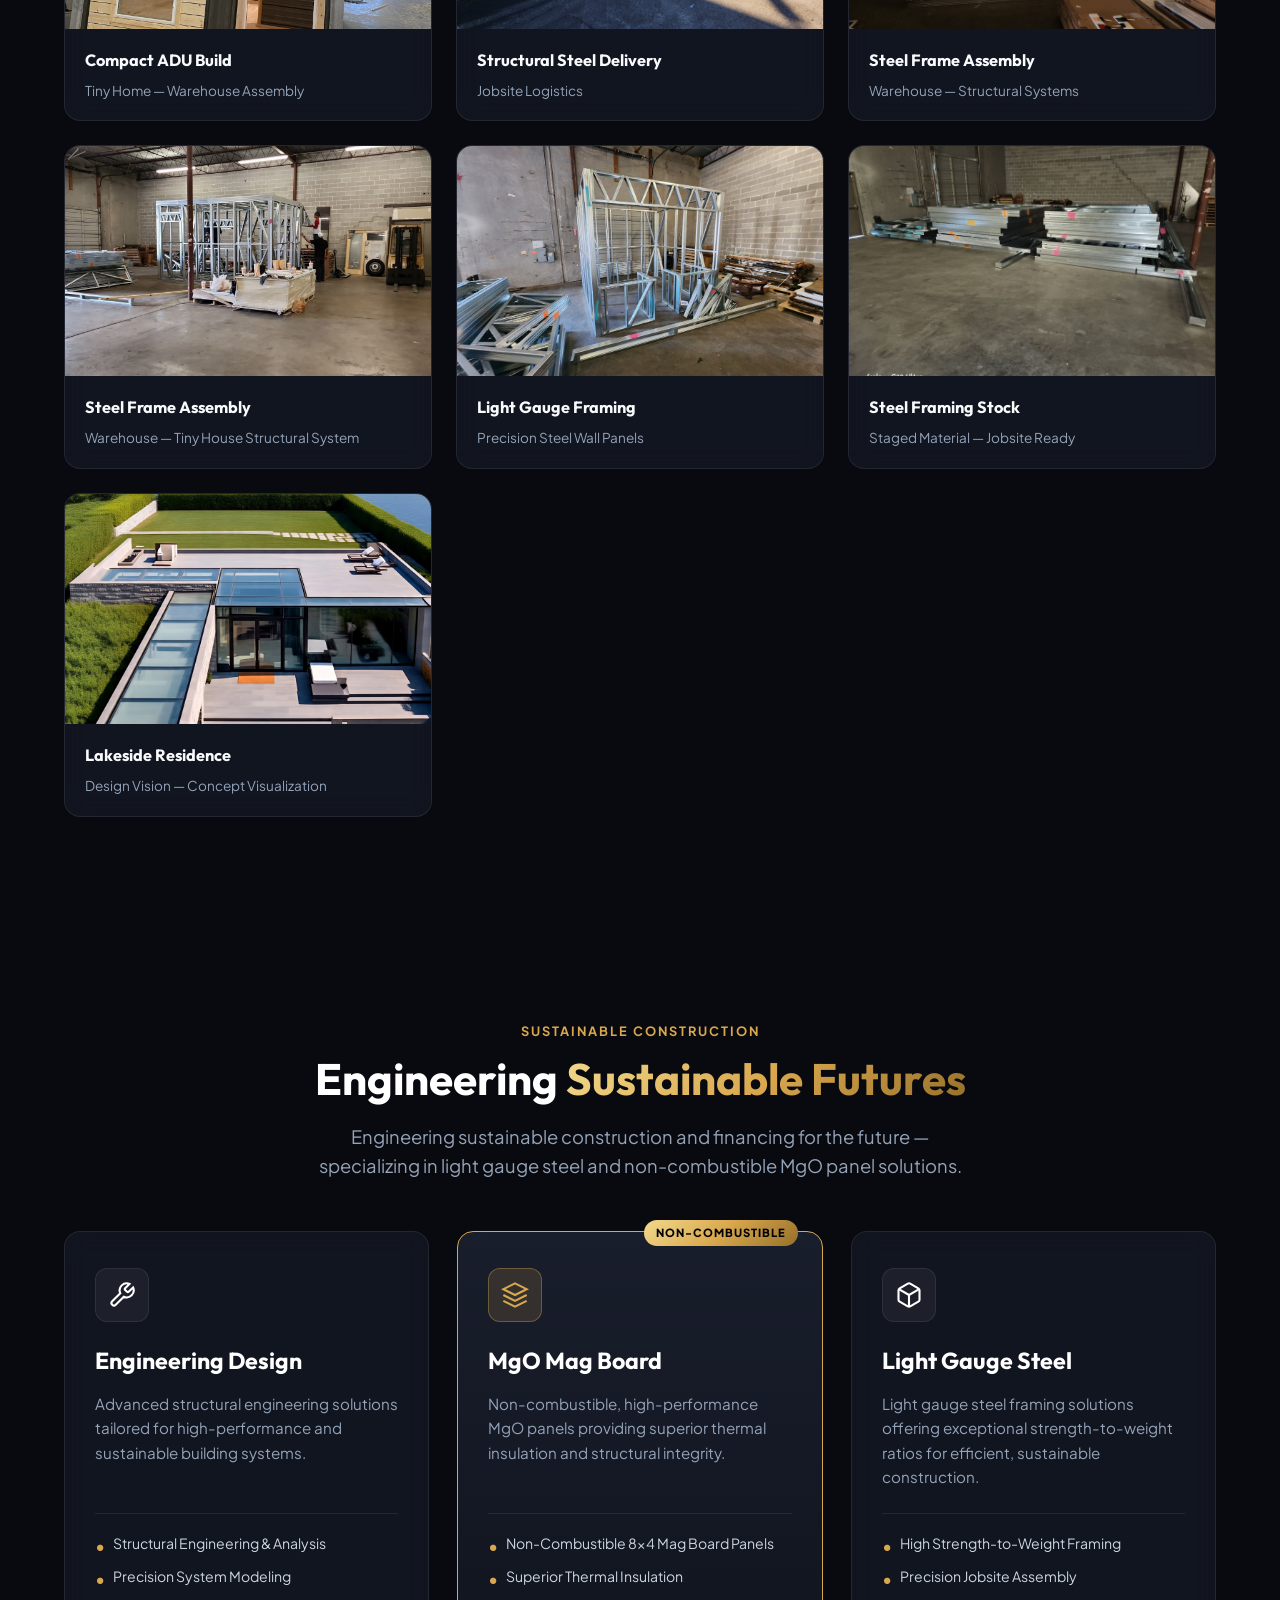
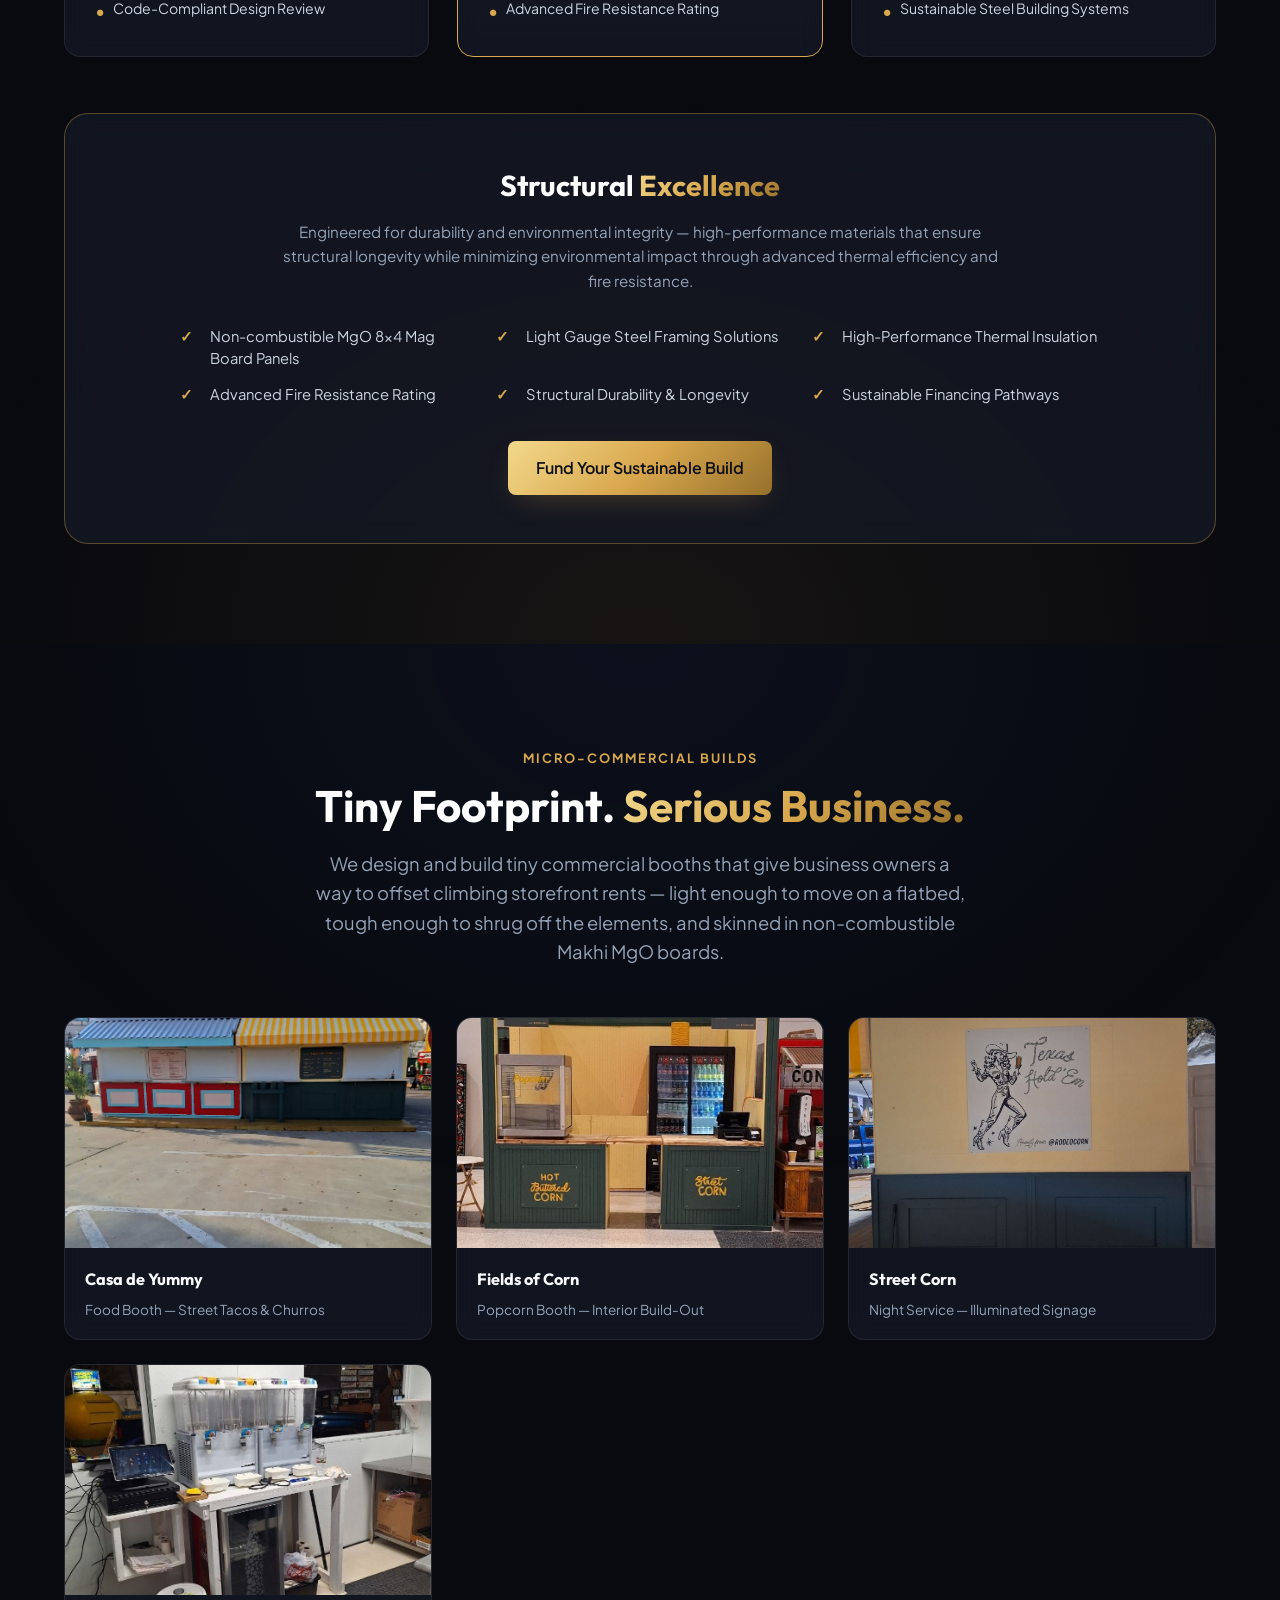
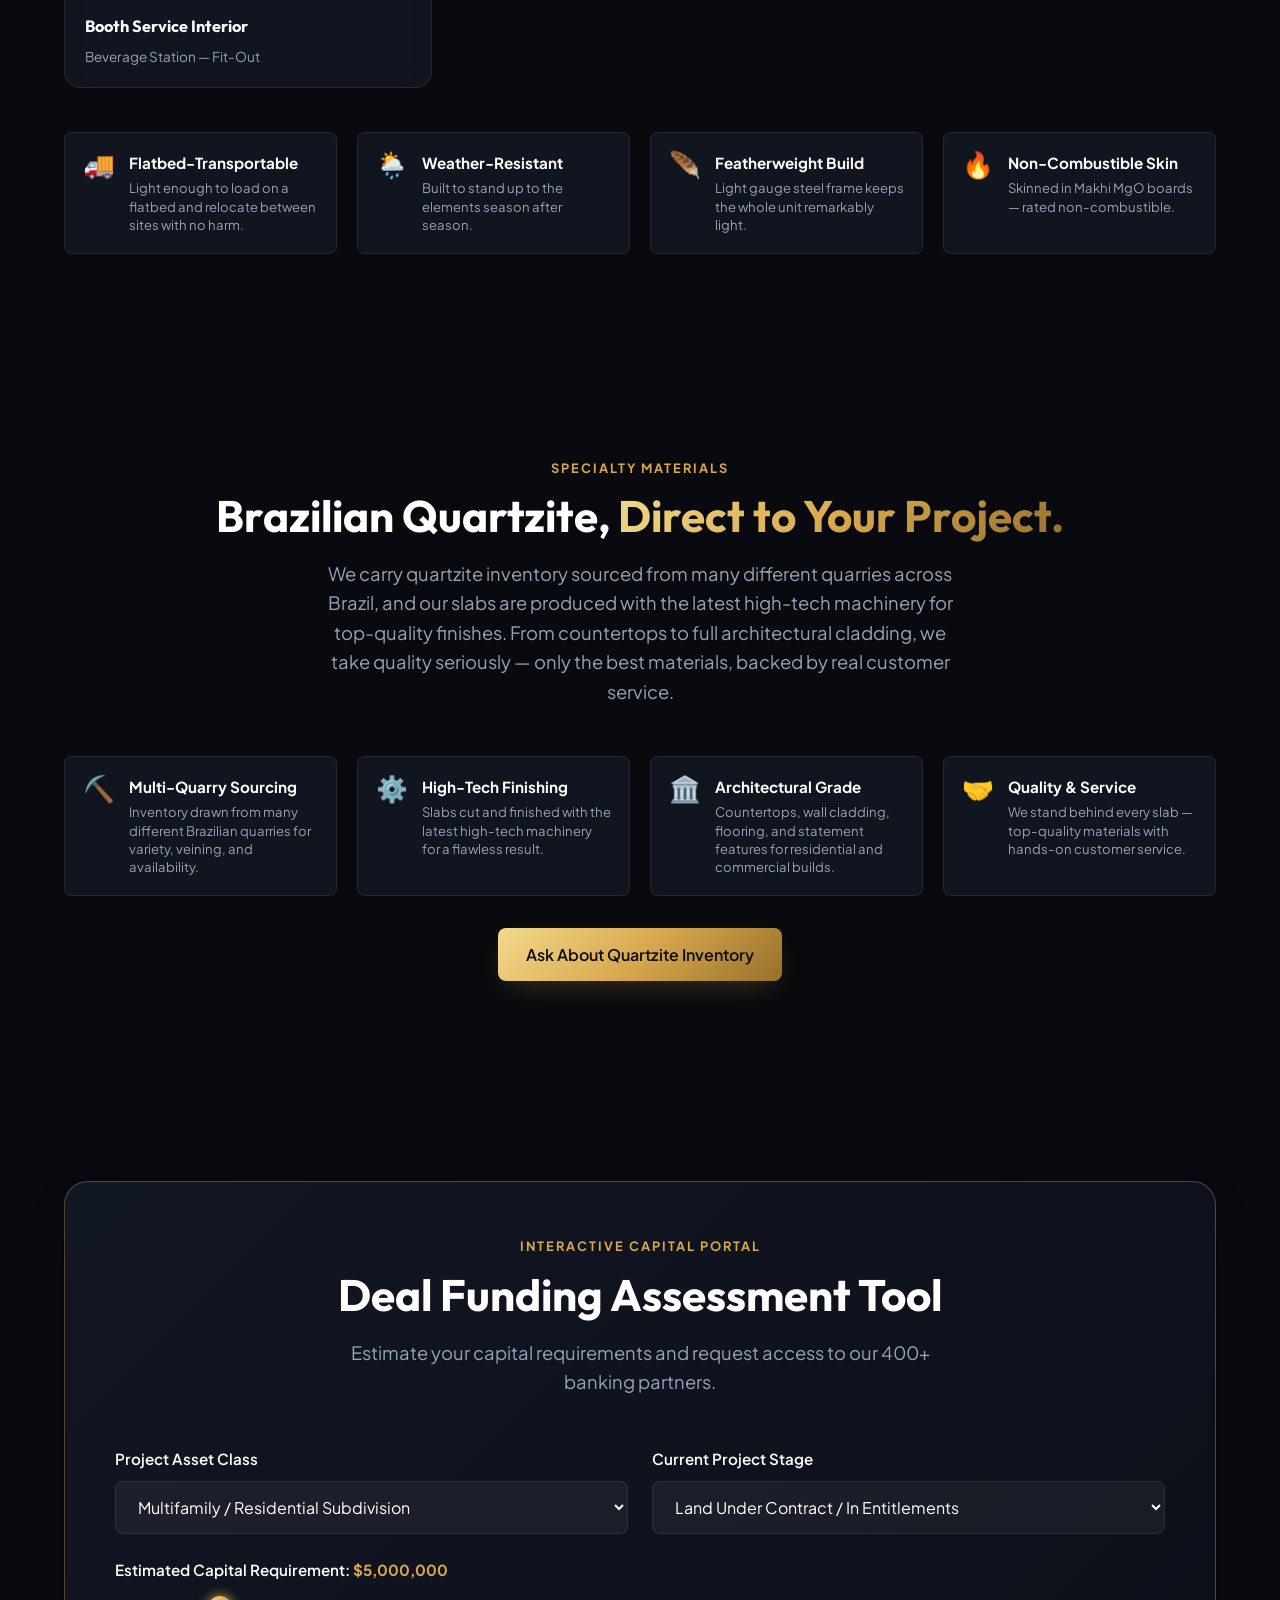
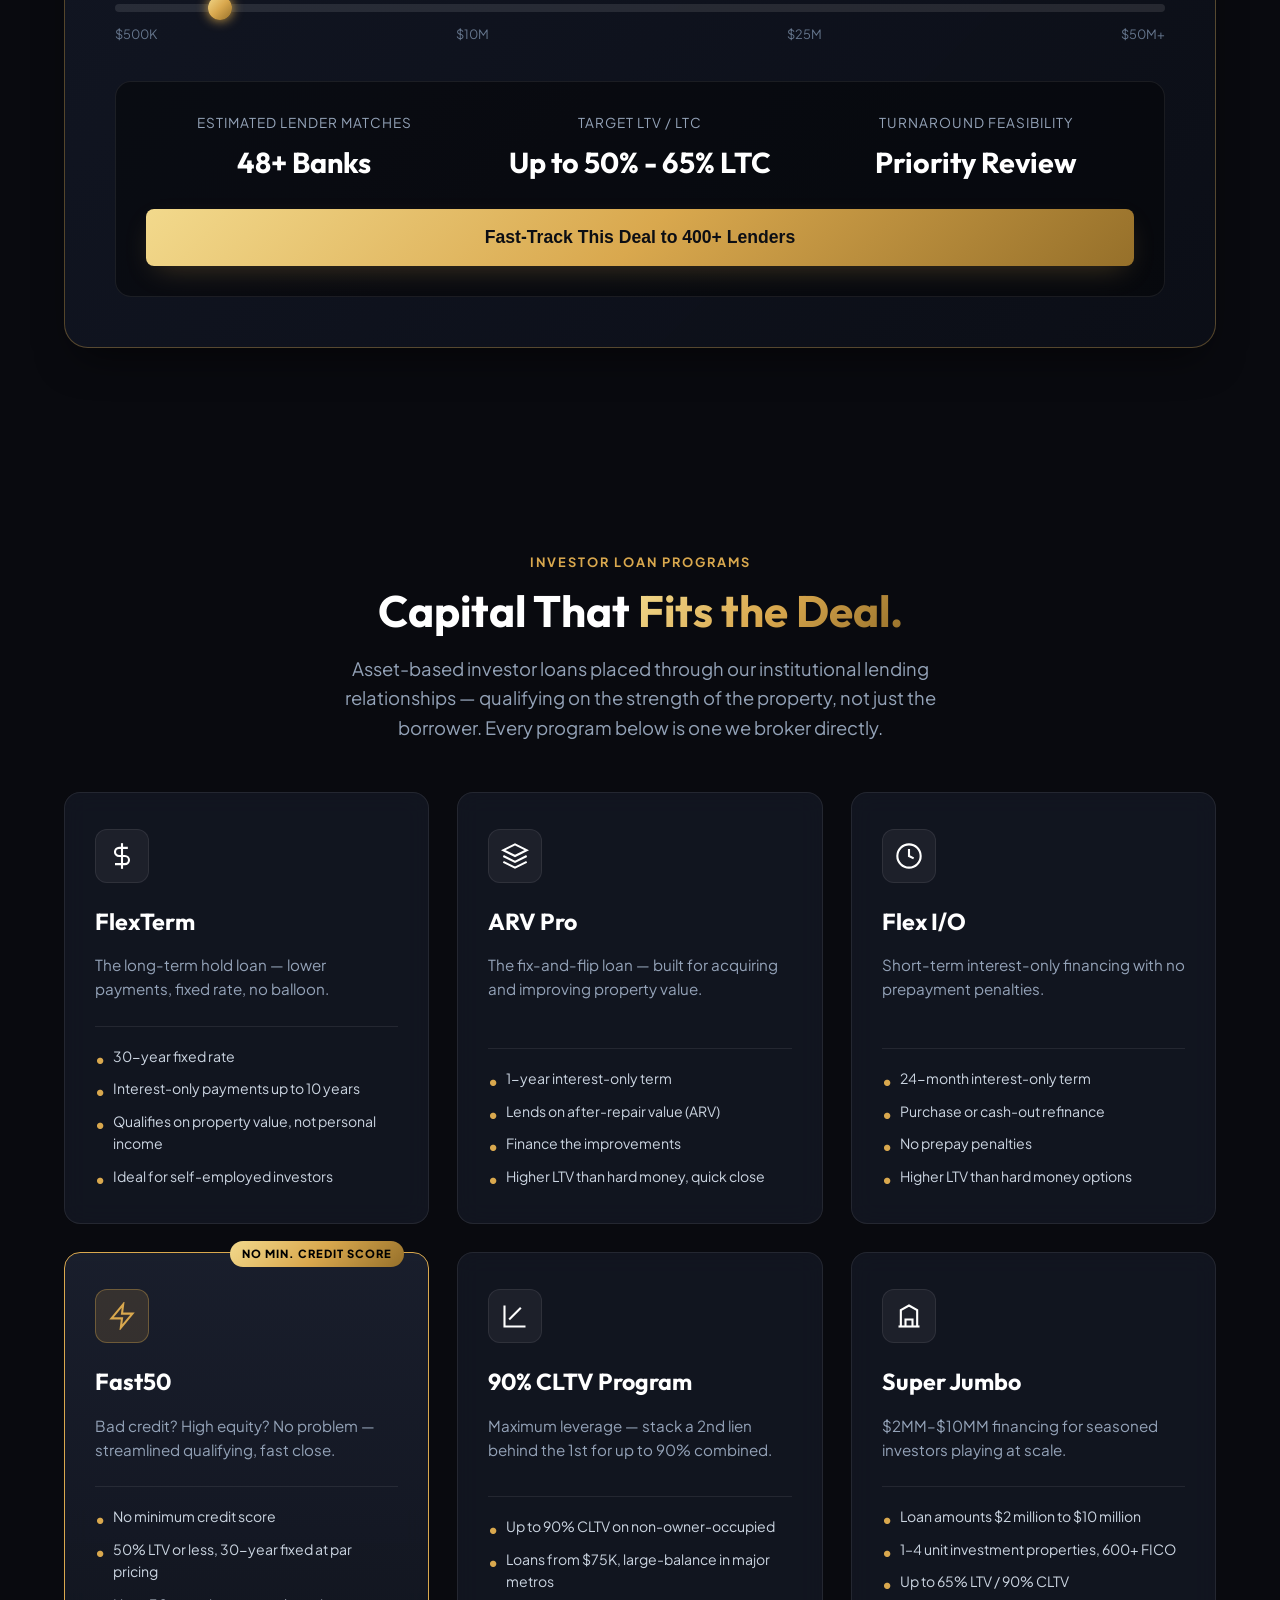
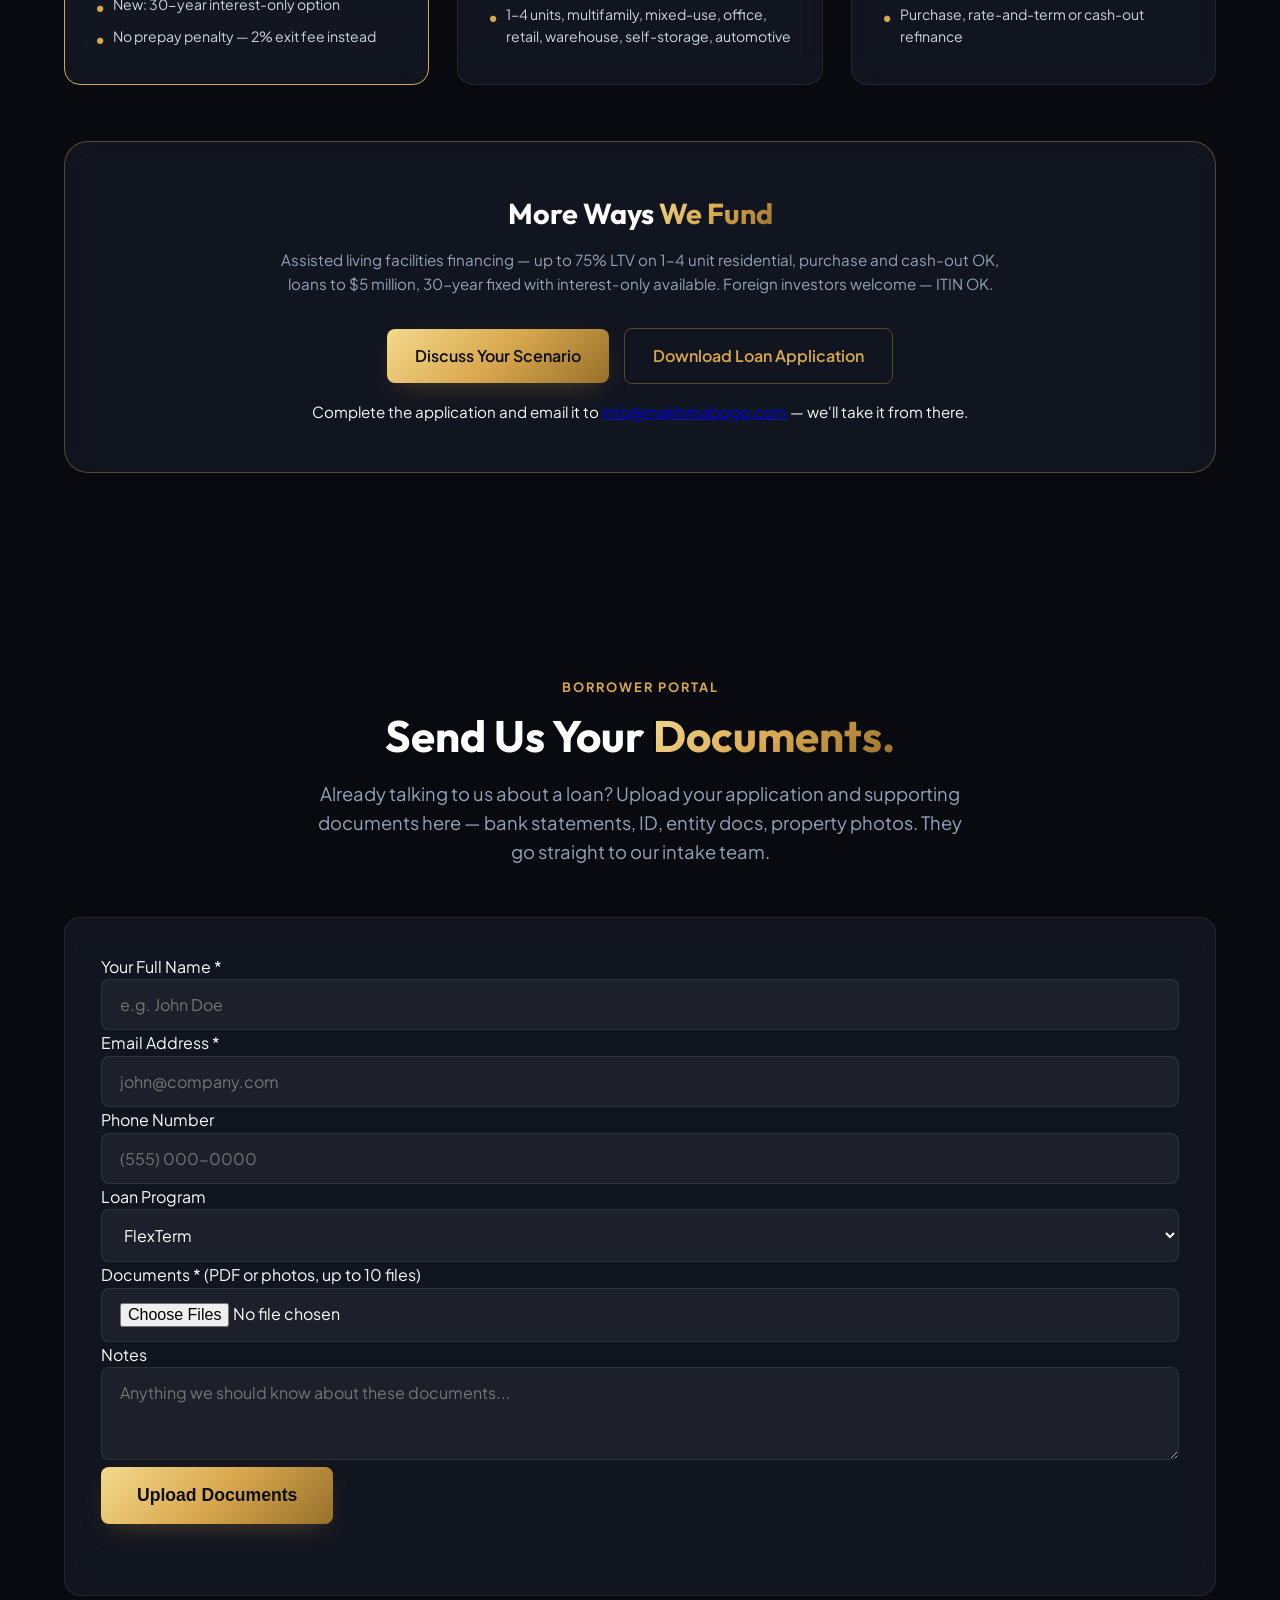
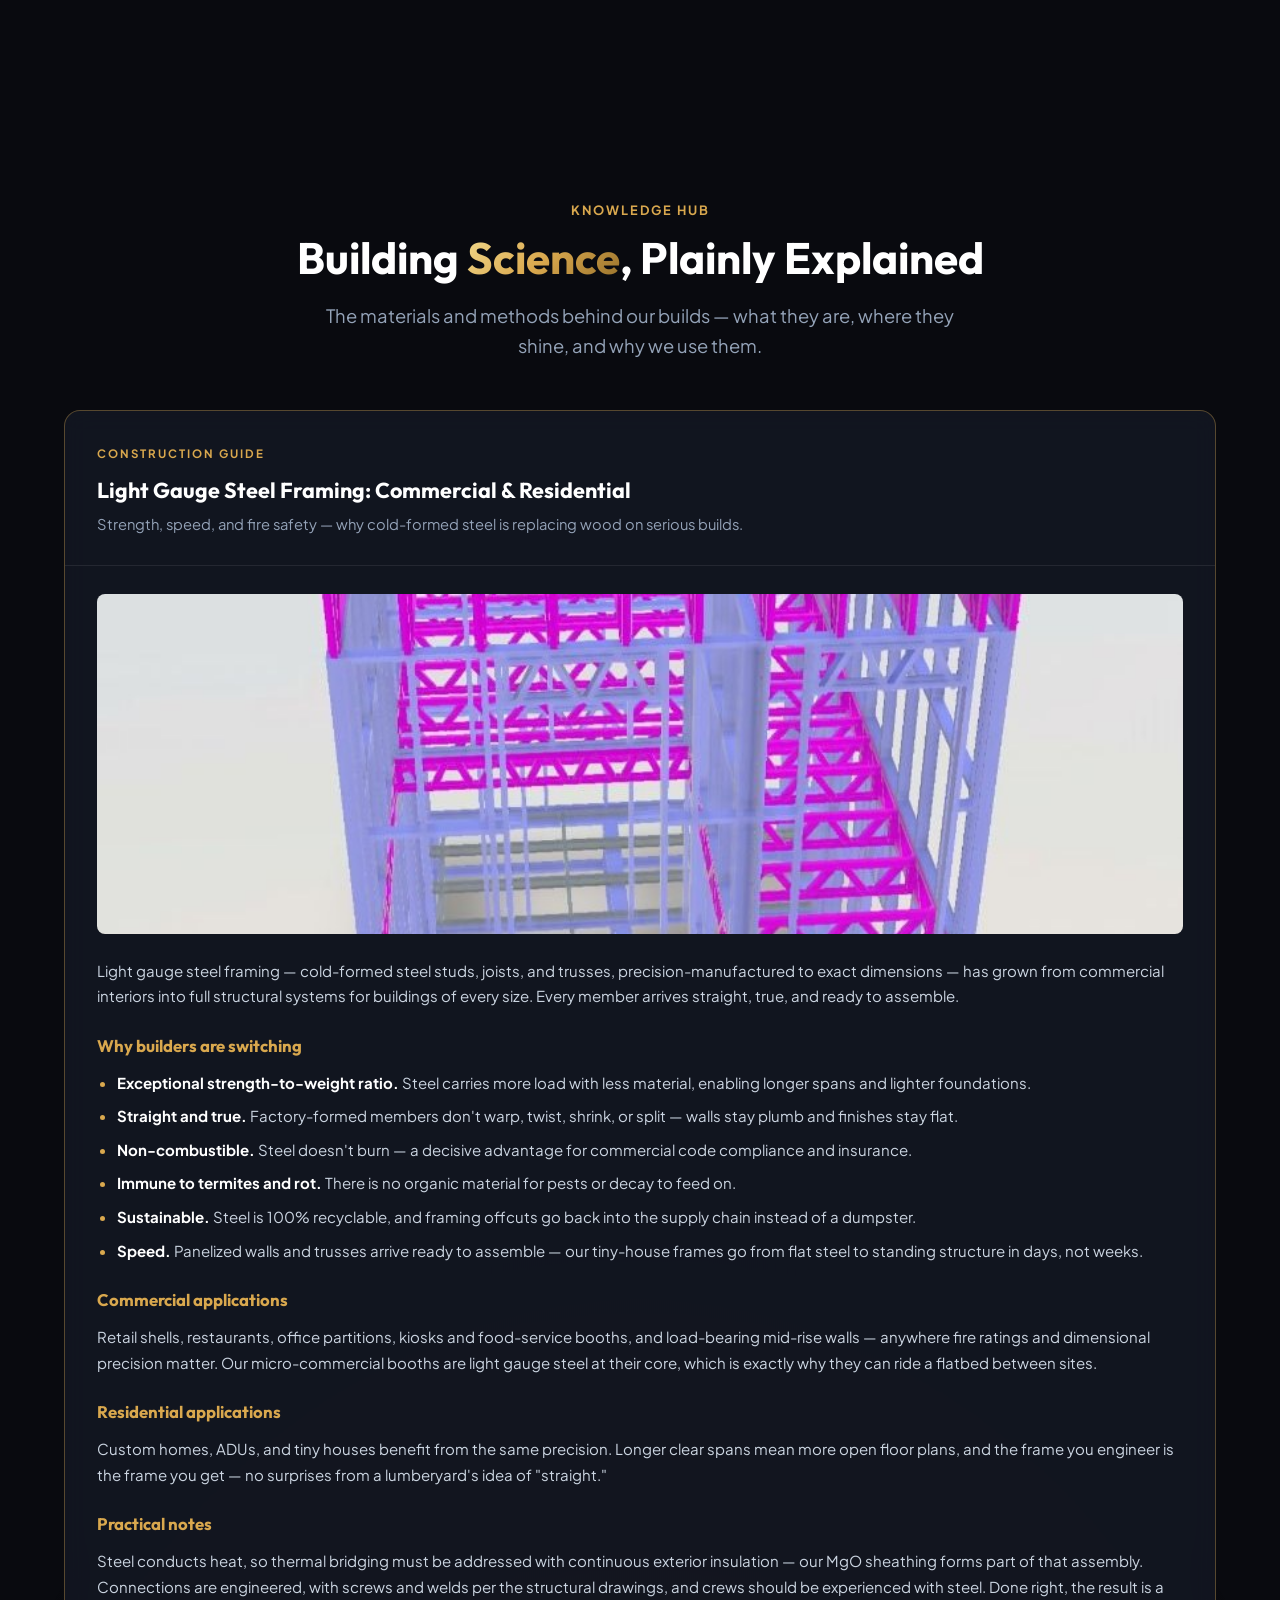
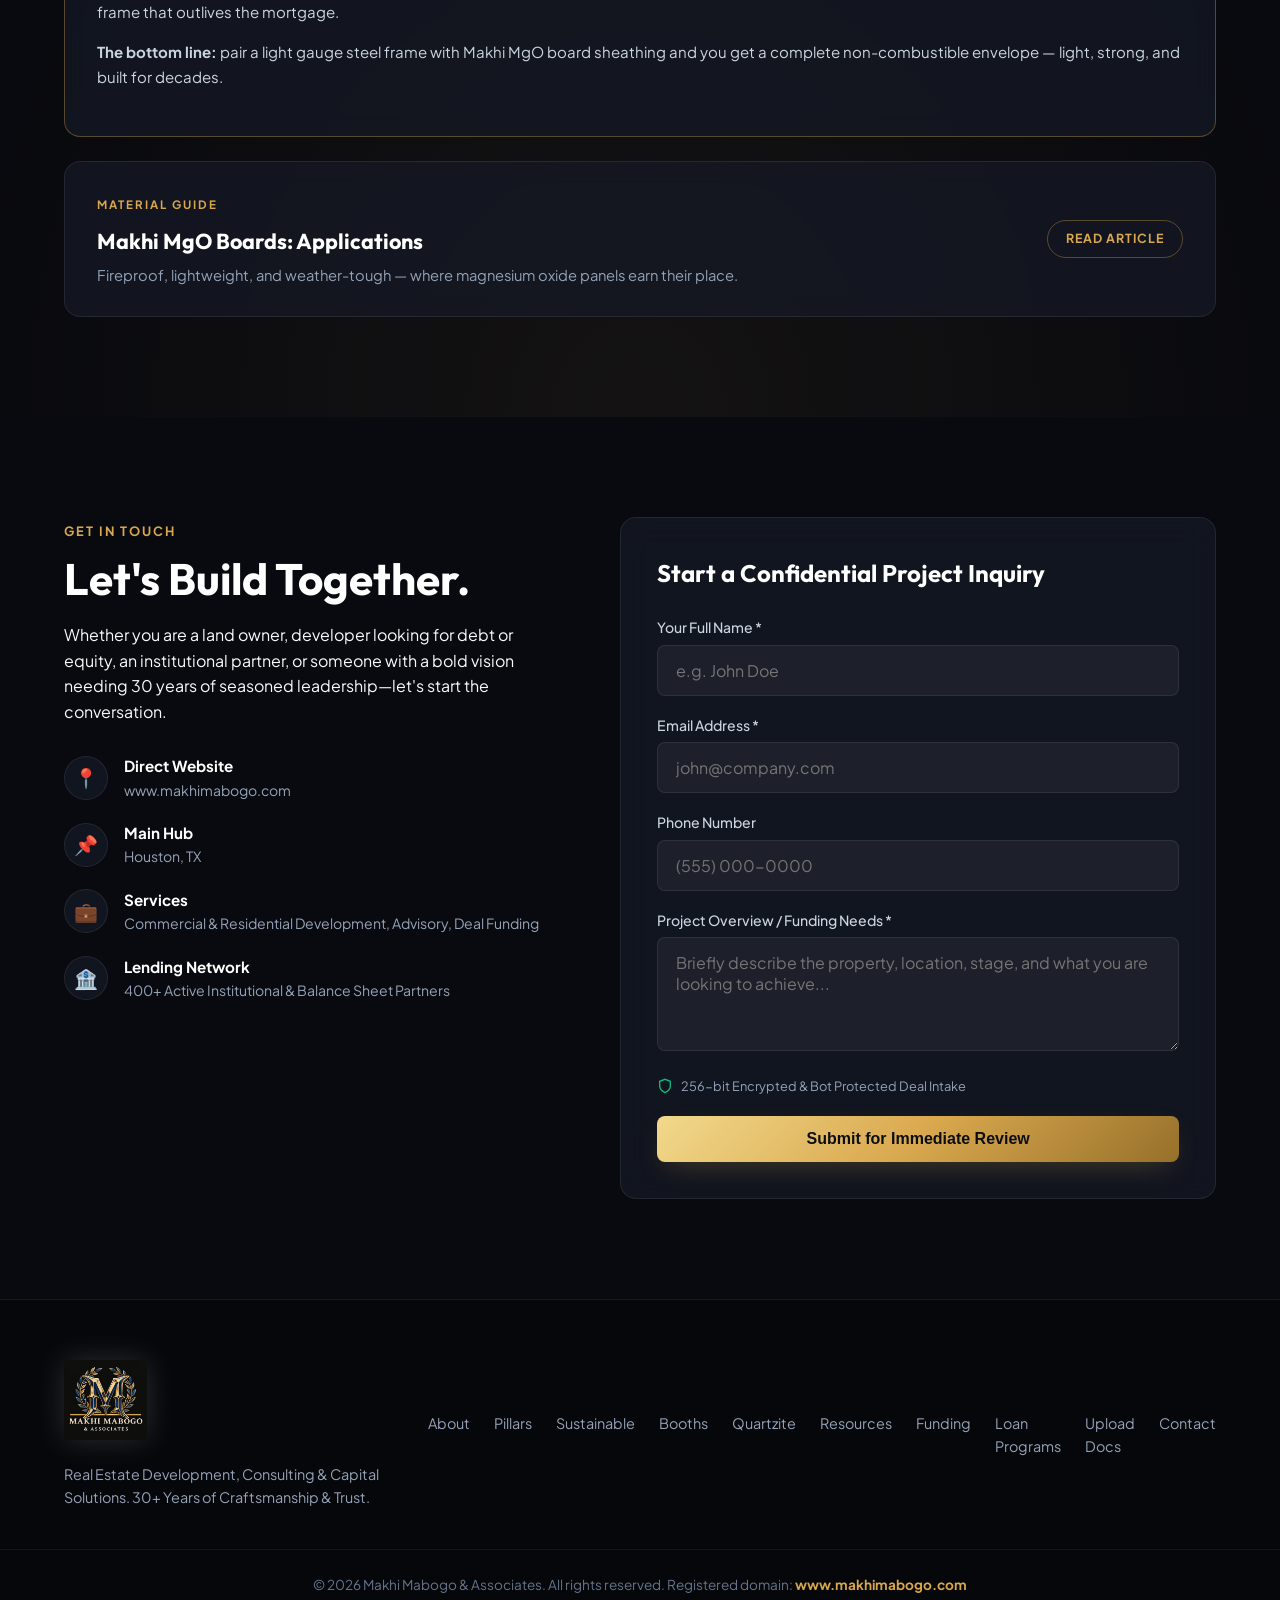
<file: Fixed index.html>
<!DOCTYPE html>
<html lang="en">
<head>
  <meta charset="UTF-8" />
  <meta name="viewport" content="width=device-width, initial-scale=1.0" />
  <title>Makhi Mabogo & Associates | Real Estate Development, Consulting & Capital</title>
  <meta name="description" content="Over 30 years of commercial and residential development mastery. Real estate consulting and direct access to 400+ banks to fund your deals. Let's build together." />
  <meta name="referrer" content="strict-origin-when-cross-origin" />
  <meta name="robots" content="index, follow" />
  
  <!-- Google Search Console Site Verification -->
  <!-- Once you get your Google Search Console verification code, you can paste it into content="" below -->
  <meta name="google-site-verification" content="" />
  
  <!-- Modern Typography -->
  <link rel="preconnect" href="https://fonts.googleapis.com" />
  <link rel="preconnect" href="https://fonts.gstatic.com" crossorigin />
  <link href="https://fonts.googleapis.com/css2?family=Outfit:wght@300;400;500;600;700;800&family=Plus+Jakarta+Sans:wght@300;400;500;600;700&display=swap" rel="stylesheet" />
  
  <link rel="icon" type="image/png" href="assets/favicon.png" />
  <link rel="stylesheet" href="styles.css" />
  <link rel="manifest" href="manifest.json" />
  <meta name="theme-color" content="#0a1730" />
  <link rel="apple-touch-icon" href="assets/icon-192.png" />
  <meta name="apple-mobile-web-app-capable" content="yes" />
  <meta name="apple-mobile-web-app-status-bar-style" content="black-translucent" />
  <meta name="apple-mobile-web-app-title" content="Makhi Mabogo" />
  <style>.form-status{min-height:1.5em;margin-top:.75rem;font-size:.95rem;color:#d9a84e}</style>
</head>
<body>

  <!-- Background Ambient Glows -->
  <div class="glow-orb orb-1"></div>
  <div class="glow-orb orb-2"></div>
  <div class="glow-orb orb-3"></div>

  <!-- Navigation -->
  <header class="navbar" id="navbar">
    <div class="nav-container">
      <a href="#hero" class="brand-logo">
        <img src="assets/logo.png" alt="Makhi Mabogo & Associates Logo" class="brand-logo-img" />
        <span class="brand-text">MAKHI MABOGO <span class="brand-subtext">& ASSOCIATES</span></span>
      </a>
      <nav class="nav-links">
        <a href="#about">About</a>
        <a href="#services">Pillars</a>
        <a href="#projects">Projects</a>
        <a href="#sustainable">Sustainable</a>
        <a href="#booths">Booths</a>
        <a href="#resources">Resources</a>
        <a href="#deal-calculator">Deal Funding</a>
        <a href="#contact" class="btn btn-outline nav-btn">Let's Build Together</a>
      </nav>
      <button class="mobile-toggle" id="mobile-toggle" aria-label="Toggle navigation">
        <span></span>
        <span></span>
        <span></span>
      </button>
    </div>
    <!-- Mobile Menu -->
    <div class="mobile-menu" id="mobile-menu">
      <div class="mobile-menu-title">MENU</div>
      <a href="#about" class="mobile-link">About</a>
      <a href="#services" class="mobile-link">Pillars</a>
      <a href="#projects" class="mobile-link">Projects</a>
      <a href="#sustainable" class="mobile-link">Sustainable</a>
      <a href="#booths" class="mobile-link">Booths</a>
      <a href="#quartzite" class="mobile-link">Quartzite</a>
      <a href="#resources" class="mobile-link">Resources</a>
      <a href="#deal-calculator" class="mobile-link">Deal Funding</a>
      <a href="#loan-programs" class="mobile-link">Loan Programs</a>
      <a href="#upload" class="mobile-link">Upload Docs</a>
      <a href="#contact" class="btn btn-gold w-full text-center">Let's Build Together</a>
    </div>
  </header>

  <!-- Hero Section -->
  <section class="hero-section" id="hero">
    <div class="container hero-content">
      <div class="badge-tag">
        <span class="pulse-dot"></span>
        30+ Years of Ground-Up Building & Strategic Advisory
      </div>
      <h1 class="hero-title">
        Building Legacies.<br />
        <span class="gold-gradient-text">Funding Visions.</span><br />
        Let's Build Together.
      </h1>
      <p class="hero-subtitle">
        Bridging three decades of residential and commercial development mastery with direct access to over <strong>400 institutional lending partners</strong>. We don't just envision projects—we structure, finance, and build them.
      </p>
      <div class="hero-cta-group">
        <a href="#deal-calculator" class="btn btn-gold">
          Submit Deal for Funding
          <svg class="btn-arrow" viewBox="0 0 24 24" fill="none" stroke="currentColor" stroke-width="2"><path d="M5 12h14M12 5l7 7-7 7"/></svg>
        </a>
        <a href="#services" class="btn btn-glass">Explore Development Services</a>
      </div>

      <!-- Hero Image Showcase -->
      <div class="hero-showcase">
        <div class="showcase-frame">
          <img src="assets/hero_development.jpg" alt="Luxury Commercial and Residential Development" class="showcase-img" />
          <div class="showcase-overlay">
            <div class="showcase-badge">30 YEARS OF EXECUTION</div>
            <div class="showcase-caption">Commercial, Mixed-Use & Residential Developments Structured & Delivered</div>
          </div>
        </div>
      </div>

      <!-- Trust Metrics Bar -->
      <div class="metrics-grid">
        <div class="metric-card">
          <div class="metric-number">30<span class="gold-plus">+</span></div>
          <div class="metric-label">Years Hands-On Construction & Development</div>
        </div>
        <div class="metric-card">
          <div class="metric-number">400<span class="gold-plus">+</span></div>
          <div class="metric-label">Lending & Institutional Banking Partners</div>
        </div>
        <div class="metric-card">
          <div class="metric-number">100<span class="gold-plus">%</span></div>
          <div class="metric-label">Heart-Centered, Relationship-Driven Partnership</div>
        </div>
        <div class="metric-card">
          <div class="metric-number">Res & Comm</div>
          <div class="metric-label">Full Spectrum Residential & Commercial Expertise</div>
        </div>
      </div>
    </div>
  </section>

  <!-- About / Heart Section -->
  <section class="section about-section" id="about">
    <div class="container">
      <div class="about-grid">
        <div class="about-visual">
          <div class="profile-card-glass">
            <div class="gold-accent-line"></div>
            <div class="founder-badge">FOUNDER & PRINCIPAL</div>
            <h3 class="founder-name">Makhi Mabogo</h3>
            <p class="founder-quote">
              “Building is not just about brick, mortar, and permits. It's about heart, trust, and the thousands of relationships forged over three decades. When you have the vision, the right relationships, and over 400 lending partners behind you, there is always a way to get the deal funded and built.”
            </p>
            <div class="credentials-list">
              <div class="cred-item">
                <svg viewBox="0 0 24 24" fill="none" stroke="currentColor" stroke-width="2"><polyline points="20 6 9 17 4 12"/></svg>
                <span>30+ Years Commercial & Residential Master Builder</span>
              </div>
              <div class="cred-item">
                <svg viewBox="0 0 24 24" fill="none" stroke="currentColor" stroke-width="2"><polyline points="20 6 9 17 4 12"/></svg>
                <span>Direct Access to 400+ Vetted Banking Institutions</span>
              </div>
              <div class="cred-item">
                <svg viewBox="0 0 24 24" fill="none" stroke="currentColor" stroke-width="2"><polyline points="20 6 9 17 4 12"/></svg>
                <span>Bespoke Real Estate Consulting & Deal Structuring</span>
              </div>
            </div>
          </div>
        </div>

        <div class="about-narrative">
          <div class="section-tag">A HEART-CENTERED VISION</div>
          <h2 class="section-title">Built From The Heart. <span class="gold-gradient-text">Powered By Experience.</span></h2>
          <p class="paragraph">
            Over the course of 30+ years, Makhi Mabogo has walked job sites, solved complex engineering roadblocks, navigated bureaucratic entitlements, and assembled premier teams across both the commercial and residential arenas.
          </p>
          <p class="paragraph">
            Through decades of ground-up execution, Makhi has had the privilege of meeting and working alongside thousands of wonderful people—from visionary developers and land owners to city planners and institutional bankers. Those deep, heart-centered relationships are the heartbeat of this brand.
          </p>
          <p class="paragraph">
            Today, <strong>Makhi Mabogo & Associates</strong> delivers the complete package: boots-on-the-ground development mastery, high-level strategic consulting, and direct access to <strong>over 400 banks and institutional lenders</strong> ready to inject capital into viable deals.
          </p>
          <div class="core-values">
            <div class="value-chip">
              <span class="chip-icon">🤝</span>
              <div>
                <strong>Thousands of Trusted Relationships</strong>
                <p>Built on 30 years of integrity, heart, and mutual respect with industry leaders.</p>
              </div>
            </div>
            <div class="value-chip">
              <span class="chip-icon">🏛️</span>
              <div>
                <strong>400+ Lending Partners</strong>
                <p>Direct institutional capital access to fund, structure, and close your deals.</p>
              </div>
            </div>
          </div>
        </div>
      </div>
    </div>
  </section>

  <!-- Core Pillars / Services Section -->
  <section class="section services-section" id="services">
    <div class="container">
      <div class="section-header text-center">
        <div class="section-tag">COMPREHENSIVE CAPABILITIES</div>
        <h2 class="section-title">The Three Pillars of Execution</h2>
        <p class="section-desc">From initial site acquisition to final capital placement, we guide your real estate journey every step of the way.</p>
      </div>

      <div class="services-grid">
        <!-- Pillar 1 -->
        <div class="service-card">
          <div class="card-icon-box">
            <svg viewBox="0 0 24 24" fill="none" stroke="currentColor" stroke-width="1.8">
              <rect x="2" y="7" width="20" height="14" rx="2" ry="2"/>
              <path d="M16 21V5a2 2 0 0 0-2-2h-4a2 2 0 0 0-2 2v16"/>
            </svg>
          </div>
          <h3 class="card-title">Commercial & Residential Development</h3>
          <p class="card-text">
            End-to-end development services backed by 30 years of field mastery. We oversee site selection, architectural coordination, general contractor vetting, permitting, and high-standard ground-up delivery.
          </p>
          <ul class="card-list">
            <li>Commercial & Multifamily Developments</li>
            <li>Sustainable Eco-House & Green Building Systems</li>
            <li>Comprehensive Permit Consulting & Municipal Approvals</li>
            <li>Specialty Materials & Architectural Quartzite Integration</li>
          </ul>
        </div>

        <!-- Pillar 2 -->
        <div class="service-card featured">
          <div class="featured-badge">MOST REQUESTED</div>
          <div class="card-icon-box gold">
            <svg viewBox="0 0 24 24" fill="none" stroke="currentColor" stroke-width="1.8">
              <line x1="12" y1="1" x2="12" y2="23"/>
              <path d="M17 5H9.5a3.5 3.5 0 0 0 0 7h5a3.5 3.5 0 0 1 0 7H6"/>
            </svg>
          </div>
          <h3 class="card-title">Deal Funding & Capital Structuring</h3>
          <p class="card-text">
            Capital is the lifeblood of real estate. With our registered network of <strong>400+ banks, private credit funds, and institutional lenders</strong>, we match your project with the optimal capital stack.
          </p>
          <ul class="card-list">
            <li>Construction Loans & Ground-Up Financing</li>
            <li>Bridge, Mezzanine & Preferred Equity</li>
            <li>Permanent Commercial Debt & Refinancing</li>
            <li>Joint Venture & Equity Syndication Advisory</li>
          </ul>
        </div>

        <!-- Pillar 3 -->
        <div class="service-card">
          <div class="card-icon-box">
            <svg viewBox="0 0 24 24" fill="none" stroke="currentColor" stroke-width="1.8">
              <circle cx="12" cy="12" r="10"/>
              <line x1="12" y1="16" x2="12" y2="12"/>
              <line x1="12" y1="8" x2="12.01" y2="8"/>
            </svg>
          </div>
          <h3 class="card-title">Strategic Consulting & Deal Advisory</h3>
          <p class="card-text">
            Avoid seven-figure development mistakes before breaking ground. We provide feasibility studies, pro-forma stress-testing, turnaround consulting for stalled projects, and owner representation.
          </p>
          <ul class="card-list">
            <li>Deal Underwriting & Feasibility Audits</li>
            <li>Workout Solutions for Stalled Projects</li>
            <li>Owner’s Representation & Site Oversight</li>
            <li>Government & Municipality Negotiations</li>
          </ul>
        </div>
      </div>
    </div>
  </section>


  <!-- Featured Projects Gallery -->
  <section class="section projects-section" id="projects">
    <div class="container">
      <div class="section-header text-center">
        <div class="section-tag">PROVEN EXECUTION</div>
        <h2 class="section-title">Featured <span class="gold-gradient-text">Projects</span></h2>
        <p class="section-desc">A look at the developments, builds, and jobsites behind three decades of craftsmanship.</p>
      </div>
      <div class="projects-grid">
        <figure class="project-card">
          <img src="assets/projects/project-subdivision.jpg" alt="Residential community 3D concept" loading="lazy" />
          <figcaption><strong>Residential Community</strong><span>3D Concept &mdash; Subdivision Development</span></figcaption>
        </figure>
        <figure class="project-card">
          <img src="assets/projects/project-glasshouse.jpg" alt="Modern glass residence 3D concept" loading="lazy" />
          <figcaption><strong>Modern Glass Residence</strong><span>3D Concept &mdash; Custom Home Design</span></figcaption>
        </figure>
        <figure class="project-card">
          <img src="assets/projects/project-commercial.jpg" alt="Commercial food stand build-out" loading="lazy" />
          <figcaption><strong>Commercial Build-Out</strong><span>Retail &amp; Food Service Construction</span></figcaption>
        </figure>
        <figure class="project-card">
          <img src="assets/projects/project-steelframing.jpg" alt="Steel frame construction jobsite" loading="lazy" />
          <figcaption><strong>Steel-Frame Construction</strong><span>Jobsite &mdash; Structural Framing</span></figcaption>
        </figure>
        <figure class="project-card">
          <img src="assets/projects/project-residence.jpg" alt="Completed custom residence exterior" loading="lazy" />
          <figcaption><strong>Custom Residence</strong><span>Completed Build &mdash; Exterior</span></figcaption>
        </figure>
        <figure class="project-card">
          <img src="assets/projects/project-interior.jpg" alt="Kitchen interior under construction" loading="lazy" />
          <figcaption><strong>Interior Build-Out</strong><span>In Progress &mdash; Kitchen &amp; Millwork</span></figcaption>
        </figure>
        <figure class="project-card">
          <img src="assets/projects/project-tinyhome.jpg" alt="Compact tiny home build in warehouse" loading="lazy" />
          <figcaption><strong>Compact ADU Build</strong><span>Tiny Home &mdash; Warehouse Assembly</span></figcaption>
        </figure>
        <figure class="project-card">
          <img src="assets/projects/project-steeldelivery.jpg" alt="Structural steel delivery on flatbed trailer" loading="lazy" />
          <figcaption><strong>Structural Steel Delivery</strong><span>Jobsite Logistics</span></figcaption>
        </figure>
        <figure class="project-card">
          <img src="assets/projects/project-steelframe.jpg" alt="Steel frame assembly in warehouse" loading="lazy" />
          <figcaption><strong>Steel Frame Assembly</strong><span>Warehouse &mdash; Structural Systems</span></figcaption>
        </figure>
        <figure class="project-card">
          <img src="assets/projects/project-booth-frame1.jpg" alt="Tiny house light gauge steel frame assembly in warehouse" loading="lazy" />
          <figcaption><strong>Steel Frame Assembly</strong><span>Warehouse &mdash; Tiny House Structural System</span></figcaption>
        </figure>
        <figure class="project-card">
          <img src="assets/projects/project-booth-frame2.jpg" alt="Light gauge steel wall framing panels close-up" loading="lazy" />
          <figcaption><strong>Light Gauge Framing</strong><span>Precision Steel Wall Panels</span></figcaption>
        </figure>
        <figure class="project-card">
          <img src="assets/projects/project-steel-stock.jpg" alt="Bundled structural steel framing members staged in warehouse" loading="lazy" />
          <figcaption><strong>Steel Framing Stock</strong><span>Staged Material &mdash; Jobsite Ready</span></figcaption>
        </figure>
        <figure class="project-card">
          <img src="assets/projects/project-concept-lakeside.jpg" alt="Lakeside modern residence design vision concept" loading="lazy" />
          <figcaption><strong>Lakeside Residence</strong><span>Design Vision &mdash; Concept Visualization</span></figcaption>
        </figure>
      </div>
    </div>
  </section>

  <!-- Sustainable Construction Section -->
  <section class="section sustainable-section" id="sustainable">
    <div class="container">
      <div class="section-header text-center">
        <div class="section-tag">SUSTAINABLE CONSTRUCTION</div>
        <h2 class="section-title">Engineering <span class="gold-gradient-text">Sustainable Futures</span></h2>
        <p class="section-desc">Engineering sustainable construction and financing for the future — specializing in light gauge steel and non-combustible MgO panel solutions.</p>
      </div>

      <div class="services-grid">
        <!-- Expertise 1 -->
        <div class="service-card">
          <div class="card-icon-box">
            <svg viewBox="0 0 24 24" fill="none" stroke="currentColor" stroke-width="1.8">
              <path d="M14.7 6.3a1 1 0 0 0 0 1.4l1.6 1.6a1 1 0 0 0 1.4 0l3.77-3.77a6 6 0 0 1-7.94 7.94l-6.91 6.91a2.12 2.12 0 0 1-3-3l6.91-6.91a6 6 0 0 1 7.94-7.94l-3.76 3.76z"/>
            </svg>
          </div>
          <h3 class="card-title">Engineering Design</h3>
          <p class="card-text">
            Advanced structural engineering solutions tailored for high-performance and sustainable building systems.
          </p>
          <ul class="card-list">
            <li>Structural Engineering & Analysis</li>
            <li>Precision System Modeling</li>
            <li>Code-Compliant Design Review</li>
          </ul>
        </div>

        <!-- Expertise 2 -->
        <div class="service-card featured">
          <div class="featured-badge">NON-COMBUSTIBLE</div>
          <div class="card-icon-box gold">
            <svg viewBox="0 0 24 24" fill="none" stroke="currentColor" stroke-width="1.8">
              <polygon points="12 2 2 7 12 12 22 7 12 2"/>
              <polyline points="2 17 12 22 22 17"/>
              <polyline points="2 12 12 17 22 12"/>
            </svg>
          </div>
          <h3 class="card-title">MgO Mag Board</h3>
          <p class="card-text">
            Non-combustible, high-performance MgO panels providing superior thermal insulation and structural integrity.
          </p>
          <ul class="card-list">
            <li>Non-Combustible 8x4 Mag Board Panels</li>
            <li>Superior Thermal Insulation</li>
            <li>Advanced Fire Resistance Rating</li>
          </ul>
        </div>

        <!-- Expertise 3 -->
        <div class="service-card">
          <div class="card-icon-box">
            <svg viewBox="0 0 24 24" fill="none" stroke="currentColor" stroke-width="1.8">
              <path d="M21 16V8a2 2 0 0 0-1-1.73l-7-4a2 2 0 0 0-2 0l-7 4A2 2 0 0 0 3 8v8a2 2 0 0 0 1 1.73l7 4a2 2 0 0 0 2 0l7-4A2 2 0 0 0 21 16z"/>
              <polyline points="3.27 6.96 12 12.01 20.73 6.96"/>
              <line x1="12" y1="22.08" x2="12" y2="12"/>
            </svg>
          </div>
          <h3 class="card-title">Light Gauge Steel</h3>
          <p class="card-text">
            Light gauge steel framing solutions offering exceptional strength-to-weight ratios for efficient, sustainable construction.
          </p>
          <ul class="card-list">
            <li>High Strength-to-Weight Framing</li>
            <li>Precision Jobsite Assembly</li>
            <li>Sustainable Steel Building Systems</li>
          </ul>
        </div>
      </div>

      <!-- Structural Excellence band -->
      <div class="excellence-band">
        <h3 class="excellence-title">Structural <span class="gold-gradient-text">Excellence</span></h3>
        <p class="excellence-desc">Engineered for durability and environmental integrity — high-performance materials that ensure structural longevity while minimizing environmental impact through advanced thermal efficiency and fire resistance.</p>
        <ul class="excellence-list">
          <li>Non-combustible MgO 8x4 Mag Board Panels</li>
          <li>Light Gauge Steel Framing Solutions</li>
          <li>High-Performance Thermal Insulation</li>
          <li>Advanced Fire Resistance Rating</li>
          <li>Structural Durability &amp; Longevity</li>
          <li>Sustainable Financing Pathways</li>
        </ul>
        <a href="#deal-calculator" class="btn btn-gold">Fund Your Sustainable Build</a>
      </div>
    </div>
  </section>

  <!-- Tiny Commercial Booths Section -->
  <section class="section booths-section" id="booths">
    <div class="container">
      <div class="section-header text-center">
        <div class="section-tag">MICRO-COMMERCIAL BUILDS</div>
        <h2 class="section-title">Tiny Footprint. <span class="gold-gradient-text">Serious Business.</span></h2>
        <p class="section-desc">We design and build tiny commercial booths that give business owners a way to offset climbing storefront rents — light enough to move on a flatbed, tough enough to shrug off the elements, and skinned in non-combustible Makhi MgO boards.</p>
      </div>
      <div class="projects-grid">
        <figure class="project-card">
          <img src="assets/projects/project-booth-casayummy.jpg" alt="Casa de Yummy Mexican food booth exterior" loading="lazy" />
          <figcaption><strong>Casa de Yummy</strong><span>Food Booth &mdash; Street Tacos &amp; Churros</span></figcaption>
        </figure>
        <figure class="project-card">
          <img src="assets/projects/project-booth-fieldscorn.jpg" alt="Fields of Corn popcorn booth interior" loading="lazy" />
          <figcaption><strong>Fields of Corn</strong><span>Popcorn Booth &mdash; Interior Build-Out</span></figcaption>
        </figure>
        <figure class="project-card">
          <img src="assets/projects/project-booth-streetcorn.jpg" alt="Street Corn booth at night with illuminated signage" loading="lazy" />
          <figcaption><strong>Street Corn</strong><span>Night Service &mdash; Illuminated Signage</span></figcaption>
        </figure>
        <figure class="project-card">
          <img src="assets/projects/project-booth-interior.jpg" alt="Booth service interior with beverage dispensers" loading="lazy" />
          <figcaption><strong>Booth Service Interior</strong><span>Beverage Station &mdash; Fit-Out</span></figcaption>
        </figure>
      </div>
      <div class="booth-features">
        <div class="value-chip">
          <span class="chip-icon">🚚</span>
          <div>
            <strong>Flatbed-Transportable</strong>
            <p>Light enough to load on a flatbed and relocate between sites with no harm.</p>
          </div>
        </div>
        <div class="value-chip">
          <span class="chip-icon">🌦️</span>
          <div>
            <strong>Weather-Resistant</strong>
            <p>Built to stand up to the elements season after season.</p>
          </div>
        </div>
        <div class="value-chip">
          <span class="chip-icon">🪶</span>
          <div>
            <strong>Featherweight Build</strong>
            <p>Light gauge steel frame keeps the whole unit remarkably light.</p>
          </div>
        </div>
        <div class="value-chip">
          <span class="chip-icon">🔥</span>
          <div>
            <strong>Non-Combustible Skin</strong>
            <p>Skinned in Makhi MgO boards — rated non-combustible.</p>
          </div>
        </div>
      </div>
    </div>
  </section>

  <!-- Quartzite Inventory Section -->
  <section class="section quartzite-section" id="quartzite">
    <div class="container">
      <div class="section-header text-center">
        <div class="section-tag">SPECIALTY MATERIALS</div>
        <h2 class="section-title">Brazilian Quartzite, <span class="gold-gradient-text">Direct to Your Project.</span></h2>
        <p class="section-desc">We carry quartzite inventory sourced from many different quarries across Brazil, and our slabs are produced with the latest high-tech machinery for top-quality finishes. From countertops to full architectural cladding, we take quality seriously — only the best materials, backed by real customer service.</p>
      </div>
      <div class="booth-features">
        <div class="value-chip">
          <span class="chip-icon">⛏️</span>
          <div>
            <strong>Multi-Quarry Sourcing</strong>
            <p>Inventory drawn from many different Brazilian quarries for variety, veining, and availability.</p>
          </div>
        </div>
        <div class="value-chip">
          <span class="chip-icon">⚙️</span>
          <div>
            <strong>High-Tech Finishing</strong>
            <p>Slabs cut and finished with the latest high-tech machinery for a flawless result.</p>
          </div>
        </div>
        <div class="value-chip">
          <span class="chip-icon">🏛️</span>
          <div>
            <strong>Architectural Grade</strong>
            <p>Countertops, wall cladding, flooring, and statement features for residential and commercial builds.</p>
          </div>
        </div>
        <div class="value-chip">
          <span class="chip-icon">🤝</span>
          <div>
            <strong>Quality & Service</strong>
            <p>We stand behind every slab — top-quality materials with hands-on customer service.</p>
          </div>
        </div>
      </div>
      <div class="text-center" style="margin-top: 2rem;">
        <a href="#contact" class="btn btn-gold">Ask About Quartzite Inventory</a>
      </div>
    </div>
  </section>

  <!-- Interactive Deal Funding Estimator / App Widget -->
  <section class="section calculator-section" id="deal-calculator">    <div class="container">
      <div class="calculator-glass-card">
        <div class="calc-header">
          <div class="section-tag">INTERACTIVE CAPITAL PORTAL</div>
          <h2 class="section-title">Deal Funding Assessment Tool</h2>
          <p class="section-desc">Estimate your capital requirements and request access to our 400+ banking partners.</p>
        </div>

        <div class="calc-body">
          <div class="calc-form-grid">
            <div class="input-group">
              <label for="project-type">Project Asset Class</label>
              <select id="project-type" class="form-input">
                <option value="multifamily">Multifamily / Residential Subdivision</option>
                <option value="sustainable">Sustainable / Eco-Friendly Community</option>
                <option value="commercial">Commercial / Retail Plaza</option>
                <option value="industrial">Industrial / Warehouse</option>
                <option value="mixed-use">Mixed-Use Development</option>
                <option value="hotel">Hospitality / Specialty</option>
              </select>
            </div>

            <div class="input-group">
              <label for="deal-stage">Current Project Stage</label>
              <select id="deal-stage" class="form-input">
                <option value="land-entitlement">Land Under Contract / In Entitlements</option>
                <option value="shovel-ready">Shovel-Ready / Fully Permitted</option>
                <option value="mid-construction">Under Construction (Needs Capital/Bridge)</option>
                <option value="stabilized">Completed / Seeking Permanent Refinance</option>
              </select>
            </div>

            <div class="input-group full-width">
              <label for="capital-needed">Estimated Capital Requirement: <span id="capital-display" class="gold-text">$5,000,000</span></label>
              <input type="range" id="capital-slider" min="500000" max="50000000" step="250000" value="5000000" class="range-slider" />
              <div class="range-labels">
                <span>$500K</span>
                <span>$10M</span>
                <span>$25M</span>
                <span>$50M+</span>
              </div>
            </div>
          </div>

          <!-- Dynamic Output Card -->
          <div class="calc-output-box" id="calc-output">
            <div class="output-row">
              <div class="output-item">
                <span class="out-label">Estimated Lender Matches</span>
                <span class="out-value" id="matches-count">38+ Banks</span>
              </div>
              <div class="output-item">
                <span class="out-label">Target LTV / LTC</span>
                <span class="out-value" id="ltv-display">Up to 75% - 85%</span>
              </div>
              <div class="output-item">
                <span class="out-label">Turnaround Feasibility</span>
                <span class="out-value gold-text">Priority Review</span>
              </div>
            </div>
            <button class="btn btn-gold btn-large" id="open-deal-modal-btn">
              Fast-Track This Deal to 400+ Lenders
            </button>
          </div>
        </div>
      </div>
    </div>
  </section>

  <!-- Loan Products Section -->
  <section class="section loan-section" id="loan-programs">
    <div class="container">
      <div class="section-header text-center">
        <div class="section-tag">INVESTOR LOAN PROGRAMS</div>
        <h2 class="section-title">Capital That <span class="gold-gradient-text">Fits the Deal.</span></h2>
        <p class="section-desc">Asset-based investor loans placed through our institutional lending relationships — qualifying on the strength of the property, not just the borrower. Every program below is one we broker directly.</p>
      </div>

      <div class="services-grid">
        <div class="service-card">
          <div class="card-icon-box">
            <svg viewBox="0 0 24 24" fill="none" stroke="currentColor" stroke-width="1.8"><line x1="12" y1="1" x2="12" y2="23"/><path d="M17 5H9.5a3.5 3.5 0 0 0 0 7h5a3.5 3.5 0 0 1 0 7H6"/></svg>
          </div>
          <h3 class="card-title">FlexTerm</h3>
          <p class="card-text">The long-term hold loan — lower payments, fixed rate, no balloon.</p>
          <ul class="card-list">
            <li>30-year fixed rate</li>
            <li>Interest-only payments up to 10 years</li>
            <li>Qualifies on property value, not personal income</li>
            <li>Ideal for self-employed investors</li>
          </ul>
        </div>

        <div class="service-card">
          <div class="card-icon-box">
            <svg viewBox="0 0 24 24" fill="none" stroke="currentColor" stroke-width="1.8"><polygon points="12 2 2 7 12 12 22 7 12 2"/><polyline points="2 17 12 22 22 17"/><polyline points="2 12 12 17 22 12"/></svg>
          </div>
          <h3 class="card-title">ARV Pro</h3>
          <p class="card-text">The fix-and-flip loan — built for acquiring and improving property value.</p>
          <ul class="card-list">
            <li>1-year interest-only term</li>
            <li>Lends on after-repair value (ARV)</li>
            <li>Finance the improvements</li>
            <li>Higher LTV than hard money, quick close</li>
          </ul>
        </div>

        <div class="service-card">
          <div class="card-icon-box">
            <svg viewBox="0 0 24 24" fill="none" stroke="currentColor" stroke-width="1.8"><circle cx="12" cy="12" r="10"/><polyline points="12 6 12 12 16 14"/></svg>
          </div>
          <h3 class="card-title">Flex I/O</h3>
          <p class="card-text">Short-term interest-only financing with no prepayment penalties.</p>
          <ul class="card-list">
            <li>24-month interest-only term</li>
            <li>Purchase or cash-out refinance</li>
            <li>No prepay penalties</li>
            <li>Higher LTV than hard money options</li>
          </ul>
        </div>

        <div class="service-card featured">
          <div class="featured-badge">NO MIN. CREDIT SCORE</div>
          <div class="card-icon-box gold">
            <svg viewBox="0 0 24 24" fill="none" stroke="currentColor" stroke-width="1.8"><path d="M13 2L3 14h9l-1 8 10-12h-9l1-8z"/></svg>
          </div>
          <h3 class="card-title">Fast50</h3>
          <p class="card-text">Bad credit? High equity? No problem — streamlined qualifying, fast close.</p>
          <ul class="card-list">
            <li>No minimum credit score</li>
            <li>50% LTV or less, 30-year fixed at par pricing</li>
            <li>New: 30-year interest-only option</li>
            <li>No prepay penalty — 2% exit fee instead</li>
          </ul>
        </div>

        <div class="service-card">
          <div class="card-icon-box">
            <svg viewBox="0 0 24 24" fill="none" stroke="currentColor" stroke-width="1.8"><path d="M3 3v18h18"/><line x1="7" y1="15" x2="17" y2="5"/></svg>
          </div>
          <h3 class="card-title">90% CLTV Program</h3>
          <p class="card-text">Maximum leverage — stack a 2nd lien behind the 1st for up to 90% combined.</p>
          <ul class="card-list">
            <li>Up to 90% CLTV on non-owner-occupied</li>
            <li>Loans from $75K, large-balance in major metros</li>
            <li>1–4 units, multifamily, mixed-use, office, retail, warehouse, self-storage, automotive</li>
          </ul>
        </div>

        <div class="service-card">
          <div class="card-icon-box">
            <svg viewBox="0 0 24 24" fill="none" stroke="currentColor" stroke-width="1.8"><path d="M3 21h18"/><path d="M5 21V7l7-4 7 4v14"/><path d="M9 21v-6h6v6"/></svg>
          </div>
          <h3 class="card-title">Super Jumbo</h3>
          <p class="card-text">$2MM–$10MM financing for seasoned investors playing at scale.</p>
          <ul class="card-list">
            <li>Loan amounts $2 million to $10 million</li>
            <li>1–4 unit investment properties, 600+ FICO</li>
            <li>Up to 65% LTV / 90% CLTV</li>
            <li>Purchase, rate-and-term or cash-out refinance</li>
          </ul>
        </div>
      </div>

      <div class="excellence-band">
        <h3 class="excellence-title">More Ways <span class="gold-gradient-text">We Fund</span></h3>
        <p class="excellence-desc">Assisted living facilities financing — up to 75% LTV on 1–4 unit residential, purchase and cash-out OK, loans to $5 million, 30-year fixed with interest-only available. Foreign investors welcome — ITIN OK.</p>
        <div class="text-center" style="margin-top: 1.5rem;">
          <a href="#contact" class="btn btn-gold">Discuss Your Scenario</a>
          <a href="assets/loan-application.pdf" class="btn btn-outline" download style="margin-left: 0.75rem;">Download Loan Application</a>
          <p class="paragraph" style="margin-top: 1rem; font-size: 0.95rem;">Complete the application and email it to <a href="mailto:info@makhimabogo.com">info@makhimabogo.com</a> — we'll take it from there.</p>
        </div>
      </div>
    </div>
  </section>

  <!-- Borrower Document Upload Section -->
  <section class="section upload-section" id="upload">
    <div class="container">
      <div class="section-header text-center">
        <div class="section-tag">BORROWER PORTAL</div>
        <h2 class="section-title">Send Us Your <span class="gold-gradient-text">Documents.</span></h2>
        <p class="section-desc">Already talking to us about a loan? Upload your application and supporting documents here — bank statements, ID, entity docs, property photos. They go straight to our intake team.</p>
      </div>
      <div class="contact-form-glass">
        <form id="upload-form">
          <label for="up-name">Your Full Name *</label>
          <input type="text" id="up-name" name="name" class="form-input" placeholder="e.g. John Doe" required />
          <label for="up-email">Email Address *</label>
          <input type="email" id="up-email" name="email" class="form-input" placeholder="john@company.com" required />
          <label for="up-phone">Phone Number</label>
          <input type="tel" id="up-phone" name="phone" class="form-input" placeholder="(555) 000-0000" />
          <label for="up-program">Loan Program</label>
          <select id="up-program" name="program" class="form-input">
            <option>FlexTerm</option>
            <option>ARV Pro</option>
            <option>Flex I/O</option>
            <option>Fast50</option>
            <option>90% CLTV</option>
            <option>Super Jumbo</option>
            <option>Assisted Living</option>
            <option>Not sure yet</option>
          </select>
          <label for="up-files">Documents * (PDF or photos, up to 10 files)</label>
          <input type="file" id="up-files" name="documents" class="form-input" multiple accept=".pdf,image/*,.doc,.docx" required />
          <label for="up-notes">Notes</label>
          <textarea id="up-notes" name="notes" class="form-input form-textarea" rows="3" placeholder="Anything we should know about these documents..."></textarea>
          <button type="submit" class="btn btn-gold btn-large" id="upload-btn">Upload Documents</button>
          <p class="form-status" id="upload-status" role="status"></p>
        </form>
      </div>
    </div>
  </section>

  <!-- Knowledge Hub / Resources Section -->
  <section class="section resources-section" id="resources">
    <div class="container">
      <div class="section-header text-center">
        <div class="section-tag">KNOWLEDGE HUB</div>
        <h2 class="section-title">Building <span class="gold-gradient-text">Science</span>, Plainly Explained</h2>
        <p class="section-desc">The materials and methods behind our builds — what they are, where they shine, and why we use them.</p>
      </div>

      <details class="article-card" open>
        <summary class="article-summary">
          <div class="article-summary-text">
            <span class="article-kicker">CONSTRUCTION GUIDE</span>
            <h3>Light Gauge Steel Framing: Commercial &amp; Residential</h3>
            <p>Strength, speed, and fire safety — why cold-formed steel is replacing wood on serious builds.</p>
          </div>
          <span class="article-toggle">Read article</span>
        </summary>
        <div class="article-body">
          <img src="assets/projects/project-model-tinyhouse1.jpg" alt="Engineered 3D model of tiny house light gauge steel frame" class="article-img" loading="lazy" />
          <p>Light gauge steel framing — cold-formed steel studs, joists, and trusses, precision-manufactured to exact dimensions — has grown from commercial interiors into full structural systems for buildings of every size. Every member arrives straight, true, and ready to assemble.</p>
          <h4>Why builders are switching</h4>
          <ul>
            <li><strong>Exceptional strength-to-weight ratio.</strong> Steel carries more load with less material, enabling longer spans and lighter foundations.</li>
            <li><strong>Straight and true.</strong> Factory-formed members don't warp, twist, shrink, or split — walls stay plumb and finishes stay flat.</li>
            <li><strong>Non-combustible.</strong> Steel doesn't burn — a decisive advantage for commercial code compliance and insurance.</li>
            <li><strong>Immune to termites and rot.</strong> There is no organic material for pests or decay to feed on.</li>
            <li><strong>Sustainable.</strong> Steel is 100% recyclable, and framing offcuts go back into the supply chain instead of a dumpster.</li>
            <li><strong>Speed.</strong> Panelized walls and trusses arrive ready to assemble — our tiny-house frames go from flat steel to standing structure in days, not weeks.</li>
          </ul>
          <h4>Commercial applications</h4>
          <p>Retail shells, restaurants, office partitions, kiosks and food-service booths, and load-bearing mid-rise walls — anywhere fire ratings and dimensional precision matter. Our micro-commercial booths are light gauge steel at their core, which is exactly why they can ride a flatbed between sites.</p>
          <h4>Residential applications</h4>
          <p>Custom homes, ADUs, and tiny houses benefit from the same precision. Longer clear spans mean more open floor plans, and the frame you engineer is the frame you get — no surprises from a lumberyard's idea of "straight."</p>
          <h4>Practical notes</h4>
          <p>Steel conducts heat, so thermal bridging must be addressed with continuous exterior insulation — our MgO sheathing forms part of that assembly. Connections are engineered, with screws and welds per the structural drawings, and crews should be experienced with steel. Done right, the result is a frame that outlives the mortgage.</p>
          <p><strong>The bottom line:</strong> pair a light gauge steel frame with Makhi MgO board sheathing and you get a complete non-combustible envelope — light, strong, and built for decades.</p>
        </div>
      </details>

      <details class="article-card">
        <summary class="article-summary">
          <div class="article-summary-text">
            <span class="article-kicker">MATERIAL GUIDE</span>
            <h3>Makhi MgO Boards: Applications</h3>
            <p>Fireproof, lightweight, and weather-tough — where magnesium oxide panels earn their place.</p>
          </div>
          <span class="article-toggle">Read article</span>
        </summary>
        <div class="article-body">
          <img src="assets/projects/project-booth-streetcorn.jpg" alt="MgO-board skinned commercial booth at night" class="article-img" loading="lazy" />
          <p>Magnesium oxide (MgO) board is a mineral-based panel — think of it as sheathing with the fire performance of masonry and the workability of a panel. It cuts and fastens with standard tools, then performs like something far heavier.</p>
          <h4>Key properties</h4>
          <ul>
            <li><strong>Non-combustible.</strong> MgO panels don't burn, making them a natural fit for fire-rated assemblies.</li>
            <li><strong>Moisture and mold resistant.</strong> The mineral composition doesn't feed mold and stands up to wet areas.</li>
            <li><strong>Lightweight yet tough.</strong> High impact resistance at a fraction of the weight of cement boards.</li>
            <li><strong>Dimensionally stable.</strong> Minimal expansion and contraction through temperature and humidity swings.</li>
          </ul>
          <h4>Where to use it</h4>
          <ul>
            <li>Exterior sheathing behind any cladding system</li>
            <li>Interior walls and ceilings, including kitchens, baths, and laundry rooms</li>
            <li>Soffits, eaves, and other weather-exposed trim areas</li>
            <li>Tile backer and flooring underlayment</li>
            <li>Modular structures, tiny houses, and ADUs</li>
            <li>Food-service booths, kiosks, and micro-commercial builds</li>
          </ul>
          <h4>Proof in the field</h4>
          <p>Our tiny commercial booths are the demonstration: they ride on flatbeds between sites, take weather without complaint, and stay light enough to move with modest equipment — the exact attributes MgO boards are rated for. The same panel system scales from a hundred-square-foot booth to full homes and commercial shells.</p>
          <p><strong>The system:</strong> steel frame for strength, MgO skin for protection — a complete non-combustible building envelope.</p>
        </div>
      </details>
    </div>
  </section>

  <!-- Contact / Let's Build Together Section -->
  <section class="section contact-section" id="contact">
    <div class="container">
      <div class="contact-wrapper">
        <div class="contact-info">
          <div class="section-tag">GET IN TOUCH</div>
          <h2 class="section-title">Let's Build Together.</h2>
          <p class="paragraph">
            Whether you are a land owner, developer looking for debt or equity, an institutional partner, or someone with a bold vision needing 30 years of seasoned leadership—let's start the conversation.
          </p>
          <div class="contact-details">
            <div class="contact-item">
              <div class="icon-circle">📍</div>
              <div>
                <strong>Direct Website</strong>
                <p>www.makhimabogo.com</p>
              </div>
            </div>
            <div class="contact-item">
              <div class="icon-circle">📌</div>
              <div>
                <strong>Main Hub</strong>
                <p>Houston, TX</p>
              </div>
            </div>
            <div class="contact-item">
              <div class="icon-circle">💼</div>
              <div>
                <strong>Services</strong>
                <p>Commercial & Residential Development, Advisory, Deal Funding</p>
              </div>
            </div>
            <div class="contact-item">
              <div class="icon-circle">🏦</div>
              <div>
                <strong>Lending Network</strong>
                <p>400+ Active Institutional & Balance Sheet Partners</p>
              </div>
            </div>
          </div>
        </div>

        <div class="contact-form-glass">
          <form id="deal-inquiry-form" name="deal-inquiry" method="POST" action="https://formsubmit.co/info@makhimabogo.com">
            <!-- Hidden inputs for FormSubmit delivery & bot trap -->
            <input type="hidden" name="_subject" value="New Deal Inquiry — makhimabogo.com" />
            <input type="hidden" name="_template" value="table" />
            <input type="hidden" name="_captcha" value="false" />
            <p style="display: none;">
              <label>Don’t fill this out if you're human: <input type="text" name="_honey" tabindex="-1" autocomplete="off" /></label>
            </p>

            <h3 class="form-heading">Start a Confidential Project Inquiry</h3>
            <div class="form-group">
              <label for="contact-name">Your Full Name *</label>
              <input type="text" id="contact-name" name="name" class="form-input" placeholder="e.g. John Doe" required />
            </div>
            <div class="form-group">
              <label for="contact-email">Email Address *</label>
              <input type="email" id="contact-email" name="email" class="form-input" placeholder="john@company.com" required />
            </div>
            <div class="form-group">
              <label for="contact-phone">Phone Number</label>
              <input type="tel" id="contact-phone" name="phone" class="form-input" placeholder="(555) 000-0000" />
            </div>
            <div class="form-group">
              <label for="contact-message">Project Overview / Funding Needs *</label>
              <textarea id="contact-message" name="message" class="form-input form-textarea" rows="4" placeholder="Briefly describe the property, location, stage, and what you are looking to achieve..." required></textarea>
            </div>

            <!-- Security & Privacy Guarantee -->
            <div class="form-security-badge">
              <svg viewBox="0 0 24 24" fill="none" stroke="currentColor" stroke-width="2"><path d="M12 22s8-4 8-10V5l-8-3-8 3v7c0 6 8 10 8 10z"/></svg>
              <span>256-bit Encrypted & Bot Protected Deal Intake</span>
            </div>

            <button type="submit" class="btn btn-gold w-full">Submit for Immediate Review</button>
            <div class="form-success-msg" id="form-success">
              ✅ Thank you! Your inquiry has been received. Makhi Mabogo will review your deal details and follow up promptly.
            </div>
          </form>
        </div>
      </div>
    </div>
  </section>

  <!-- Footer -->
  <footer class="footer">
    <div class="container footer-content">
      <div class="footer-brand">
        <img src="assets/logo.png" alt="Makhi Mabogo & Associates" class="footer-logo-img" />
        <p>Real Estate Development, Consulting & Capital Solutions. 30+ Years of Craftsmanship & Trust.</p>
      </div>
      <div class="footer-links">
        <a href="#about">About</a>
        <a href="#services">Pillars</a>
        <a href="#sustainable">Sustainable</a>
        <a href="#booths">Booths</a>
        <a href="#quartzite">Quartzite</a>
        <a href="#resources">Resources</a>
        <a href="#deal-calculator">Funding</a>
        <a href="#loan-programs">Loan Programs</a>
        <a href="#upload">Upload Docs</a>
        <a href="#contact">Contact</a>
      </div>
    </div>
    <div class="footer-bottom text-center">
      <p>© 2026 Makhi Mabogo & Associates. All rights reserved. Registered domain: <span class="gold-text">www.makhimabogo.com</span></p>
    </div>
  </footer>

  <script>
  // PWA: register service worker
  if ('serviceWorker' in navigator) {
    window.addEventListener('load', function(){ navigator.serviceWorker.register('sw.js').catch(function(){}); });
  }
  // Borrower document upload
  (function(){
    // >>> PASTE YOUR FORMINIT FORM ENDPOINT HERE (free signup at forminit.com) <<<
    var UPLOAD_ENDPOINT = "PASTE_YOUR_FORMINIT_ENDPOINT_HERE";
    var form = document.getElementById('upload-form');
    if (!form) return;
    var status = document.getElementById('upload-status');
    var btn = document.getElementById('upload-btn');
    form.addEventListener('submit', function(ev){
      ev.preventDefault();
      if (!UPLOAD_ENDPOINT || UPLOAD_ENDPOINT.indexOf('PASTE_YOUR') === 0) {
        status.textContent = 'Online uploads are being connected — please email your files to info@makhimabogo.com for now.';
        return;
      }
      var files = document.getElementById('up-files').files;
      if (!files.length) { status.textContent = 'Please choose at least one file.'; return; }
      btn.disabled = true; btn.textContent = 'Uploading...';
      status.textContent = '';
      fetch(UPLOAD_ENDPOINT, { method: 'POST', body: new FormData(form) })
        .then(function(r){ if(!r.ok) throw new Error('upload failed'); })
        .then(function(){ status.textContent = 'Documents received — we will be in touch shortly.'; form.reset(); })
        .catch(function(){ status.textContent = "Upload didn't go through — please email your files to info@makhimabogo.com."; })
        .then(function(){ btn.disabled = false; btn.textContent = 'Upload Documents'; });
    });
  })();
  </script>
  <script src="app.js"></script>
</body>
</html>
</file>
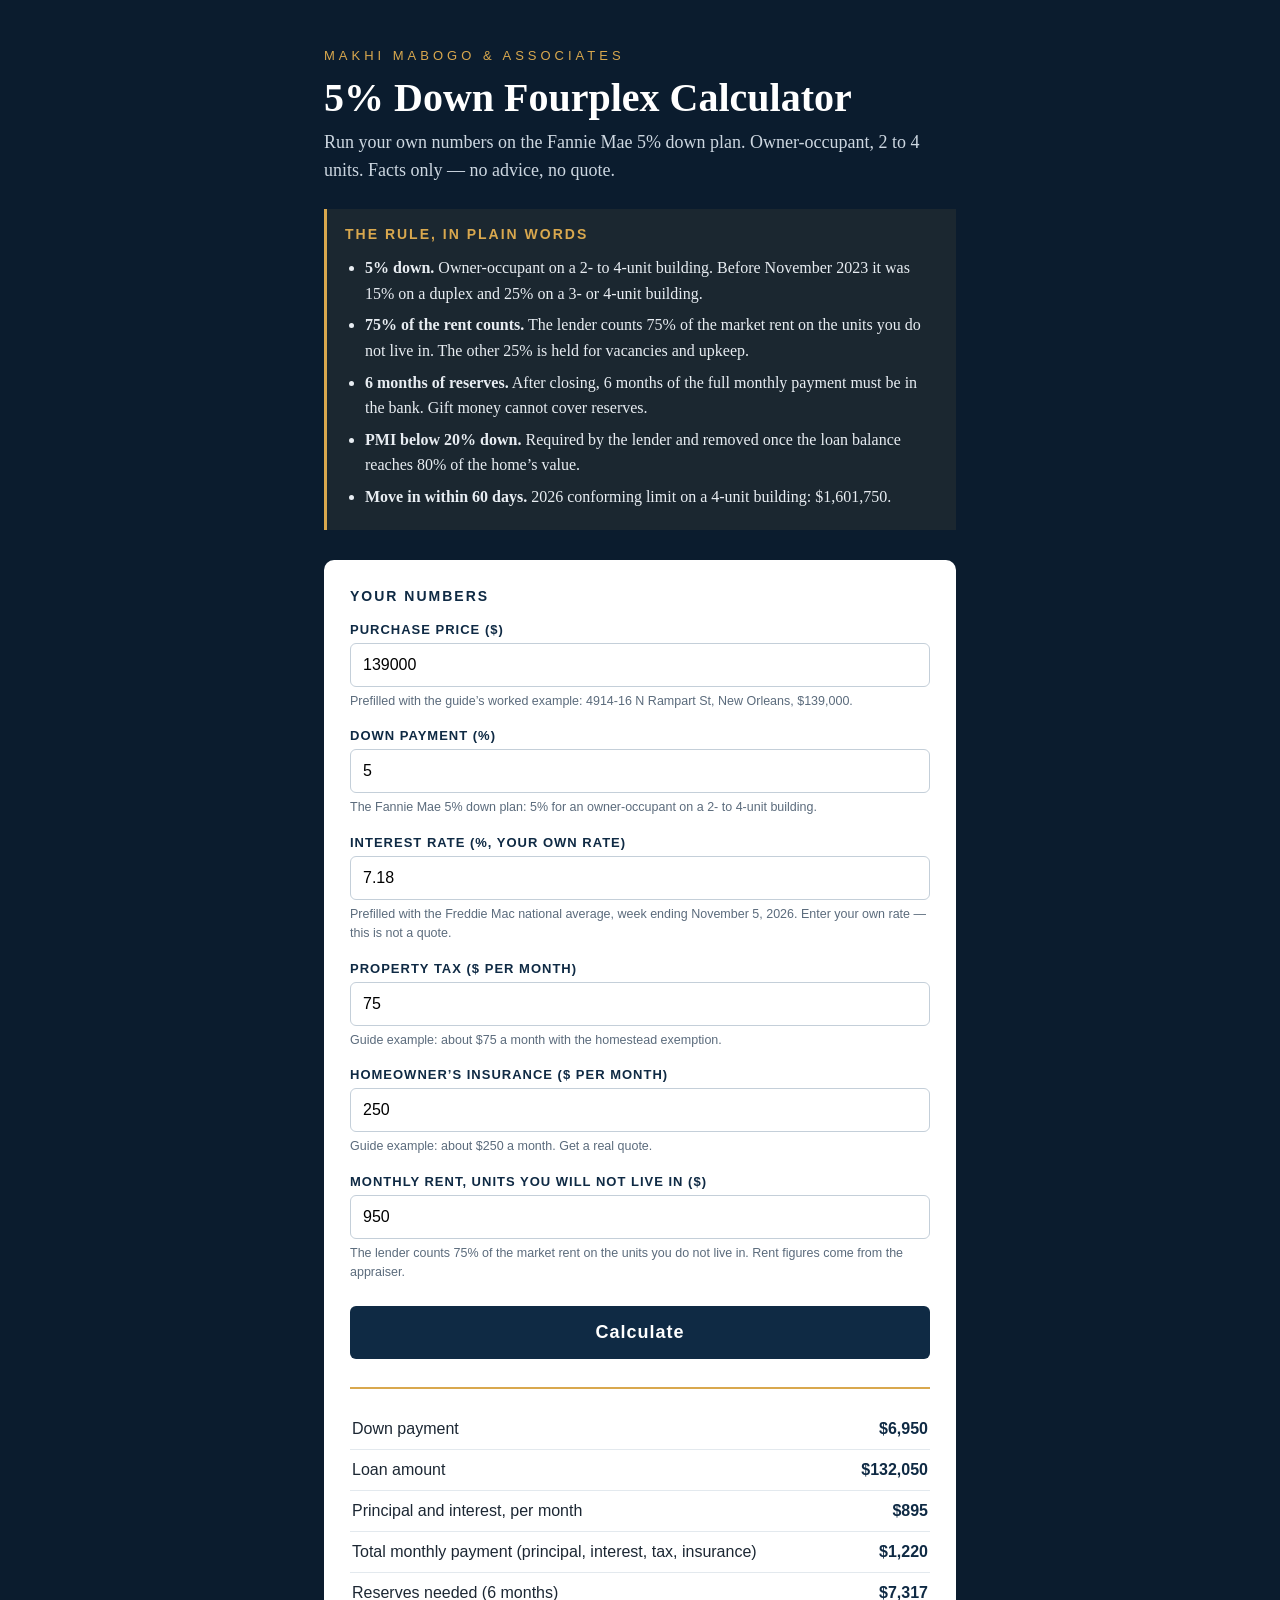
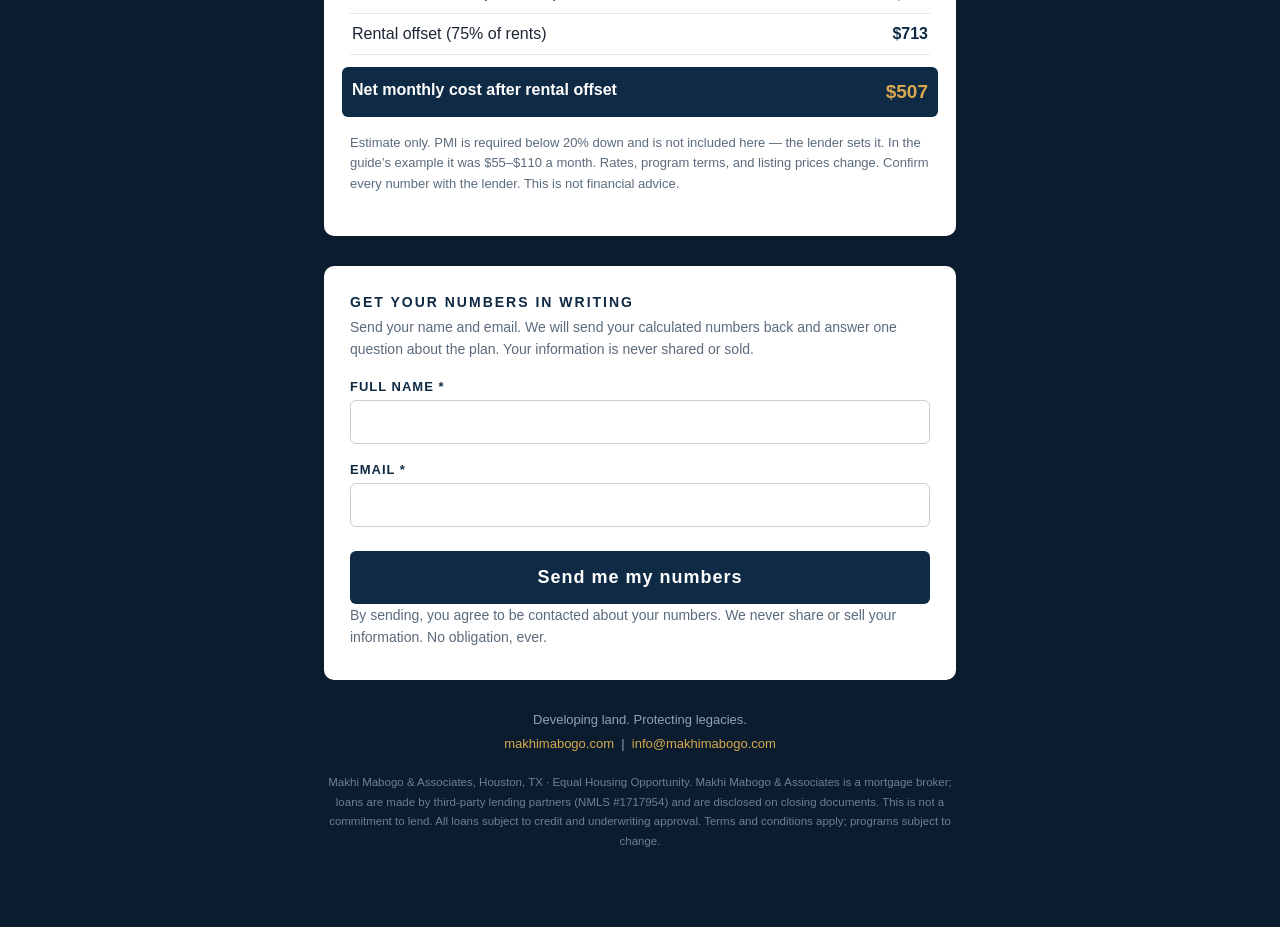
<file: fourplex-calculator.html>
<!DOCTYPE html>
<html lang="en">
<head>
<meta charset="UTF-8">
<meta name="viewport" content="width=device-width, initial-scale=1.0">
<title>5% Down Fourplex Calculator — Makhi Mabogo &amp; Associates</title>
<style>
  :root { --navy:#0F2A44; --gold:#D9A84E; --ink:#1c2733; --muted:#5b6b7c; }
  * { box-sizing:border-box; }
  body { margin:0; font-family:Georgia,'Times New Roman',serif; background:#0b1c2e; color:#fff; }
  .wrap { max-width:680px; margin:0 auto; padding:48px 24px 64px; }
  .brand { color:var(--gold); letter-spacing:4px; font-size:13px; font-family:Arial,Helvetica,sans-serif; text-transform:uppercase; }
  h1 { font-size:40px; margin:12px 0 8px; line-height:1.15; }
  .sub { color:#cdd7e1; font-size:18px; line-height:1.55; margin:0 0 6px; }
  .rule { border-left:3px solid var(--gold); padding:14px 18px; margin:24px 0 30px; background:rgba(217,168,78,.08); line-height:1.6; }
  .rule h2 { font-family:Arial,Helvetica,sans-serif; font-size:14px; letter-spacing:2px; text-transform:uppercase; color:var(--gold); margin:0 0 10px; }
  .rule ul { margin:0; padding-left:20px; color:#e8edf2; }
  .rule li { margin:6px 0; }
  .card { background:#fff; color:var(--ink); border-radius:10px; padding:28px 26px; }
  .card h2 { font-family:Arial,Helvetica,sans-serif; font-size:14px; letter-spacing:2px; text-transform:uppercase; color:var(--navy); margin:0 0 6px; }
  label { display:block; font-family:Arial,Helvetica,sans-serif; font-size:13px; font-weight:bold; text-transform:uppercase; letter-spacing:1px; color:var(--navy); margin:18px 0 6px; }
  label:first-child { margin-top:0; }
  input { width:100%; padding:12px; font-size:16px; border:1px solid #c4cfd9; border-radius:6px; font-family:Arial,Helvetica,sans-serif; }
  .hint { font-family:Arial,Helvetica,sans-serif; font-size:12.5px; color:var(--muted); margin:5px 0 0; line-height:1.5; }
  button { margin-top:24px; width:100%; background:var(--navy); color:#fff; border:none; border-radius:6px; padding:16px; font-size:18px; font-family:Arial,Helvetica,sans-serif; font-weight:bold; letter-spacing:1px; cursor:pointer; }
  button:hover { background:#1a3a5c; }
  .results { margin-top:28px; border-top:2px solid var(--gold); padding-top:20px; }
  .row { display:flex; justify-content:space-between; gap:16px; padding:11px 2px; border-bottom:1px solid #e3e9ee; font-family:Arial,Helvetica,sans-serif; }
  .row span:first-child { color:var(--ink); }
  .row span:last-child { font-weight:bold; color:var(--navy); white-space:nowrap; }
  .row.net { background:var(--navy); margin:12px -8px 0; padding:14px 10px; border-bottom:none; border-radius:6px; }
  .row.net span:first-child { color:#fff; font-weight:bold; }
  .row.net span:last-child { color:var(--gold); font-size:19px; }
  .fine { font-family:Arial,Helvetica,sans-serif; font-size:13px; color:var(--muted); margin-top:16px; line-height:1.6; }
  .lead { margin-top:30px; }
  .lead p { font-family:Arial,Helvetica,sans-serif; font-size:14px; color:var(--muted); line-height:1.6; margin:0 0 4px; }
  .thanks { display:none; background:#0f3d24; border:1px solid #2e7d4f; border-radius:8px; padding:20px; margin-bottom:24px; line-height:1.6; }
  .foot { text-align:center; color:#8fa1b3; font-family:Arial,Helvetica,sans-serif; font-size:13px; margin-top:28px; line-height:1.8; }
  .foot a { color:var(--gold); text-decoration:none; }
  .disclosure { font-family:Arial,Helvetica,sans-serif; font-size:11.5px; color:#6d7f90; text-align:center; line-height:1.7; margin-top:18px; }
</style>
</head>
<body>
<div class="wrap">
  <div class="brand">Makhi Mabogo &amp; Associates</div>
  <h1>5% Down Fourplex Calculator</h1>
  <p class="sub">Run your own numbers on the Fannie Mae 5% down plan. Owner-occupant, 2 to 4 units. Facts only &mdash; no advice, no quote.</p>

  <div class="rule">
    <h2>The rule, in plain words</h2>
    <ul>
      <li><strong>5% down.</strong> Owner-occupant on a 2- to 4-unit building. Before November 2023 it was 15% on a duplex and 25% on a 3- or 4-unit building.</li>
      <li><strong>75% of the rent counts.</strong> The lender counts 75% of the market rent on the units you do not live in. The other 25% is held for vacancies and upkeep.</li>
      <li><strong>6 months of reserves.</strong> After closing, 6 months of the full monthly payment must be in the bank. Gift money cannot cover reserves.</li>
      <li><strong>PMI below 20% down.</strong> Required by the lender and removed once the loan balance reaches 80% of the home&rsquo;s value.</li>
      <li><strong>Move in within 60 days.</strong> 2026 conforming limit on a 4-unit building: $1,601,750.</li>
    </ul>
  </div>

  <div class="thanks" id="thanks">Thank you &mdash; your numbers are on their way. We review every message personally and will reach out shortly. Nothing you shared leaves this office.</div>

  <div class="card">
    <h2>Your numbers</h2>

    <label for="price">Purchase price ($)</label>
    <input id="price" type="number" min="0" step="1000" value="139000">
    <p class="hint">Prefilled with the guide&rsquo;s worked example: 4914-16 N Rampart St, New Orleans, $139,000.</p>

    <label for="downPct">Down payment (%)</label>
    <input id="downPct" type="number" min="0" max="100" step="0.5" value="5">
    <p class="hint">The Fannie Mae 5% down plan: 5% for an owner-occupant on a 2- to 4-unit building.</p>

    <label for="rate">Interest rate (%, your own rate)</label>
    <input id="rate" type="number" min="0" max="30" step="0.01" value="7.18">
    <p class="hint">Prefilled with the Freddie Mac national average, week ending November 5, 2026. Enter your own rate &mdash; this is not a quote.</p>

    <label for="tax">Property tax ($ per month)</label>
    <input id="tax" type="number" min="0" step="5" value="75">
    <p class="hint">Guide example: about $75 a month with the homestead exemption.</p>

    <label for="ins">Homeowner&rsquo;s insurance ($ per month)</label>
    <input id="ins" type="number" min="0" step="5" value="250">
    <p class="hint">Guide example: about $250 a month. Get a real quote.</p>

    <label for="rent">Monthly rent, units you will not live in ($)</label>
    <input id="rent" type="number" min="0" step="25" value="950">
    <p class="hint">The lender counts 75% of the market rent on the units you do not live in. Rent figures come from the appraiser.</p>

    <button type="button" id="calcBtn">Calculate</button>

    <div class="results" id="results">
      <div class="row"><span>Down payment</span><span id="outDown">&mdash;</span></div>
      <div class="row"><span>Loan amount</span><span id="outLoan">&mdash;</span></div>
      <div class="row"><span>Principal and interest, per month</span><span id="outPI">&mdash;</span></div>
      <div class="row"><span>Total monthly payment (principal, interest, tax, insurance)</span><span id="outTotal">&mdash;</span></div>
      <div class="row"><span>Reserves needed (6 months)</span><span id="outReserves">&mdash;</span></div>
      <div class="row"><span>Rental offset (75% of rents)</span><span id="outOffset">&mdash;</span></div>
      <div class="row net"><span>Net monthly cost after rental offset</span><span id="outNet">&mdash;</span></div>
    </div>

    <p class="fine">Estimate only. PMI is required below 20% down and is not included here &mdash; the lender sets it. In the guide&rsquo;s example it was $55&ndash;$110 a month. Rates, program terms, and listing prices change. Confirm every number with the lender. This is not financial advice.</p>
  </div>

  <div class="card lead">
    <h2>Get your numbers in writing</h2>
    <p>Send your name and email. We will send your calculated numbers back and answer one question about the plan. Your information is never shared or sold.</p>
    <form action="https://formsubmit.co/info@makhimabogo.com" method="POST">
      <input type="hidden" name="_subject" value="5% Down Fourplex Calculator — makhimabogo.com">
      <input type="hidden" name="_template" value="table">
      <input type="hidden" name="_captcha" value="false">
      <input type="hidden" name="_next" value="https://makhimabogo.com/fourplex-calculator.html?sent=1">
      <input type="hidden" name="calculator_summary" id="calcSummary" value="">
      <input type="text" name="_honey" style="display:none">

      <label for="name">Full name *</label>
      <input id="name" name="name" type="text" required autocomplete="name">

      <label for="email">Email *</label>
      <input id="email" name="email" type="email" required autocomplete="email">

      <button type="submit">Send me my numbers</button>
      <p class="fine">By sending, you agree to be contacted about your numbers. We never share or sell your information. No obligation, ever.</p>
    </form>
  </div>

  <div class="foot">
    Developing land. Protecting legacies.<br>
    <a href="https://makhimabogo.com">makhimabogo.com</a> &nbsp;|&nbsp; <a href="mailto:info@makhimabogo.com">info@makhimabogo.com</a>
  </div>
  <p class="disclosure">Makhi Mabogo &amp; Associates, Houston, TX &middot; Equal Housing Opportunity. Makhi Mabogo &amp; Associates is a mortgage broker; loans are made by third-party lending partners (NMLS #1717954) and are disclosed on closing documents. This is not a commitment to lend. All loans subject to credit and underwriting approval. Terms and conditions apply; programs subject to change.</p>
</div>
<script>
function calcFourplex(price, downPct, rate, tax, ins, rent) {
  var down = price * downPct / 100;
  var loan = price - down;
  var r = rate / 100 / 12;
  var n = 360;
  var pi = (r > 0) ? loan * r / (1 - Math.pow(1 + r, -n)) : loan / n;
  var total = pi + tax + ins;
  var reserves = 6 * total;
  var offset = 0.75 * rent;
  var net = total - offset;
  return { down: down, loan: loan, pi: pi, total: total, reserves: reserves, offset: offset, net: net };
}

function fmt(v) {
  return '$' + Math.round(v).toLocaleString('en-US');
}

if (typeof document !== 'undefined') {
  var ids = ['price', 'downPct', 'rate', 'tax', 'ins', 'rent'];
  function num(id) {
    var v = parseFloat(document.getElementById(id).value);
    return isNaN(v) || v < 0 ? 0 : v;
  }
  function runCalc() {
    var price = num('price');
    var downPct = Math.min(100, num('downPct'));
    var rate = num('rate');
    var tax = num('tax');
    var ins = num('ins');
    var rent = num('rent');
    var out = calcFourplex(price, downPct, rate, tax, ins, rent);
    document.getElementById('outDown').textContent = fmt(out.down);
    document.getElementById('outLoan').textContent = fmt(out.loan);
    document.getElementById('outPI').textContent = fmt(out.pi);
    document.getElementById('outTotal').textContent = fmt(out.total);
    document.getElementById('outReserves').textContent = fmt(out.reserves);
    document.getElementById('outOffset').textContent = fmt(out.offset);
    document.getElementById('outNet').textContent = fmt(out.net);
    document.getElementById('calcSummary').value =
      'Price $' + Math.round(price).toLocaleString('en-US') +
      ' | Down ' + downPct + '% = ' + fmt(out.down) +
      ' | Loan ' + fmt(out.loan) +
      ' | Rate ' + rate + '%' +
      ' | P&I ' + fmt(out.pi) + '/mo' +
      ' | Total ' + fmt(out.total) + '/mo' +
      ' | Reserves ' + fmt(out.reserves) +
      ' | Rental offset ' + fmt(out.offset) + '/mo' +
      ' | Net ' + fmt(out.net) + '/mo';
  }
  document.getElementById('calcBtn').addEventListener('click', runCalc);
  ids.forEach(function (id) {
    document.getElementById(id).addEventListener('input', runCalc);
  });
  runCalc();
  if (new URLSearchParams(location.search).get('sent') === '1') {
    document.getElementById('thanks').style.display = 'block';
    window.scrollTo(0, 0);
  }
}
</script>
</body>
</html>
</file>
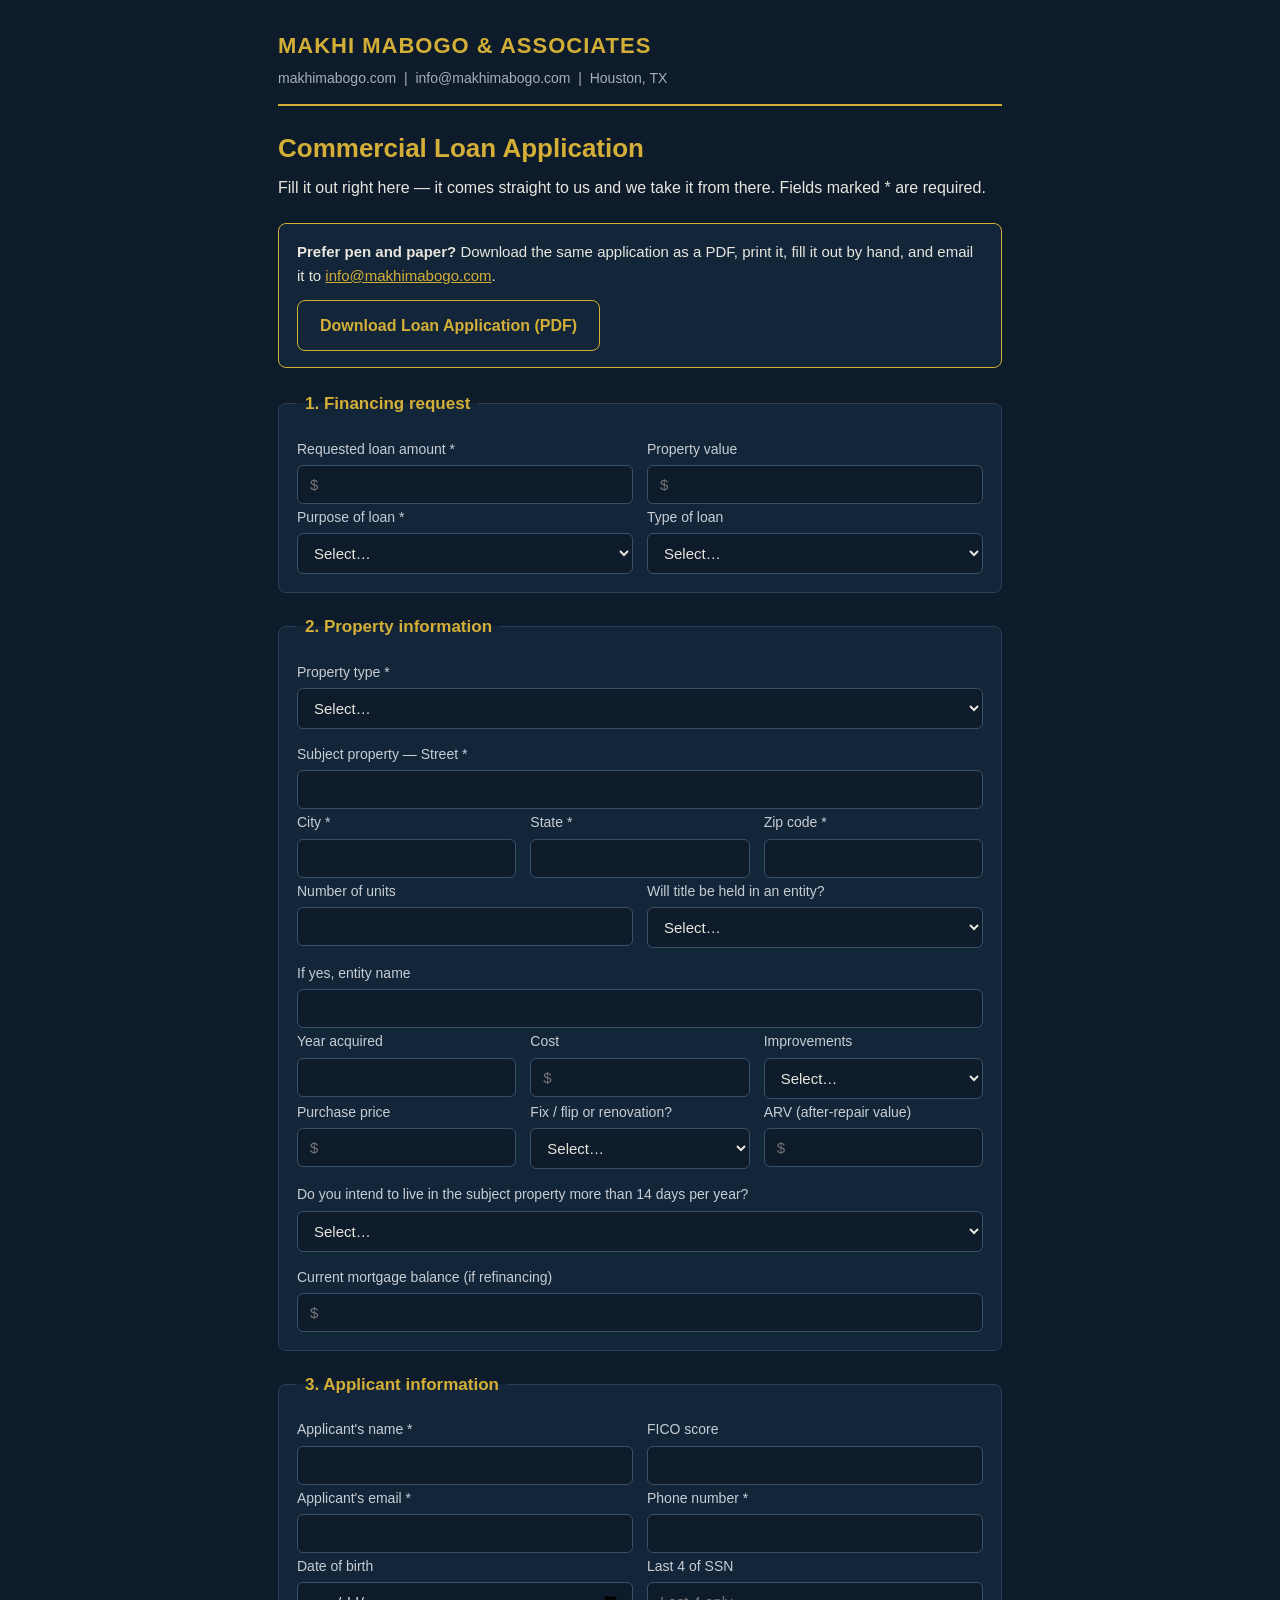
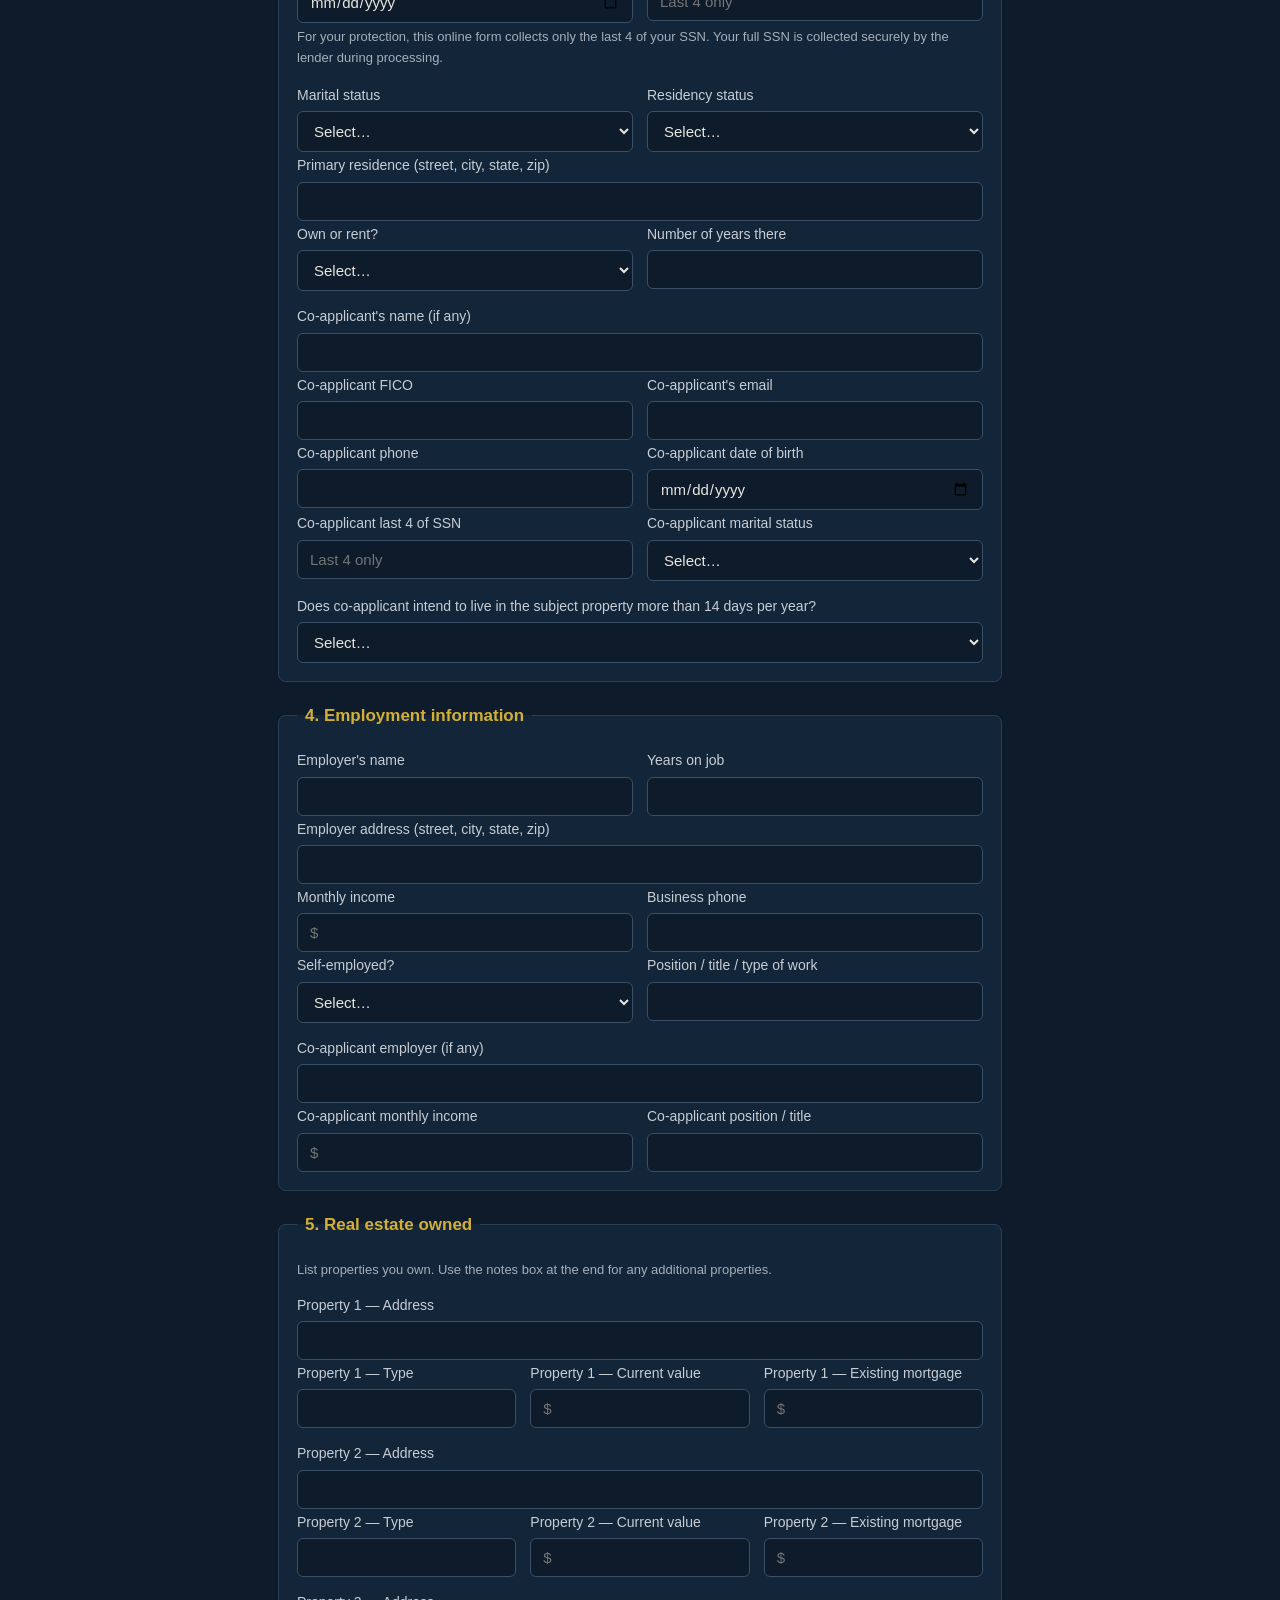
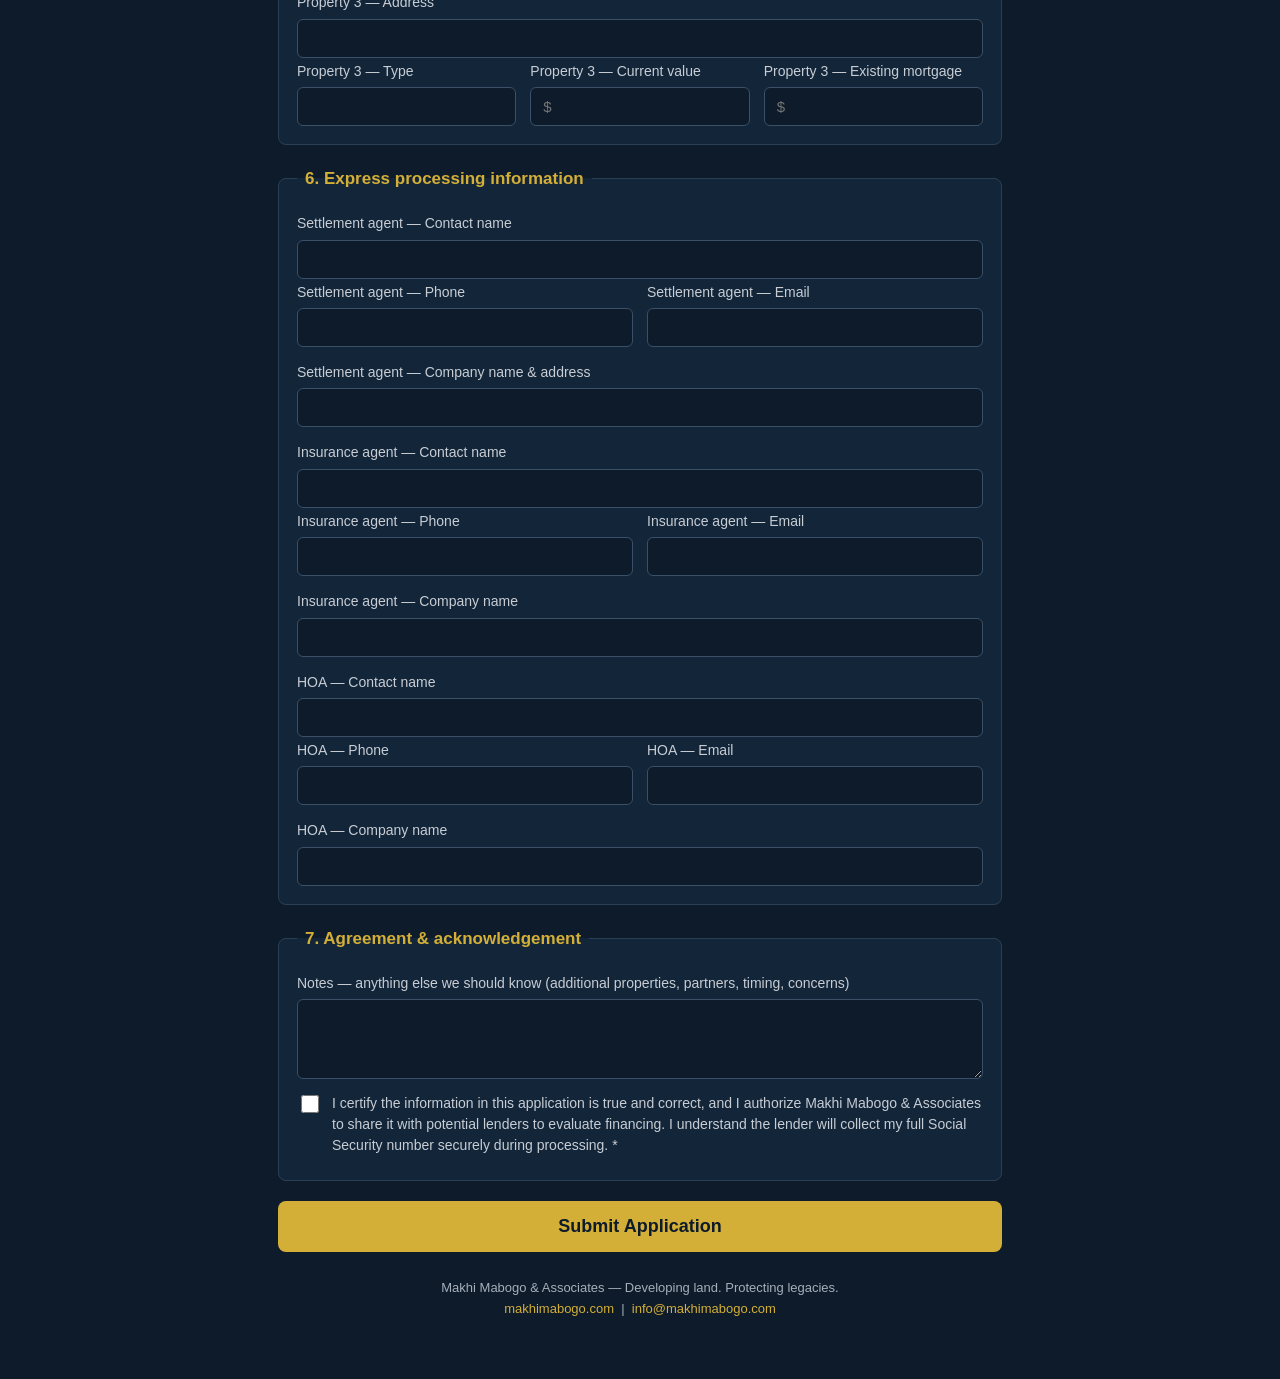
<file: loan-application.html>
<!DOCTYPE html>
<html lang="en">
<head>
<meta charset="UTF-8">
<meta name="viewport" content="width=device-width, initial-scale=1.0">
<title>Loan Application — Apply Online | Makhi Mabogo &amp; Associates</title>
<style>
  * { box-sizing: border-box; }
  html { overflow-x: hidden; }
  body { margin: 0; background: #0d1b2a; color: #e8e6de; font-family: 'Segoe UI', Arial, sans-serif; line-height: 1.6; overflow-x: hidden; }
  .wrap { max-width: 760px; margin: 0 auto; padding: 28px 18px 60px; }
  header { border-bottom: 2px solid #d4af37; padding-bottom: 14px; margin-bottom: 22px; }
  header .brand { color: #d4af37; font-size: 22px; letter-spacing: 1px; font-weight: bold; }
  header .brand a { color: #d4af37; text-decoration: none; }
  header .sub { color: #a5afb9; font-size: 14px; margin-top: 4px; }
  h1 { font-size: 26px; color: #d4af37; margin: 0 0 6px; }
  .intro { font-size: 16px; margin: 0 0 22px; }
  .intro b { color: #d4af37; }
  .paper-box { border: 1px solid #d4af37; border-radius: 8px; padding: 16px 18px; margin: 0 0 22px; background: #122539; }
  .paper-box p { margin: 0 0 12px; font-size: 15px; }
  .paper-box p:last-child { margin-bottom: 0; }
  .btn { display: inline-block; padding: 12px 22px; font-size: 16px; font-weight: bold; text-decoration: none; border-radius: 8px; }
  .btn-outline { color: #d4af37; border: 1px solid #d4af37; background: transparent; }
  fieldset { border: 1px solid #2a3f55; border-radius: 8px; padding: 18px; margin: 0 0 20px; background: #122539; }
  legend { color: #d4af37; font-size: 17px; font-weight: bold; padding: 0 8px; }
  label { display: block; font-size: 14px; color: #c8cdd4; margin: 14px 0 5px; }
  label:first-of-type { margin-top: 2px; }
  input[type=text], input[type=tel], input[type=email], input[type=number], input[type=date], select, textarea {
    width: 100%; padding: 10px 12px; font-size: 15px; color: #e8e6de;
    background: #0d1b2a; border: 1px solid #3a5068; border-radius: 6px; font-family: inherit;
  }
  input:focus, select:focus, textarea:focus { outline: none; border-color: #d4af37; }
  textarea { min-height: 80px; resize: vertical; }
  .row { display: flex; gap: 14px; }
  .row > div { flex: 1; min-width: 0; }
  @media (max-width: 560px) { .row { flex-direction: column; gap: 0; } }
  .hint { font-size: 13px; color: #a5afb9; margin-top: 4px; }
  .check { display: flex; gap: 10px; align-items: flex-start; margin: 6px 0; }
  .check input { width: 18px; height: 18px; margin-top: 2px; flex-shrink: 0; }
  .check span { font-size: 14px; color: #c8cdd4; line-height: 1.5; }
  button[type=submit] { display: block; width: 100%; padding: 15px; font-size: 18px; font-weight: bold;
    color: #0d1b2a; background: #d4af37; border: none; border-radius: 8px; cursor: pointer; margin-top: 8px; }
  button[type=submit]:hover { background: #e0bd4a; }
  footer { text-align: center; color: #a5afb9; font-size: 13px; margin-top: 26px; line-height: 1.6; }
  footer a { color: #d4af37; text-decoration: none; }
</style>
</head>
<body>
<div class="wrap">
<header>
  <div class="brand"><a href="https://makhimabogo.com">MAKHI MABOGO &amp; ASSOCIATES</a></div>
  <div class="sub">makhimabogo.com &nbsp;|&nbsp; info@makhimabogo.com &nbsp;|&nbsp; Houston, TX</div>
</header>

<h1>Commercial Loan Application</h1>
<p class="intro">Fill it out right here — it comes straight to us and we take it from there. Fields marked * are required.</p>

<div class="paper-box">
  <p><b>Prefer pen and paper?</b> Download the same application as a PDF, print it, fill it out by hand, and email it to <a href="mailto:info@makhimabogo.com" style="color:#d4af37;">info@makhimabogo.com</a>.</p>
  <p><a href="assets/loan-application.pdf" class="btn btn-outline" download>Download Loan Application (PDF)</a></p>
</div>

<form action="https://formsubmit.co/info@makhimabogo.com" method="POST">
  <input type="hidden" name="_subject" value="New Loan Application — Online">
  <input type="hidden" name="_template" value="table">
  <input type="hidden" name="_captcha" value="false">
  <input type="hidden" name="_next" value="https://makhimabogo.com/">
  <input type="text" name="_honey" style="display:none">

  <fieldset>
    <legend>1. Financing request</legend>
    <div class="row">
      <div>
        <label for="loan_amount">Requested loan amount *</label>
        <input type="text" id="loan_amount" name="loan_amount" placeholder="$" required>
      </div>
      <div>
        <label for="property_value">Property value</label>
        <input type="text" id="property_value" name="property_value" placeholder="$">
      </div>
    </div>
    <div class="row">
      <div>
        <label for="loan_purpose">Purpose of loan *</label>
        <select id="loan_purpose" name="loan_purpose" required>
          <option value="">Select…</option>
          <option>Purchase</option>
          <option>Refinance</option>
        </select>
      </div>
      <div>
        <label for="loan_type">Type of loan</label>
        <select id="loan_type" name="loan_type">
          <option value="">Select…</option>
          <option>FlexTerm</option>
          <option>ARV Pro</option>
          <option>Flex I/O</option>
          <option>Fast50</option>
          <option>Not sure — help me choose</option>
        </select>
      </div>
    </div>
  </fieldset>

  <fieldset>
    <legend>2. Property information</legend>
    <label for="property_type">Property type *</label>
    <select id="property_type" name="property_type" required>
      <option value="">Select…</option>
      <option>1-4 Residential Units</option>
      <option>5+ Residential Units</option>
      <option>Mixed Use</option>
      <option>Retail</option>
      <option>Warehouse</option>
      <option>Office</option>
      <option>Auto Service</option>
      <option>Other</option>
    </select>
    <label for="subject_street">Subject property — Street *</label>
    <input type="text" id="subject_street" name="subject_street" required>
    <div class="row">
      <div>
        <label for="subject_city">City *</label>
        <input type="text" id="subject_city" name="subject_city" required>
      </div>
      <div>
        <label for="subject_state">State *</label>
        <input type="text" id="subject_state" name="subject_state" required>
      </div>
      <div>
        <label for="subject_zip">Zip code *</label>
        <input type="text" id="subject_zip" name="subject_zip" required>
      </div>
    </div>
    <div class="row">
      <div>
        <label for="units">Number of units</label>
        <input type="number" id="units" name="units" min="1">
      </div>
      <div>
        <label for="entity_held">Will title be held in an entity?</label>
        <select id="entity_held" name="entity_held">
          <option value="">Select…</option>
          <option>Yes</option>
          <option>No</option>
        </select>
      </div>
    </div>
    <label for="entity_name">If yes, entity name</label>
    <input type="text" id="entity_name" name="entity_name">
    <div class="row">
      <div>
        <label for="year_acquired">Year acquired</label>
        <input type="text" id="year_acquired" name="year_acquired">
      </div>
      <div>
        <label for="acq_cost">Cost</label>
        <input type="text" id="acq_cost" name="acq_cost" placeholder="$">
      </div>
      <div>
        <label for="improvements">Improvements</label>
        <select id="improvements" name="improvements">
          <option value="">Select…</option>
          <option>Made</option>
          <option>To be made</option>
          <option>Both</option>
          <option>None</option>
        </select>
      </div>
    </div>
    <div class="row">
      <div>
        <label for="purchase_price">Purchase price</label>
        <input type="text" id="purchase_price" name="purchase_price" placeholder="$">
      </div>
      <div>
        <label for="fix_flip">Fix / flip or renovation?</label>
        <select id="fix_flip" name="fix_flip">
          <option value="">Select…</option>
          <option>Yes</option>
          <option>No</option>
        </select>
      </div>
      <div>
        <label for="arv">ARV (after-repair value)</label>
        <input type="text" id="arv" name="arv" placeholder="$">
      </div>
    </div>
    <label for="occupy_14">Do you intend to live in the subject property more than 14 days per year?</label>
    <select id="occupy_14" name="occupy_14">
      <option value="">Select…</option>
      <option>Yes</option>
      <option>No</option>
    </select>
    <label for="refi_balance">Current mortgage balance (if refinancing)</label>
    <input type="text" id="refi_balance" name="refi_balance" placeholder="$">
  </fieldset>

  <fieldset>
    <legend>3. Applicant information</legend>
    <div class="row">
      <div>
        <label for="app_name">Applicant's name *</label>
        <input type="text" id="app_name" name="app_name" required>
      </div>
      <div>
        <label for="app_fico">FICO score</label>
        <input type="text" id="app_fico" name="app_fico">
      </div>
    </div>
    <div class="row">
      <div>
        <label for="app_email">Applicant's email *</label>
        <input type="email" id="app_email" name="app_email" required>
      </div>
      <div>
        <label for="app_phone">Phone number *</label>
        <input type="tel" id="app_phone" name="app_phone" required>
      </div>
    </div>
    <div class="row">
      <div>
        <label for="app_dob">Date of birth</label>
        <input type="date" id="app_dob" name="app_dob">
      </div>
      <div>
        <label for="app_ssn4">Last 4 of SSN</label>
        <input type="text" id="app_ssn4" name="app_ssn4" maxlength="4" inputmode="numeric" placeholder="Last 4 only">
      </div>
    </div>
    <p class="hint">For your protection, this online form collects only the last 4 of your SSN. Your full SSN is collected securely by the lender during processing.</p>
    <div class="row">
      <div>
        <label for="app_marital">Marital status</label>
        <select id="app_marital" name="app_marital">
          <option value="">Select…</option>
          <option>Married</option>
          <option>Unmarried</option>
        </select>
      </div>
      <div>
        <label for="app_residency">Residency status</label>
        <select id="app_residency" name="app_residency">
          <option value="">Select…</option>
          <option>US Citizen</option>
          <option>Permanent Resident Alien</option>
          <option>Non-permanent Resident Alien</option>
        </select>
      </div>
    </div>
    <label for="app_address">Primary residence (street, city, state, zip)</label>
    <input type="text" id="app_address" name="app_address">
    <div class="row">
      <div>
        <label for="app_housing">Own or rent?</label>
        <select id="app_housing" name="app_housing">
          <option value="">Select…</option>
          <option>Own</option>
          <option>Rent</option>
        </select>
      </div>
      <div>
        <label for="app_years">Number of years there</label>
        <input type="number" id="app_years" name="app_years" min="0">
      </div>
    </div>
    <label for="co_name">Co-applicant's name (if any)</label>
    <input type="text" id="co_name" name="co_name">
    <div class="row">
      <div>
        <label for="co_fico">Co-applicant FICO</label>
        <input type="text" id="co_fico" name="co_fico">
      </div>
      <div>
        <label for="co_email">Co-applicant's email</label>
        <input type="email" id="co_email" name="co_email">
      </div>
    </div>
    <div class="row">
      <div>
        <label for="co_phone">Co-applicant phone</label>
        <input type="tel" id="co_phone" name="co_phone">
      </div>
      <div>
        <label for="co_dob">Co-applicant date of birth</label>
        <input type="date" id="co_dob" name="co_dob">
      </div>
    </div>
    <div class="row">
      <div>
        <label for="co_ssn4">Co-applicant last 4 of SSN</label>
        <input type="text" id="co_ssn4" name="co_ssn4" maxlength="4" inputmode="numeric" placeholder="Last 4 only">
      </div>
      <div>
        <label for="co_marital">Co-applicant marital status</label>
        <select id="co_marital" name="co_marital">
          <option value="">Select…</option>
          <option>Married</option>
          <option>Unmarried</option>
        </select>
      </div>
    </div>
    <label for="co_occupy_14">Does co-applicant intend to live in the subject property more than 14 days per year?</label>
    <select id="co_occupy_14" name="co_occupy_14">
      <option value="">Select…</option>
      <option>Yes</option>
      <option>No</option>
    </select>
  </fieldset>

  <fieldset>
    <legend>4. Employment information</legend>
    <div class="row">
      <div>
        <label for="emp_name">Employer's name</label>
        <input type="text" id="emp_name" name="emp_name">
      </div>
      <div>
        <label for="emp_years">Years on job</label>
        <input type="text" id="emp_years" name="emp_years">
      </div>
    </div>
    <label for="emp_address">Employer address (street, city, state, zip)</label>
    <input type="text" id="emp_address" name="emp_address">
    <div class="row">
      <div>
        <label for="emp_income">Monthly income</label>
        <input type="text" id="emp_income" name="emp_income" placeholder="$">
      </div>
      <div>
        <label for="emp_phone">Business phone</label>
        <input type="tel" id="emp_phone" name="emp_phone">
      </div>
    </div>
    <div class="row">
      <div>
        <label for="emp_self">Self-employed?</label>
        <select id="emp_self" name="emp_self">
          <option value="">Select…</option>
          <option>Yes</option>
          <option>No</option>
        </select>
      </div>
      <div>
        <label for="emp_title">Position / title / type of work</label>
        <input type="text" id="emp_title" name="emp_title">
      </div>
    </div>
    <label for="co_emp_name">Co-applicant employer (if any)</label>
    <input type="text" id="co_emp_name" name="co_emp_name">
    <div class="row">
      <div>
        <label for="co_emp_income">Co-applicant monthly income</label>
        <input type="text" id="co_emp_income" name="co_emp_income" placeholder="$">
      </div>
      <div>
        <label for="co_emp_title">Co-applicant position / title</label>
        <input type="text" id="co_emp_title" name="co_emp_title">
      </div>
    </div>
  </fieldset>

  <fieldset>
    <legend>5. Real estate owned</legend>
    <p class="hint">List properties you own. Use the notes box at the end for any additional properties.</p>
    <label for="re1_address">Property 1 — Address</label>
    <input type="text" id="re1_address" name="re1_address">
    <div class="row">
      <div>
        <label for="re1_type">Property 1 — Type</label>
        <input type="text" id="re1_type" name="re1_type">
      </div>
      <div>
        <label for="re1_value">Property 1 — Current value</label>
        <input type="text" id="re1_value" name="re1_value" placeholder="$">
      </div>
      <div>
        <label for="re1_mortgage">Property 1 — Existing mortgage</label>
        <input type="text" id="re1_mortgage" name="re1_mortgage" placeholder="$">
      </div>
    </div>
    <label for="re2_address">Property 2 — Address</label>
    <input type="text" id="re2_address" name="re2_address">
    <div class="row">
      <div>
        <label for="re2_type">Property 2 — Type</label>
        <input type="text" id="re2_type" name="re2_type">
      </div>
      <div>
        <label for="re2_value">Property 2 — Current value</label>
        <input type="text" id="re2_value" name="re2_value" placeholder="$">
      </div>
      <div>
        <label for="re2_mortgage">Property 2 — Existing mortgage</label>
        <input type="text" id="re2_mortgage" name="re2_mortgage" placeholder="$">
      </div>
    </div>
    <label for="re3_address">Property 3 — Address</label>
    <input type="text" id="re3_address" name="re3_address">
    <div class="row">
      <div>
        <label for="re3_type">Property 3 — Type</label>
        <input type="text" id="re3_type" name="re3_type">
      </div>
      <div>
        <label for="re3_value">Property 3 — Current value</label>
        <input type="text" id="re3_value" name="re3_value" placeholder="$">
      </div>
      <div>
        <label for="re3_mortgage">Property 3 — Existing mortgage</label>
        <input type="text" id="re3_mortgage" name="re3_mortgage" placeholder="$">
      </div>
    </div>
  </fieldset>

  <fieldset>
    <legend>6. Express processing information</legend>
    <label for="settle_name">Settlement agent — Contact name</label>
    <input type="text" id="settle_name" name="settle_name">
    <div class="row">
      <div>
        <label for="settle_phone">Settlement agent — Phone</label>
        <input type="tel" id="settle_phone" name="settle_phone">
      </div>
      <div>
        <label for="settle_email">Settlement agent — Email</label>
        <input type="email" id="settle_email" name="settle_email">
      </div>
    </div>
    <label for="settle_company">Settlement agent — Company name &amp; address</label>
    <input type="text" id="settle_company" name="settle_company">
    <label for="ins_name">Insurance agent — Contact name</label>
    <input type="text" id="ins_name" name="ins_name">
    <div class="row">
      <div>
        <label for="ins_phone">Insurance agent — Phone</label>
        <input type="tel" id="ins_phone" name="ins_phone">
      </div>
      <div>
        <label for="ins_email">Insurance agent — Email</label>
        <input type="email" id="ins_email" name="ins_email">
      </div>
    </div>
    <label for="ins_company">Insurance agent — Company name</label>
    <input type="text" id="ins_company" name="ins_company">
    <label for="hoa_name">HOA — Contact name</label>
    <input type="text" id="hoa_name" name="hoa_name">
    <div class="row">
      <div>
        <label for="hoa_phone">HOA — Phone</label>
        <input type="tel" id="hoa_phone" name="hoa_phone">
      </div>
      <div>
        <label for="hoa_email">HOA — Email</label>
        <input type="email" id="hoa_email" name="hoa_email">
      </div>
    </div>
    <label for="hoa_company">HOA — Company name</label>
    <input type="text" id="hoa_company" name="hoa_company">
  </fieldset>

  <fieldset>
    <legend>7. Agreement &amp; acknowledgement</legend>
    <label for="notes">Notes — anything else we should know (additional properties, partners, timing, concerns)</label>
    <textarea id="notes" name="notes"></textarea>
    <label class="check">
      <input type="checkbox" name="consent" value="yes" required>
      <span>I certify the information in this application is true and correct, and I authorize Makhi Mabogo &amp; Associates to share it with potential lenders to evaluate financing. I understand the lender will collect my full Social Security number securely during processing. *</span>
    </label>
  </fieldset>

  <button type="submit">Submit Application</button>
</form>

<footer>
  Makhi Mabogo &amp; Associates — Developing land. Protecting legacies.<br>
  <a href="https://makhimabogo.com">makhimabogo.com</a> &nbsp;|&nbsp; <a href="mailto:info@makhimabogo.com">info@makhimabogo.com</a>
</footer>
</div>
</body>
</html>
</file>
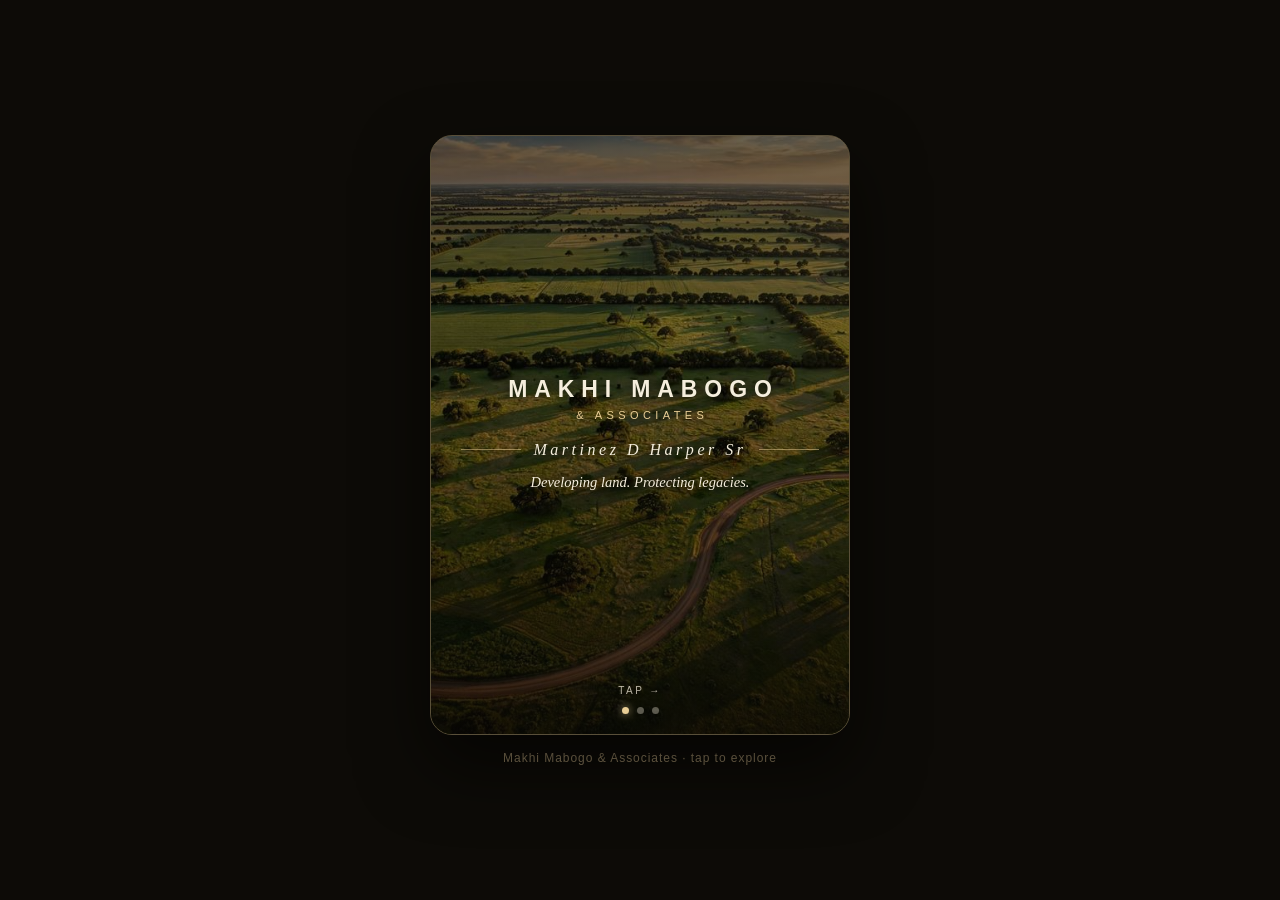
<file: Personal card with LinkedIn and Instagram.html>
<!DOCTYPE html>
<html lang="en">
<head>
<meta charset="UTF-8">
<meta name="viewport" content="width=device-width, initial-scale=1.0">
<title>Makhi Mabogo &amp; Associates</title>
<style>
  * { margin:0; padding:0; box-sizing:border-box; -webkit-tap-highlight-color:transparent; }
  body {
    font-family: -apple-system, BlinkMacSystemFont, "Segoe UI", Roboto, Helvetica, Arial, sans-serif;
    background:#0d0b07; min-height:100vh; display:flex; align-items:center; justify-content:center;
    padding:24px 16px; color:#f5eedd;
  }
  .wrap { width:100%; max-width:420px; }
  .card { position:relative; width:100%; min-height:600px; border-radius:22px; overflow:hidden;
    cursor:pointer; box-shadow:0 30px 70px rgba(0,0,0,.6);
    border:1px solid rgba(233,206,150,.35); }
  .bg { position:absolute; inset:0; background:url("[data-uri]") center/cover no-repeat; }
  .shade { position:absolute; inset:0;
    background:linear-gradient(180deg, rgba(8,6,3,.62) 0%, rgba(8,6,3,.38) 35%, rgba(8,6,3,.55) 70%, rgba(8,6,3,.82) 100%); }
  .view { position:absolute; inset:0; display:flex; flex-direction:column; align-items:center;
    justify-content:center; text-align:center; padding:40px 30px;
    opacity:0; transform:translateX(28px); transition:opacity .5s ease, transform .5s ease;
    pointer-events:none; }
  .view.active { opacity:1; transform:none; pointer-events:auto; }
  .logo-ring { width:76px; height:76px; border-radius:50%; border:1px solid #e9ce96;
    padding:4px; background:rgba(8,6,3,.5); margin-bottom:22px;
    box-shadow:0 0 18px rgba(233,206,150,.35); }
  .logo-ring img { width:100%; height:100%; border-radius:50%; object-fit:cover; display:block; }
  .company { font-size:23px; letter-spacing:.3em; text-indent:.3em; color:#f5eedd; font-weight:600;
    margin-bottom:6px; text-shadow:0 2px 12px rgba(0,0,0,.7); }
  .company-sub { font-size:11px; letter-spacing:.4em; text-indent:.4em; color:#e9ce96;
    margin-bottom:20px; text-shadow:0 2px 8px rgba(0,0,0,.7); }
  .namerow { display:flex; align-items:center; gap:12px; width:100%; margin-bottom:12px; }
  .nameline { flex:1; height:1px; background:#e9ce96; opacity:.5; }
  .pname { font-family:'Snell Roundhand','Brush Script MT','Segoe Script','Apple Chancery','Lucida Handwriting',Georgia,serif;
    font-style:italic; font-size:16px; letter-spacing:.22em; color:#f5eedd; white-space:nowrap;
    text-shadow:0 2px 8px rgba(0,0,0,.8); }
  .prole { font-size:10.5px; letter-spacing:.2em; text-transform:uppercase; color:#e9ce96;
    line-height:2; margin-bottom:18px; text-shadow:0 2px 8px rgba(0,0,0,.8); }
  .tagline { font-family:Georgia, serif; font-style:italic; font-size:14.5px; line-height:1.6;
    color:#f5eedd; max-width:290px; text-shadow:0 2px 10px rgba(0,0,0,.85); }
  .kicker { font-size:10px; letter-spacing:.34em; text-indent:.34em; text-transform:uppercase;
    color:#e9ce96; margin-bottom:16px; text-shadow:0 2px 8px rgba(0,0,0,.8); }
  .story-title { font-family:Georgia, serif; font-style:italic; font-size:26px; color:#f5eedd;
    margin-bottom:16px; text-shadow:0 2px 12px rgba(0,0,0,.85); }
  .story { font-size:14.5px; line-height:1.75; color:#f5eedd; max-width:300px; margin-bottom:18px;
    text-shadow:0 2px 10px rgba(0,0,0,.9); }
  .story em { color:#e9ce96; }
  .creed { font-size:12px; letter-spacing:.26em; text-indent:.26em; text-transform:uppercase;
    color:#e9ce96; text-shadow:0 2px 8px rgba(0,0,0,.85); }
  .divider { width:52px; height:1px; background:#e9ce96; opacity:.7; margin:0 auto 18px; }
  .contact-row { display:flex; align-items:center; gap:12px; width:100%; padding:12px 14px;
    margin-bottom:10px; border-radius:12px; background:rgba(8,6,3,.55);
    border:1px solid rgba(233,206,150,.4); text-decoration:none; color:#f5eedd;
    transition:transform .15s ease, background .15s ease; backdrop-filter:blur(2px); }
  .contact-row:active { transform:scale(.98); background:rgba(8,6,3,.7); }
  .contact-row .icon { font-size:19px; width:28px; text-align:center; }
  .contact-row .label { font-size:10px; letter-spacing:.16em; text-transform:uppercase; color:#e9ce96; }
  .contact-row .value { font-size:15px; font-weight:600; }
  .btn-row { display:flex; gap:10px; width:100%; margin-top:6px; }
  .btn { flex:1; padding:14px 8px; border-radius:12px; font-size:14px; font-weight:700;
    text-decoration:none; text-align:center; transition:transform .15s ease; }
  .btn:active { transform:scale(.96); }
  .btn-gold { background:linear-gradient(180deg, #f0d49c, #c89f5e); color:#1c1408;
    box-shadow:0 6px 18px rgba(0,0,0,.4); }
  .btn-ghost { background:rgba(8,6,3,.5); color:#f0d49c; border:1px solid rgba(233,206,150,.55); }
  .dots { position:absolute; bottom:20px; left:0; right:0; display:flex; gap:8px; justify-content:center; z-index:5; }
  .dot { width:7px; height:7px; border-radius:50%; background:rgba(245,238,221,.35); transition:background .3s; }
  .dot.on { background:#e9ce96; box-shadow:0 0 8px rgba(233,206,150,.8); }
  .tap-hint { position:absolute; bottom:38px; left:0; right:0; text-align:center; z-index:5;
    font-size:10px; letter-spacing:.24em; text-transform:uppercase; color:rgba(245,238,221,.75);
    text-shadow:0 2px 6px rgba(0,0,0,.8); animation:pulse 2.4s ease-in-out infinite; pointer-events:none; }
  @keyframes pulse { 0%,100%{opacity:.55} 50%{opacity:1} }
  .foot { text-align:center; margin-top:16px; font-size:12px; color:#8a7a5c; letter-spacing:.08em; }
</style>
</head>
<body>
<div class="wrap">
  <div class="card" id="card">
    <div class="bg"></div><div class="shade"></div>

    <!-- VIEW 1 : greeting -->
    <div class="view active">
      
      <div class="company">MAKHI MABOGO</div>
      <div class="company-sub">&amp; ASSOCIATES</div>
      <div class="namerow"><div class="nameline"></div><div class="pname">Martinez D Harper Sr</div><div class="nameline"></div></div>
      <div class="tagline">Developing land. Protecting legacies.</div>
    </div>

    <!-- VIEW 2 : contact -->
    <div class="view">
      <div class="kicker">Get in touch</div>
      <a class="contact-row" href="tel:+17133251289" onclick="event.stopPropagation()">
        <span class="icon">📞</span>
        <span><span class="label">Call</span><br><span class="value">(713) 325-1289</span></span>
      </a>
      <a class="contact-row" href="mailto:makhimabogo@outlook.com" onclick="event.stopPropagation()">
        <span class="icon">✉️</span>
        <span><span class="label">Email</span><br><span class="value">makhimabogo@outlook.com</span></span>
      </a>
      <a class="contact-row" href="https://makhimabogo.com" target="_blank" rel="noopener" onclick="event.stopPropagation()">
        <span class="icon">🌐</span>
        <span><span class="label">Website</span><br><span class="value">makhimabogo.com</span></span>
      </a>
      <a class="contact-row" href="https://www.linkedin.com/in/martinez-d-harper-sr-9ab65554" target="_blank" rel="noopener" onclick="event.stopPropagation()">
        <span class="icon">💼</span>
        <span><span class="label">LinkedIn</span><br><span class="value">Martinez D Harper Sr</span></span>
      </a>
      <a class="contact-row" href="https://www.instagram.com/estatecreator22" target="_blank" rel="noopener" onclick="event.stopPropagation()">
        <span class="icon">📸</span>
        <span><span class="label">Instagram</span><br><span class="value">@estatecreator22</span></span>
      </a>
      <div class="btn-row">
        <a class="btn btn-gold" href="tel:+17133251289" onclick="event.stopPropagation()">Call Now</a>
        <a class="btn btn-ghost" href="#" onclick="event.stopPropagation();downloadVCard(event)">Save Contact</a>
      </div>
    </div>

    <!-- VIEW 3 : the story -->
    <div class="view">
      <div class="kicker">Why the name</div>
      <div class="story-title">The builder's hands.</div>
      <div class="story">In Zulu, <em>umakhi</em> means builder. In Setswana, <em>mabogo</em> means hands. Makhi Mabogo — the hands that build <em>with</em> you, not over you.</div>
      <div class="divider"></div>
      <div class="creed">Partnership, not predation.</div>
    </div>

    <div class="tap-hint" id="hint">tap →</div>
    <div class="dots" id="dots"><span class="dot on"></span><span class="dot"></span><span class="dot"></span></div>
  </div>
  <div class="foot">Makhi Mabogo &amp; Associates · tap to explore</div>
</div>
<script>
var views = document.querySelectorAll('.view');
var dots = document.querySelectorAll('.dot');
var hint = document.getElementById('hint');
var idx = 0;
var labels = ['tap →', 'tap →', 'tap ↺'];
document.getElementById('card').addEventListener('click', function(){
  views[idx].classList.remove('active'); dots[idx].classList.remove('on');
  idx = (idx + 1) % views.length;
  views[idx].classList.add('active'); dots[idx].classList.add('on');
  hint.textContent = labels[idx];
});
function downloadVCard(e){
  e.preventDefault();
  var vcard = "BEGIN:VCARD\r\nVERSION:3.0\r\nFN:Martinez D Harper Sr\r\nORG:Makhi Mabogo & Associates\r\nTITLE:Real Estate Development Consulting\r\nTEL;TYPE=CELL,VOICE:(713) 325-1289\r\nEMAIL;TYPE=WORK:makhimabogo@outlook.com\r\nURL:https://makhimabogo.com\r\nADR;TYPE=WORK:;;Houston;TX;;USA\r\nEND:VCARD";
  var blob = new Blob([vcard], {type:"text/vcard"});
  var a = document.createElement("a");
  a.href = URL.createObjectURL(blob);
  a.download = "Makhi-Mabogo-Associates.vcf";
  document.body.appendChild(a); a.click();
  setTimeout(function(){ URL.revokeObjectURL(a.href); a.remove(); }, 500);
}
</script>
</body>
</html>
</file>
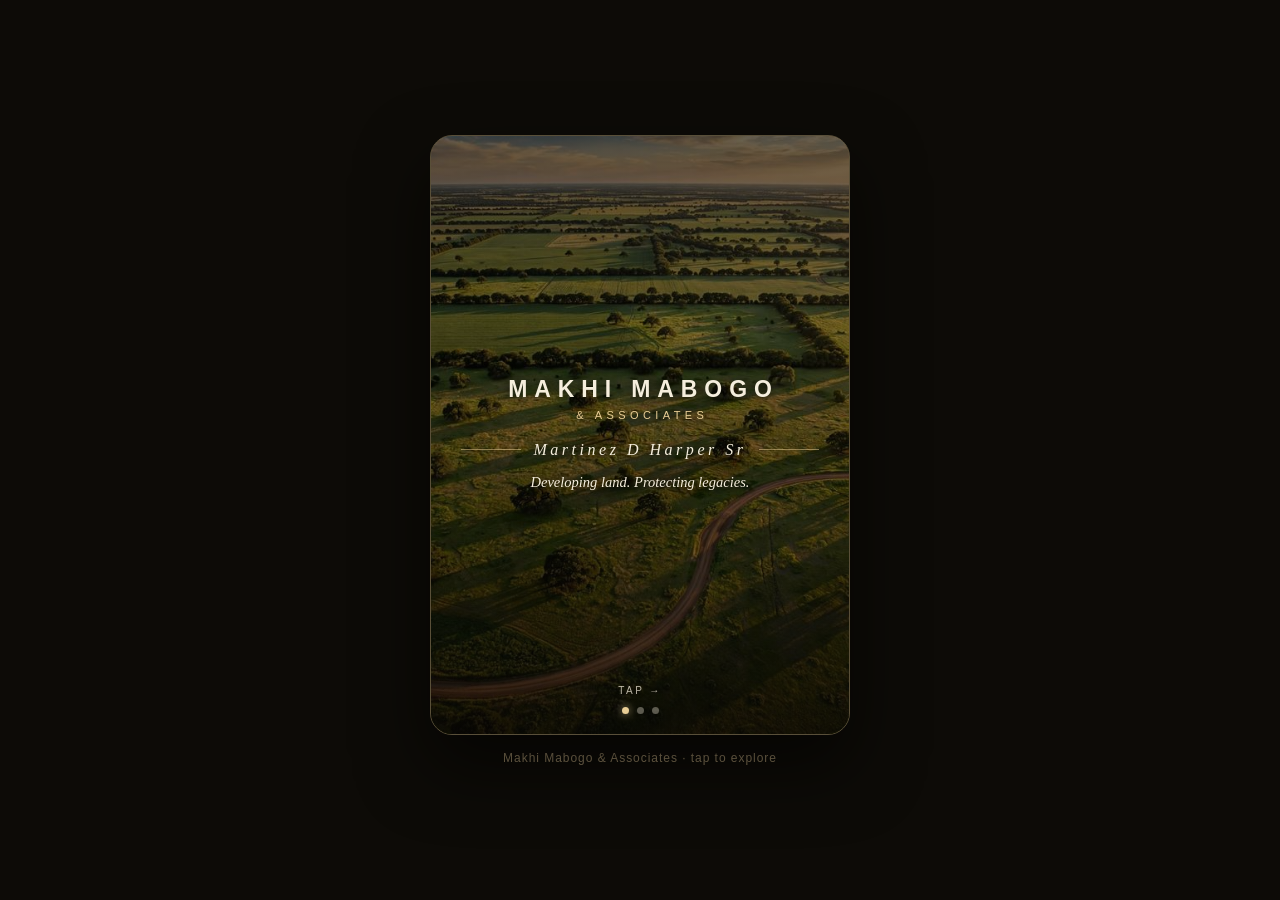
<file: Personal card, updated.html>
<!DOCTYPE html>
<html lang="en">
<head>
<meta charset="UTF-8">
<meta name="viewport" content="width=device-width, initial-scale=1.0">
<title>Makhi Mabogo &amp; Associates</title>
<style>
  * { margin:0; padding:0; box-sizing:border-box; -webkit-tap-highlight-color:transparent; }
  body {
    font-family: -apple-system, BlinkMacSystemFont, "Segoe UI", Roboto, Helvetica, Arial, sans-serif;
    background:#0d0b07; min-height:100vh; display:flex; align-items:center; justify-content:center;
    padding:24px 16px; color:#f5eedd;
  }
  .wrap { width:100%; max-width:420px; }
  .card { position:relative; width:100%; min-height:600px; border-radius:22px; overflow:hidden;
    cursor:pointer; box-shadow:0 30px 70px rgba(0,0,0,.6);
    border:1px solid rgba(233,206,150,.35); }
  .bg { position:absolute; inset:0; background:url("[data-uri]") center/cover no-repeat; }
  .shade { position:absolute; inset:0;
    background:linear-gradient(180deg, rgba(8,6,3,.62) 0%, rgba(8,6,3,.38) 35%, rgba(8,6,3,.55) 70%, rgba(8,6,3,.82) 100%); }
  .view { position:absolute; inset:0; display:flex; flex-direction:column; align-items:center;
    justify-content:center; text-align:center; padding:40px 30px;
    opacity:0; transform:translateX(28px); transition:opacity .5s ease, transform .5s ease;
    pointer-events:none; }
  .view.active { opacity:1; transform:none; pointer-events:auto; }
  .logo-ring { width:76px; height:76px; border-radius:50%; border:1px solid #e9ce96;
    padding:4px; background:rgba(8,6,3,.5); margin-bottom:22px;
    box-shadow:0 0 18px rgba(233,206,150,.35); }
  .logo-ring img { width:100%; height:100%; border-radius:50%; object-fit:cover; display:block; }
  .company { font-size:23px; letter-spacing:.3em; text-indent:.3em; color:#f5eedd; font-weight:600;
    margin-bottom:6px; text-shadow:0 2px 12px rgba(0,0,0,.7); }
  .company-sub { font-size:11px; letter-spacing:.4em; text-indent:.4em; color:#e9ce96;
    margin-bottom:20px; text-shadow:0 2px 8px rgba(0,0,0,.7); }
  .namerow { display:flex; align-items:center; gap:12px; width:100%; margin-bottom:12px; }
  .nameline { flex:1; height:1px; background:#e9ce96; opacity:.5; }
  .pname { font-family:'Snell Roundhand','Brush Script MT','Segoe Script','Apple Chancery','Lucida Handwriting',Georgia,serif;
    font-style:italic; font-size:16px; letter-spacing:.22em; color:#f5eedd; white-space:nowrap;
    text-shadow:0 2px 8px rgba(0,0,0,.8); }
  .prole { font-size:10.5px; letter-spacing:.2em; text-transform:uppercase; color:#e9ce96;
    line-height:2; margin-bottom:18px; text-shadow:0 2px 8px rgba(0,0,0,.8); }
  .tagline { font-family:Georgia, serif; font-style:italic; font-size:14.5px; line-height:1.6;
    color:#f5eedd; max-width:290px; text-shadow:0 2px 10px rgba(0,0,0,.85); }
  .kicker { font-size:10px; letter-spacing:.34em; text-indent:.34em; text-transform:uppercase;
    color:#e9ce96; margin-bottom:16px; text-shadow:0 2px 8px rgba(0,0,0,.8); }
  .story-title { font-family:Georgia, serif; font-style:italic; font-size:26px; color:#f5eedd;
    margin-bottom:16px; text-shadow:0 2px 12px rgba(0,0,0,.85); }
  .story { font-size:14.5px; line-height:1.75; color:#f5eedd; max-width:300px; margin-bottom:18px;
    text-shadow:0 2px 10px rgba(0,0,0,.9); }
  .story em { color:#e9ce96; }
  .creed { font-size:12px; letter-spacing:.26em; text-indent:.26em; text-transform:uppercase;
    color:#e9ce96; text-shadow:0 2px 8px rgba(0,0,0,.85); }
  .divider { width:52px; height:1px; background:#e9ce96; opacity:.7; margin:0 auto 18px; }
  .contact-row { display:flex; align-items:center; gap:12px; width:100%; padding:12px 14px;
    margin-bottom:10px; border-radius:12px; background:rgba(8,6,3,.55);
    border:1px solid rgba(233,206,150,.4); text-decoration:none; color:#f5eedd;
    transition:transform .15s ease, background .15s ease; backdrop-filter:blur(2px); }
  .contact-row:active { transform:scale(.98); background:rgba(8,6,3,.7); }
  .contact-row .icon { font-size:19px; width:28px; text-align:center; }
  .contact-row .label { font-size:10px; letter-spacing:.16em; text-transform:uppercase; color:#e9ce96; }
  .contact-row .value { font-size:15px; font-weight:600; }
  .btn-row { display:flex; gap:10px; width:100%; margin-top:6px; }
  .btn { flex:1; padding:14px 8px; border-radius:12px; font-size:14px; font-weight:700;
    text-decoration:none; text-align:center; transition:transform .15s ease; }
  .btn:active { transform:scale(.96); }
  .btn-gold { background:linear-gradient(180deg, #f0d49c, #c89f5e); color:#1c1408;
    box-shadow:0 6px 18px rgba(0,0,0,.4); }
  .btn-ghost { background:rgba(8,6,3,.5); color:#f0d49c; border:1px solid rgba(233,206,150,.55); }
  .dots { position:absolute; bottom:20px; left:0; right:0; display:flex; gap:8px; justify-content:center; z-index:5; }
  .dot { width:7px; height:7px; border-radius:50%; background:rgba(245,238,221,.35); transition:background .3s; }
  .dot.on { background:#e9ce96; box-shadow:0 0 8px rgba(233,206,150,.8); }
  .tap-hint { position:absolute; bottom:38px; left:0; right:0; text-align:center; z-index:5;
    font-size:10px; letter-spacing:.24em; text-transform:uppercase; color:rgba(245,238,221,.75);
    text-shadow:0 2px 6px rgba(0,0,0,.8); animation:pulse 2.4s ease-in-out infinite; pointer-events:none; }
  @keyframes pulse { 0%,100%{opacity:.55} 50%{opacity:1} }
  .foot { text-align:center; margin-top:16px; font-size:12px; color:#8a7a5c; letter-spacing:.08em; }
</style>
</head>
<body>
<div class="wrap">
  <div class="card" id="card">
    <div class="bg"></div><div class="shade"></div>

    <!-- VIEW 1 : greeting -->
    <div class="view active">
      
      <div class="company">MAKHI MABOGO</div>
      <div class="company-sub">&amp; ASSOCIATES</div>
      <div class="namerow"><div class="nameline"></div><div class="pname">Martinez D Harper Sr</div><div class="nameline"></div></div>
      <div class="tagline">Developing land. Protecting legacies.</div>
    </div>

    <!-- VIEW 2 : contact -->
    <div class="view">
      <div class="kicker">Get in touch</div>
      <a class="contact-row" href="tel:+17133251289" onclick="event.stopPropagation()">
        <span class="icon">📞</span>
        <span><span class="label">Call</span><br><span class="value">(713) 325-1289</span></span>
      </a>
      <a class="contact-row" href="mailto:makhimabogo@outlook.com" onclick="event.stopPropagation()">
        <span class="icon">✉️</span>
        <span><span class="label">Email</span><br><span class="value">makhimabogo@outlook.com</span></span>
      </a>
      <a class="contact-row" href="https://makhimabogo.com" target="_blank" rel="noopener" onclick="event.stopPropagation()">
        <span class="icon">🌐</span>
        <span><span class="label">Website</span><br><span class="value">makhimabogo.com</span></span>
      </a>
      <div class="btn-row">
        <a class="btn btn-gold" href="tel:+17133251289" onclick="event.stopPropagation()">Call Now</a>
        <a class="btn btn-ghost" href="#" onclick="event.stopPropagation();downloadVCard(event)">Save Contact</a>
      </div>
    </div>

    <!-- VIEW 3 : the story -->
    <div class="view">
      <div class="kicker">Why the name</div>
      <div class="story-title">The builder's hands.</div>
      <div class="story">In Zulu, <em>umakhi</em> means builder. In Setswana, <em>mabogo</em> means hands. Makhi Mabogo — the hands that build <em>with</em> you, not over you.</div>
      <div class="divider"></div>
      <div class="creed">Partnership, not predation.</div>
    </div>

    <div class="tap-hint" id="hint">tap →</div>
    <div class="dots" id="dots"><span class="dot on"></span><span class="dot"></span><span class="dot"></span></div>
  </div>
  <div class="foot">Makhi Mabogo &amp; Associates · tap to explore</div>
</div>
<script>
var views = document.querySelectorAll('.view');
var dots = document.querySelectorAll('.dot');
var hint = document.getElementById('hint');
var idx = 0;
var labels = ['tap →', 'tap →', 'tap ↺'];
document.getElementById('card').addEventListener('click', function(){
  views[idx].classList.remove('active'); dots[idx].classList.remove('on');
  idx = (idx + 1) % views.length;
  views[idx].classList.add('active'); dots[idx].classList.add('on');
  hint.textContent = labels[idx];
});
function downloadVCard(e){
  e.preventDefault();
  var vcard = "BEGIN:VCARD\r\nVERSION:3.0\r\nFN:Martinez D Harper Sr\r\nORG:Makhi Mabogo & Associates\r\nTITLE:Real Estate Development Consulting\r\nTEL;TYPE=CELL,VOICE:(713) 325-1289\r\nEMAIL;TYPE=WORK:makhimabogo@outlook.com\r\nURL:https://makhimabogo.com\r\nADR;TYPE=WORK:;;Houston;TX;;USA\r\nEND:VCARD";
  var blob = new Blob([vcard], {type:"text/vcard"});
  var a = document.createElement("a");
  a.href = URL.createObjectURL(blob);
  a.download = "Makhi-Mabogo-Associates.vcf";
  document.body.appendChild(a); a.click();
  setTimeout(function(){ URL.revokeObjectURL(a.href); a.remove(); }, 500);
}
</script>
</body>
</html>
</file>
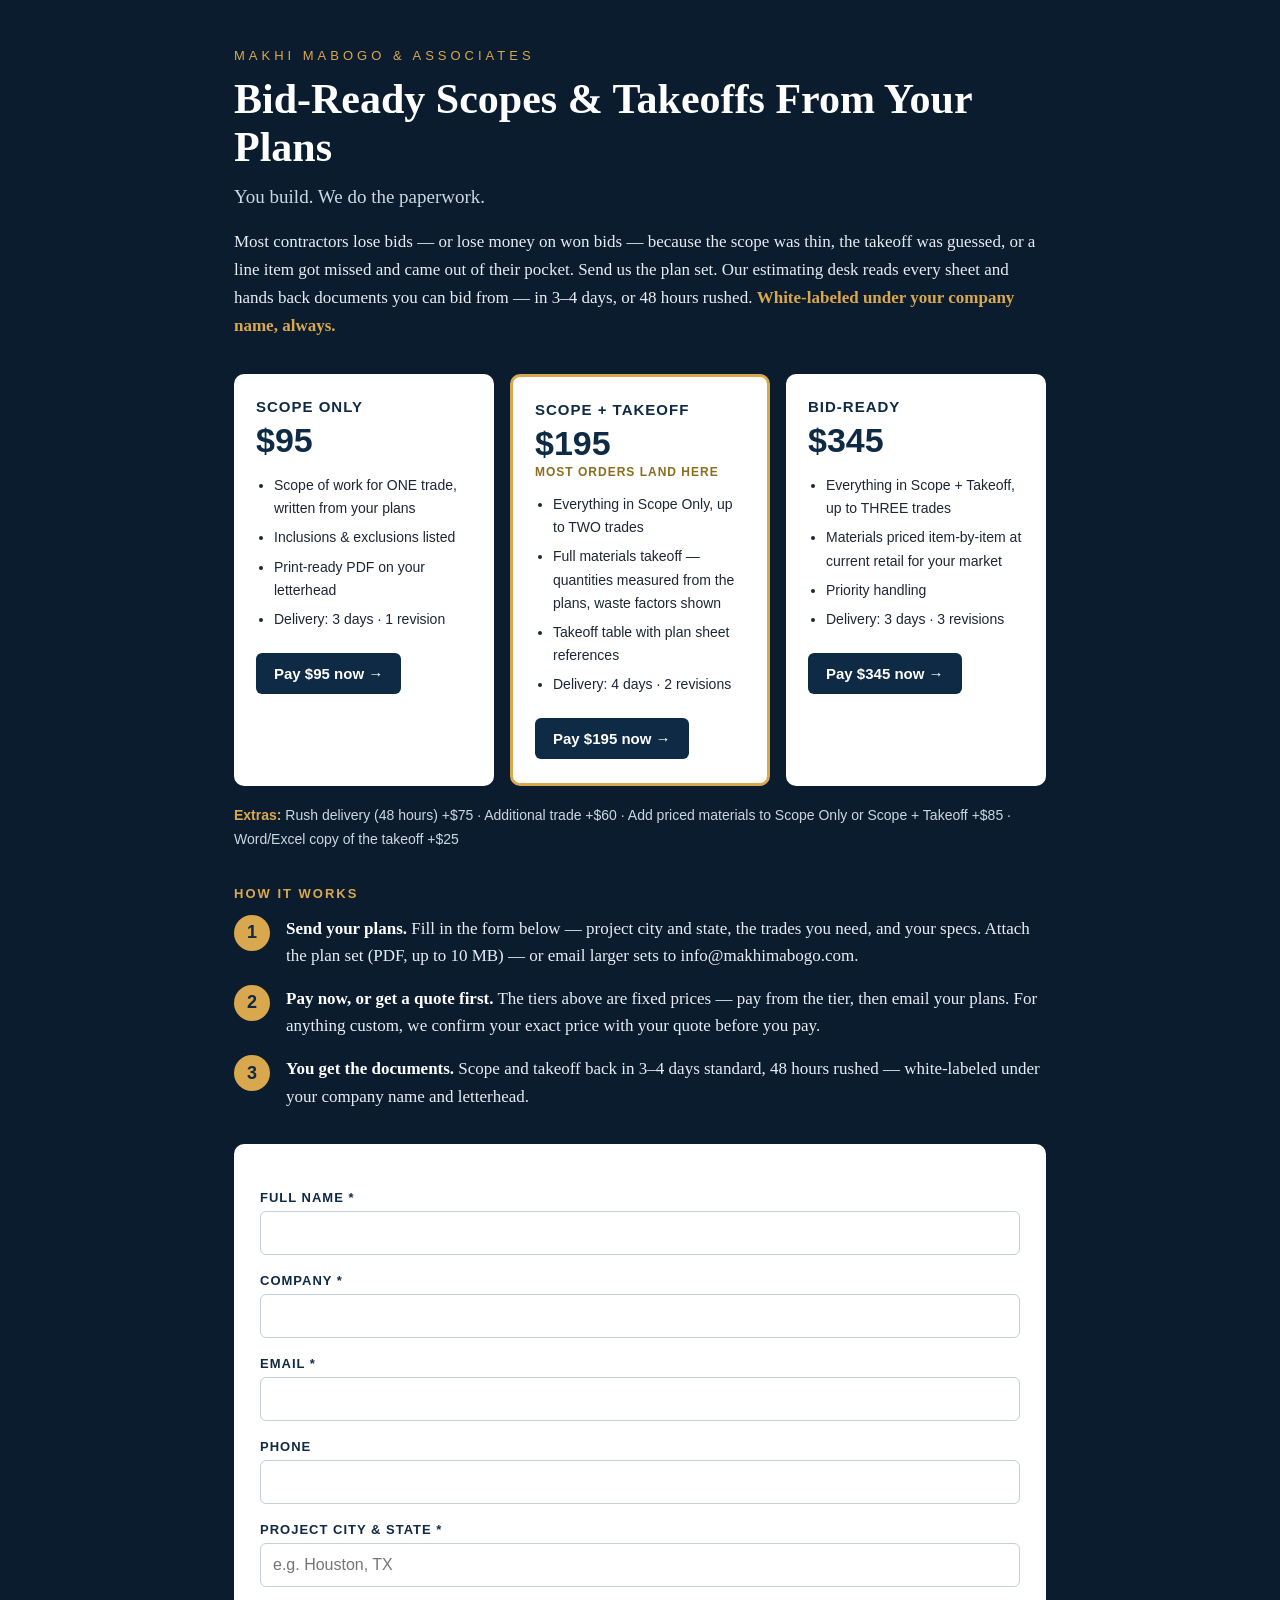
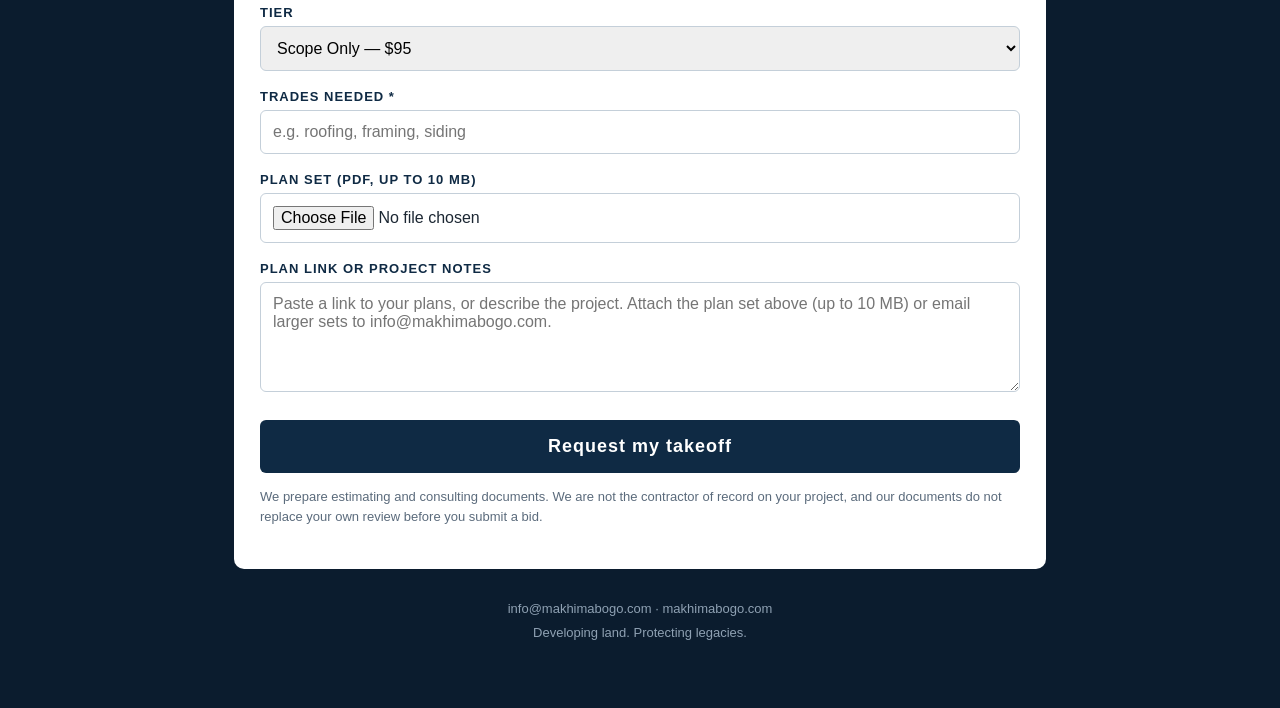
<file: takeoffs.html>
<!DOCTYPE html>
<html lang="en">
<head>
<meta charset="UTF-8">
<meta name="viewport" content="width=device-width, initial-scale=1.0">
<title>Bid-Ready Scopes &amp; Takeoffs — Makhi Mabogo &amp; Associates</title>
<style>
  :root { --navy:#0F2A44; --gold:#D9A84E; --ink:#1c2733; --muted:#5b6b7c; }
  * { box-sizing:border-box; }
  body { margin:0; font-family:Georgia,'Times New Roman',serif; background:#0b1c2e; color:#fff; }
  .wrap { max-width:860px; margin:0 auto; padding:48px 24px 64px; }
  .brand { color:var(--gold); letter-spacing:4px; font-size:13px; font-family:Arial,Helvetica,sans-serif; text-transform:uppercase; }
  h1 { font-size:42px; margin:12px 0 10px; line-height:1.15; }
  .sub { color:#cdd7e1; font-size:19px; line-height:1.55; margin:0 0 8px; }
  .lead { color:#e8edf2; font-size:17px; line-height:1.65; }
  .lead b { color:var(--gold); }
  .tiers { display:grid; grid-template-columns:repeat(3,1fr); gap:16px; margin:34px 0 10px; }
  @media (max-width:720px){ .tiers { grid-template-columns:1fr; } }
  .tier { background:#fff; color:var(--ink); border-radius:10px; padding:24px 22px; }
  .tier.hot { border:3px solid var(--gold); }
  .tier h2 { font-family:Arial,Helvetica,sans-serif; font-size:15px; text-transform:uppercase; letter-spacing:1px; color:var(--navy); margin:0 0 4px; }
  .price { font-family:Arial,Helvetica,sans-serif; font-size:34px; font-weight:bold; color:var(--navy); margin:6px 0 2px; }
  .tag { font-family:Arial,Helvetica,sans-serif; font-size:12px; color:#8a6d1f; font-weight:bold; text-transform:uppercase; letter-spacing:1px; }
  .tier ul { margin:14px 0 0; padding-left:18px; font-family:Arial,Helvetica,sans-serif; font-size:14px; line-height:1.65; }
  .tier li { margin-bottom:6px; }
  .pay { display:inline-block; margin-top:16px; background:var(--navy); color:#fff; font-family:Arial,Helvetica,sans-serif; font-size:15px; font-weight:bold; padding:12px 18px; border-radius:6px; text-decoration:none; }
  .pay:hover { background:#1a3a5c; }
  .extras { font-family:Arial,Helvetica,sans-serif; font-size:14px; color:#cdd7e1; line-height:1.7; margin:18px 0 0; }
  .extras b { color:var(--gold); }
  .steps { margin:34px 0; }
  .steps h2 { font-family:Arial,Helvetica,sans-serif; font-size:13px; text-transform:uppercase; letter-spacing:2px; color:var(--gold); margin:0 0 14px; }
  .step { display:flex; gap:16px; margin-bottom:16px; }
  .num { flex:0 0 36px; height:36px; border-radius:50%; background:var(--gold); color:var(--navy); font-family:Arial,Helvetica,sans-serif; font-weight:bold; font-size:18px; display:flex; align-items:center; justify-content:center; }
  .step p { margin:0; font-size:17px; line-height:1.6; color:#e8edf2; }
  .step p b { color:#fff; }
  form { background:#fff; color:var(--ink); border-radius:10px; padding:28px 26px; margin-top:8px; }
  label { display:block; font-family:Arial,Helvetica,sans-serif; font-size:13px; font-weight:bold; text-transform:uppercase; letter-spacing:1px; color:var(--navy); margin:18px 0 6px; }
  label:first-child { margin-top:0; }
  input, select, textarea { width:100%; padding:12px; font-size:16px; border:1px solid #c4cfd9; border-radius:6px; font-family:Arial,Helvetica,sans-serif; }
  textarea { min-height:110px; resize:vertical; }
  button { margin-top:24px; width:100%; background:var(--navy); color:#fff; border:none; border-radius:6px; padding:16px; font-size:18px; font-family:Arial,Helvetica,sans-serif; font-weight:bold; letter-spacing:1px; cursor:pointer; }
  button:hover { background:#1a3a5c; }
  .fine { font-family:Arial,Helvetica,sans-serif; font-size:13px; color:var(--muted); margin-top:14px; line-height:1.6; }
  .thanks { display:none; background:#0f3d24; border:1px solid #2e7d4f; border-radius:8px; padding:20px; margin-bottom:24px; line-height:1.6; }
  .foot { text-align:center; color:#8fa1b3; font-family:Arial,Helvetica,sans-serif; font-size:13px; margin-top:28px; line-height:1.8; }
  .foot a { color:var(--gold); text-decoration:none; }
</style>
</head>
<body>
<div class="wrap">
  <div class="brand">Makhi Mabogo &amp; Associates</div>
  <h1>Bid-Ready Scopes &amp; Takeoffs From Your Plans</h1>
  <p class="sub">You build. We do the paperwork.</p>
  <p class="lead">Most contractors lose bids — or lose money on won bids — because the scope was thin, the takeoff was guessed, or a line item got missed and came out of their pocket. Send us the plan set. Our estimating desk reads every sheet and hands back documents you can bid from — in 3–4 days, or 48 hours rushed. <b>White-labeled under your company name, always.</b></p>

  <div class="tiers">
    <div class="tier">
      <h2>Scope Only</h2>
      <div class="price">$95</div>
      <ul>
        <li>Scope of work for ONE trade, written from your plans</li>
        <li>Inclusions &amp; exclusions listed</li>
        <li>Print-ready PDF on your letterhead</li>
        <li>Delivery: 3 days · 1 revision</li>
      </ul>
      <a class="pay" href="https://payhip.com/b/dZkmF">Pay $95 now →</a>
    </div>
    <div class="tier hot">
      <h2>Scope + Takeoff</h2>
      <div class="price">$195</div>
      <div class="tag">Most orders land here</div>
      <ul>
        <li>Everything in Scope Only, up to TWO trades</li>
        <li>Full materials takeoff — quantities measured from the plans, waste factors shown</li>
        <li>Takeoff table with plan sheet references</li>
        <li>Delivery: 4 days · 2 revisions</li>
      </ul>
      <a class="pay" href="https://payhip.com/b/eqOgF">Pay $195 now →</a>
    </div>
    <div class="tier">
      <h2>Bid-Ready</h2>
      <div class="price">$345</div>
      <ul>
        <li>Everything in Scope + Takeoff, up to THREE trades</li>
        <li>Materials priced item-by-item at current retail for your market</li>
        <li>Priority handling</li>
        <li>Delivery: 3 days · 3 revisions</li>
      </ul>
      <a class="pay" href="https://payhip.com/b/Cfshn">Pay $345 now →</a>
    </div>
  </div>
  <p class="extras"><b>Extras:</b> Rush delivery (48 hours) +$75 · Additional trade +$60 · Add priced materials to Scope Only or Scope + Takeoff +$85 · Word/Excel copy of the takeoff +$25</p>

  <div class="steps">
    <h2>How it works</h2>
    <div class="step"><div class="num">1</div><p><b>Send your plans.</b> Fill in the form below — project city and state, the trades you need, and your specs. Attach the plan set (PDF, up to 10 MB) — or email larger sets to info@makhimabogo.com.</p></div>
    <div class="step"><div class="num">2</div><p><b>Pay now, or get a quote first.</b> The tiers above are fixed prices — pay from the tier, then email your plans. For anything custom, we confirm your exact price with your quote before you pay.</p></div>
    <div class="step"><div class="num">3</div><p><b>You get the documents.</b> Scope and takeoff back in 3–4 days standard, 48 hours rushed — white-labeled under your company name and letterhead.</p></div>
  </div>

  <div class="thanks" id="thanks">Thank you — your request is on its way. We review every takeoff request personally and will confirm your price shortly. Nothing you shared leaves this office.</div>

  <form action="https://formsubmit.co/info@makhimabogo.com" method="POST" enctype="multipart/form-data">
    <input type="hidden" name="_subject" value="Takeoff request — makhimabogo.com/takeoffs">
    <input type="hidden" name="_template" value="table">
    <input type="hidden" name="_captcha" value="false">
    <input type="hidden" name="_next" value="https://makhimabogo.com/takeoffs.html?sent=1">
    <input type="text" name="_honey" style="display:none">
    <label for="name">Full name *</label>
    <input id="name" name="name" type="text" required autocomplete="name">
    <label for="company">Company *</label>
    <input id="company" name="company" type="text" required autocomplete="organization">
    <label for="email">Email *</label>
    <input id="email" name="email" type="email" required autocomplete="email">
    <label for="phone">Phone</label>
    <input id="phone" name="phone" type="tel" autocomplete="tel">
    <label for="city">Project city &amp; state *</label>
    <input id="city" name="project_city_state" type="text" required placeholder="e.g. Houston, TX">
    <label for="tier">Tier</label>
    <select id="tier" name="tier">
      <option>Scope Only — $95</option>
      <option>Scope + Takeoff — $195</option>
      <option>Bid-Ready — $345</option>
      <option>Not sure — quote me</option>
    </select>
    <label for="trades">Trades needed *</label>
    <input id="trades" name="trades" type="text" required placeholder="e.g. roofing, framing, siding">
    <label for="plans">Plan set (PDF, up to 10 MB)</label>
    <input id="plans" name="plans" type="file" accept=".pdf">
    <label for="notes">Plan link or project notes</label>
    <textarea id="notes" name="notes" placeholder="Paste a link to your plans, or describe the project. Attach the plan set above (up to 10 MB) or email larger sets to info@makhimabogo.com."></textarea>
    <button type="submit">Request my takeoff</button>
    <p class="fine">We prepare estimating and consulting documents. We are not the contractor of record on your project, and our documents do not replace your own review before you submit a bid.</p>
  </form>

  <div class="foot">info@makhimabogo.com · makhimabogo.com<br>Developing land. Protecting legacies.</div>
</div>
<script>
  if (new URLSearchParams(location.search).get('sent') === '1') {
    document.getElementById('thanks').style.display = 'block';
    window.scrollTo(0, document.querySelector('form').offsetTop - 20);
  }
</script>
</body>
</html>
</file>
<file: styles.css>
/* ===================================================================
   MAKHI MAGOBO - LUXURY EXECUTIVE REAL ESTATE & CAPITAL STYLING
   =================================================================== */

:root {
  --bg-primary: #090a0f;
  --bg-secondary: #11141d;
  --bg-card: rgba(22, 27, 39, 0.7);
  --bg-glass: rgba(255, 255, 255, 0.04);
  --border-glass: rgba(255, 255, 255, 0.08);
  --border-gold: rgba(217, 168, 78, 0.35);

  /* Gold & Accent Palette — tuned to brand logo */
  --gold-primary: #d9a84e;
  --gold-secondary: #c09040;
  --gold-glow: rgba(217, 168, 78, 0.25);
  --gold-gradient: linear-gradient(135deg, #f2d98c 0%, #d9a84e 50%, #96702a 100%);

  /* Deep Navy — from brand logo */
  --navy-deep: #0a1730;
  --navy-accent: #1b3a6b;
  --navy-glow: rgba(27, 58, 107, 0.35);
  
  /* Text */
  --text-primary: #f8fafc;
  --text-secondary: #94a3b8;
  --text-muted: #64748b;

  /* Typography */
  --font-heading: 'Outfit', sans-serif;
  --font-body: 'Plus Jakarta Sans', sans-serif;

  /* Radius & Shadows */
  --radius-sm: 8px;
  --radius-md: 16px;
  --radius-lg: 24px;
  --shadow-gold: 0 10px 30px -10px rgba(217, 168, 78, 0.3);
  --shadow-card: 0 20px 40px -15px rgba(0, 0, 0, 0.6);
}

*, *::before, *::after {
  box-sizing: border-box;
  margin: 0;
  padding: 0;
}

html {
  scroll-behavior: smooth;
  font-size: 16px;
}

body {
  background-color: var(--bg-primary);
  color: var(--text-primary);
  font-family: var(--font-body);
  line-height: 1.6;
  overflow-x: hidden;
  position: relative;
  min-height: 100vh;
}

/* ================= AMBIENT GLOW ORBS ================= */
.glow-orb {
  position: fixed;
  border-radius: 50%;
  filter: blur(120px);
  pointer-events: none;
  z-index: 0;
  opacity: 0.45;
}
.orb-1 {
  width: 500px;
  height: 500px;
  background: radial-gradient(circle, rgba(217, 168, 78, 0.25), transparent 70%);
  top: -100px;
  right: -100px;
}
.orb-2 {
  width: 600px;
  height: 600px;
  background: radial-gradient(circle, rgba(37, 99, 235, 0.15), transparent 70%);
  bottom: 20%;
  left: -150px;
}
.orb-3 {
  width: 450px;
  height: 450px;
  background: radial-gradient(circle, rgba(217, 168, 78, 0.15), transparent 70%);
  top: 50%;
  right: 5%;
}

/* ================= COMMON UTILITIES ================= */
.container {
  width: 100%;
  max-width: 1200px;
  margin: 0 auto;
  padding: 0 24px;
  position: relative;
  z-index: 1;
}

.gold-gradient-text {
  background: var(--gold-gradient);
  -webkit-background-clip: text;
  -webkit-text-fill-color: transparent;
  display: inline-block;
}

.gold-text {
  color: var(--gold-primary);
  font-weight: 700;
}

.gold-dot {
  color: var(--gold-primary);
}

.text-center {
  text-align: center;
}

.w-full {
  width: 100%;
}

/* Section Common Header */
.section {
  padding: 100px 0;
  position: relative;
  z-index: 1;
}

.section-tag {
  display: inline-block;
  font-size: 0.8rem;
  font-weight: 700;
  letter-spacing: 2px;
  text-transform: uppercase;
  color: var(--gold-primary);
  margin-bottom: 12px;
}

.section-title {
  font-family: var(--font-heading);
  font-size: 2.75rem;
  font-weight: 700;
  line-height: 1.2;
  margin-bottom: 16px;
  color: #fff;
}

.section-desc {
  font-size: 1.15rem;
  color: var(--text-secondary);
  max-width: 650px;
  margin: 0 auto 50px auto;
}

/* Buttons */
.btn {
  display: inline-flex;
  align-items: center;
  justify-content: center;
  gap: 10px;
  padding: 14px 28px;
  font-size: 1rem;
  font-weight: 600;
  border-radius: var(--radius-sm);
  text-decoration: none;
  transition: all 0.3s cubic-bezier(0.16, 1, 0.3, 1);
  cursor: pointer;
  border: none;
}

.btn-gold {
  background: var(--gold-gradient);
  color: #0c0e14;
  box-shadow: var(--shadow-gold);
}
.btn-gold:hover {
  transform: translateY(-2px);
  box-shadow: 0 14px 35px -8px rgba(217, 168, 78, 0.5);
  color: #000;
}

.btn-glass {
  background: var(--bg-glass);
  color: var(--text-primary);
  border: 1px solid var(--border-glass);
  backdrop-filter: blur(10px);
}
.btn-glass:hover {
  background: rgba(255, 255, 255, 0.08);
  border-color: var(--border-gold);
  transform: translateY(-2px);
}

.btn-outline {
  background: transparent;
  color: var(--gold-primary);
  border: 1px solid var(--border-gold);
}
.btn-outline:hover {
  background: rgba(217, 168, 78, 0.1);
  transform: translateY(-1px);
}

.btn-large {
  padding: 18px 36px;
  font-size: 1.1rem;
}

.btn-arrow {
  width: 18px;
  height: 18px;
  transition: transform 0.25s ease;
}
.btn:hover .btn-arrow {
  transform: translateX(4px);
}

/* ================= NAVIGATION ================= */
.navbar {
  position: fixed;
  top: 0;
  left: 0;
  width: 100%;
  z-index: 100;
  padding: 20px 0;
  transition: all 0.3s ease;
}
.navbar.scrolled {
  background: rgba(9, 10, 15, 0.85);
  backdrop-filter: blur(20px);
  border-bottom: 1px solid var(--border-glass);
  padding: 14px 0;
}

.nav-container {
  max-width: 1200px;
  margin: 0 auto;
  padding: 0 24px;
  display: flex;
  align-items: center;
  justify-content: space-between;
}

.brand-logo {
  display: flex;
  align-items: center;
  gap: 12px;
  text-decoration: none;
}
.brand-logo-img {
  height: 50px;
  width: auto;
  object-fit: contain;
  filter: drop-shadow(0 0 10px rgba(255, 255, 255, 0.2));
}
.footer-logo-img {
  height: 80px;
  width: auto;
  object-fit: contain;
  margin-bottom: 16px;
  filter: drop-shadow(0 0 15px rgba(255, 255, 255, 0.15));
}
.brand-text {
  font-family: var(--font-heading);
  font-weight: 700;
  font-size: 1.25rem;
  letter-spacing: 1.5px;
  color: #fff;
}
.brand-subtext {
  font-size: 0.85rem;
  color: var(--gold-primary);
  font-weight: 600;
  letter-spacing: 1px;
}

.nav-links {
  display: flex;
  align-items: center;
  gap: 32px;
}
.nav-links a:not(.btn) {
  color: var(--text-secondary);
  text-decoration: none;
  font-size: 0.95rem;
  font-weight: 500;
  transition: color 0.2s ease;
}
.nav-links a:not(.btn):hover {
  color: var(--gold-primary);
}

.mobile-toggle {
  display: none;
  background: transparent;
  border: none;
  cursor: pointer;
  flex-direction: column;
  gap: 6px;
}
.mobile-toggle span {
  display: block;
  width: 24px;
  height: 2px;
  background: #fff;
  transition: 0.3s;
}

.mobile-menu {
  display: none;
  position: absolute;
  top: 100%;
  left: 0;
  width: 100%;
  background: var(--bg-secondary);
  border-bottom: 1px solid var(--border-glass);
  padding: 24px;
  flex-direction: column;
  gap: 18px;
}
.mobile-menu.active {
  display: flex;
}
.mobile-link {
  color: var(--text-primary);
  text-decoration: none;
  font-size: 1.1rem;
}

/* ================= HERO SECTION ================= */
.hero-section {
  padding-top: 180px;
  padding-bottom: 100px;
  position: relative;
  z-index: 1;
}

.badge-tag {
  display: inline-flex;
  align-items: center;
  gap: 8px;
  padding: 6px 16px;
  border-radius: 30px;
  background: rgba(217, 168, 78, 0.1);
  border: 1px solid var(--border-gold);
  color: var(--gold-primary);
  font-size: 0.85rem;
  font-weight: 600;
  margin-bottom: 24px;
}

.pulse-dot {
  width: 8px;
  height: 8px;
  background: var(--gold-primary);
  border-radius: 50%;
  box-shadow: 0 0 10px var(--gold-primary);
  animation: pulse 2s infinite;
}
@keyframes pulse {
  0% { transform: scale(0.95); opacity: 0.8; }
  50% { transform: scale(1.3); opacity: 1; }
  100% { transform: scale(0.95); opacity: 0.8; }
}

.hero-title {
  font-family: var(--font-heading);
  font-size: 4.2rem;
  font-weight: 800;
  line-height: 1.1;
  letter-spacing: -1px;
  margin-bottom: 24px;
  max-width: 950px;
}

.hero-subtitle {
  font-size: 1.25rem;
  color: var(--text-secondary);
  max-width: 720px;
  line-height: 1.7;
  margin-bottom: 40px;
}
.hero-subtitle strong {
  color: #fff;
}

.hero-cta-group {
  display: flex;
  gap: 18px;
  flex-wrap: wrap;
  margin-bottom: 48px;
}

/* Hero Showcase Image */
.hero-showcase {
  margin-bottom: 56px;
  position: relative;
}
.showcase-frame {
  position: relative;
  border-radius: var(--radius-lg);
  overflow: hidden;
  border: 1px solid var(--border-gold);
  box-shadow: 0 25px 60px -15px rgba(0, 0, 0, 0.8), 0 0 30px rgba(217, 168, 78, 0.15);
  aspect-ratio: 16 / 9;
  max-height: 520px;
}
.showcase-img {
  width: 100%;
  height: 100%;
  object-fit: cover;
  transition: transform 0.8s cubic-bezier(0.16, 1, 0.3, 1);
  display: block;
}
.showcase-frame:hover .showcase-img {
  transform: scale(1.03);
}
.showcase-overlay {
  position: absolute;
  bottom: 0;
  left: 0;
  width: 100%;
  padding: 30px 36px;
  background: linear-gradient(to top, rgba(9, 10, 15, 0.95) 0%, rgba(9, 10, 15, 0.6) 60%, transparent 100%);
  display: flex;
  flex-direction: column;
  gap: 6px;
}
.showcase-badge {
  display: inline-block;
  font-size: 0.75rem;
  font-weight: 800;
  letter-spacing: 2px;
  color: var(--gold-primary);
  text-transform: uppercase;
}
.showcase-caption {
  font-family: var(--font-heading);
  font-size: 1.25rem;
  font-weight: 600;
  color: #fff;
  letter-spacing: 0.5px;
}

/* Metrics Grid */
.metrics-grid {
  display: grid;
  grid-template-columns: repeat(4, 1fr);
  gap: 20px;
  padding-top: 40px;
  border-top: 1px solid var(--border-glass);
}
.metric-card {
  background: var(--bg-card);
  backdrop-filter: blur(16px);
  border: 1px solid var(--border-glass);
  padding: 24px;
  border-radius: var(--radius-md);
  transition: transform 0.3s ease, border-color 0.3s ease;
}
.metric-card:hover {
  transform: translateY(-4px);
  border-color: var(--border-gold);
}
.metric-number {
  font-family: var(--font-heading);
  font-size: 2.4rem;
  font-weight: 800;
  color: #fff;
  line-height: 1;
  margin-bottom: 8px;
}
.gold-plus {
  color: var(--gold-primary);
}
.metric-label {
  font-size: 0.88rem;
  color: var(--text-secondary);
  line-height: 1.4;
}

/* ================= ABOUT / HEART SECTION ================= */
.about-grid {
  display: grid;
  grid-template-columns: 1fr 1.2fr;
  gap: 60px;
  align-items: center;
}

.profile-card-glass {
  background: linear-gradient(145deg, rgba(25, 32, 48, 0.8), rgba(15, 18, 27, 0.95));
  border: 1px solid var(--border-gold);
  border-radius: var(--radius-lg);
  padding: 40px;
  position: relative;
  box-shadow: var(--shadow-card);
}
.gold-accent-line {
  position: absolute;
  top: 0;
  left: 40px;
  width: 80px;
  height: 4px;
  background: var(--gold-gradient);
  border-radius: 0 0 4px 4px;
}
.founder-badge {
  font-size: 0.75rem;
  font-weight: 700;
  letter-spacing: 2px;
  color: var(--gold-primary);
  margin-bottom: 8px;
  text-transform: uppercase;
}
.founder-name {
  font-family: var(--font-heading);
  font-size: 2.2rem;
  font-weight: 700;
  margin-bottom: 20px;
  color: #fff;
}
.founder-quote {
  font-size: 1.05rem;
  font-style: italic;
  color: #cbd5e1;
  line-height: 1.7;
  margin-bottom: 30px;
  border-left: 3px solid var(--gold-primary);
  padding-left: 18px;
}
.credentials-list {
  display: flex;
  flex-direction: column;
  gap: 16px;
}
.cred-item {
  display: flex;
  align-items: center;
  gap: 14px;
  font-size: 0.95rem;
  color: var(--text-secondary);
}
.cred-item svg {
  width: 20px;
  height: 20px;
  color: var(--gold-primary);
  flex-shrink: 0;
}

.about-narrative .paragraph {
  font-size: 1.1rem;
  color: var(--text-secondary);
  margin-bottom: 20px;
  line-height: 1.8;
}
.core-values {
  display: grid;
  grid-template-columns: 1fr 1fr;
  gap: 20px;
  margin-top: 30px;
}
.value-chip {
  display: flex;
  gap: 14px;
  background: var(--bg-card);
  border: 1px solid var(--border-glass);
  padding: 18px;
  border-radius: var(--radius-sm);
}
.chip-icon {
  font-size: 1.6rem;
  line-height: 1;
}
.value-chip strong {
  display: block;
  font-size: 0.95rem;
  color: #fff;
  margin-bottom: 4px;
}
.value-chip p {
  font-size: 0.82rem;
  color: var(--text-secondary);
  line-height: 1.4;
}

/* ================= SERVICES / PILLARS ================= */
.services-grid {
  display: grid;
  grid-template-columns: repeat(3, 1fr);
  gap: 28px;
}
.service-card {
  background: var(--bg-card);
  backdrop-filter: blur(12px);
  border: 1px solid var(--border-glass);
  border-radius: var(--radius-md);
  padding: 36px 30px;
  display: flex;
  flex-direction: column;
  transition: all 0.3s ease;
  position: relative;
}
.service-card:hover {
  transform: translateY(-6px);
  border-color: var(--border-gold);
  box-shadow: 0 15px 30px -10px rgba(0, 0, 0, 0.7);
}
.service-card.featured {
  border-color: var(--gold-primary);
  background: linear-gradient(180deg, rgba(30, 36, 52, 0.8) 0%, rgba(18, 22, 33, 0.9) 100%);
}
.featured-badge {
  position: absolute;
  top: -12px;
  right: 24px;
  background: var(--gold-gradient);
  color: #000;
  font-size: 0.7rem;
  font-weight: 800;
  letter-spacing: 1px;
  padding: 4px 12px;
  border-radius: 20px;
}

.card-icon-box {
  width: 54px;
  height: 54px;
  border-radius: 12px;
  background: rgba(255, 255, 255, 0.05);
  border: 1px solid var(--border-glass);
  display: flex;
  align-items: center;
  justify-content: center;
  margin-bottom: 24px;
  color: #fff;
}
.card-icon-box.gold {
  background: rgba(217, 168, 78, 0.15);
  border-color: var(--border-gold);
  color: var(--gold-primary);
}
.card-icon-box svg {
  width: 28px;
  height: 28px;
}

.card-title {
  font-family: var(--font-heading);
  font-size: 1.45rem;
  font-weight: 700;
  color: #fff;
  margin-bottom: 16px;
  line-height: 1.3;
}
.card-text {
  font-size: 0.95rem;
  color: var(--text-secondary);
  line-height: 1.6;
  margin-bottom: 24px;
  flex-grow: 1;
}
.card-list {
  list-style: none;
  border-top: 1px solid var(--border-glass);
  padding-top: 18px;
  display: flex;
  flex-direction: column;
  gap: 10px;
}
.card-list li {
  font-size: 0.88rem;
  color: #cbd5e1;
  position: relative;
  padding-left: 18px;
}
.card-list li::before {
  content: "•";
  color: var(--gold-primary);
  font-size: 1.2rem;
  position: absolute;
  left: 0;
  top: -2px;
}

/* ================= INTERACTIVE DEAL CALCULATOR ================= */
.calculator-glass-card {
  background: linear-gradient(135deg, rgba(20, 25, 38, 0.9), rgba(12, 15, 24, 0.95));
  border: 1px solid var(--border-gold);
  border-radius: var(--radius-lg);
  padding: 50px;
  box-shadow: var(--shadow-card);
}
.calc-header {
  text-align: center;
  margin-bottom: 40px;
}
.calc-form-grid {
  display: grid;
  grid-template-columns: 1fr 1fr;
  gap: 24px;
  margin-bottom: 36px;
}
.input-group.full-width {
  grid-column: 1 / -1;
}
.input-group label {
  display: block;
  font-size: 0.95rem;
  font-weight: 600;
  color: #fff;
  margin-bottom: 10px;
}
.form-input {
  width: 100%;
  padding: 14px 18px;
  background: rgba(255, 255, 255, 0.05);
  border: 1px solid var(--border-glass);
  border-radius: var(--radius-sm);
  color: #fff;
  font-family: var(--font-body);
  font-size: 1rem;
  outline: none;
  transition: border-color 0.2s;
}
.form-input:focus {
  border-color: var(--gold-primary);
}
.form-input option {
  background: #11141d;
  color: #fff;
}

/* Range Slider */
.range-slider {
  width: 100%;
  height: 8px;
  border-radius: 4px;
  background: rgba(255, 255, 255, 0.1);
  outline: none;
  -webkit-appearance: none;
  cursor: pointer;
  margin: 12px 0;
}
.range-slider::-webkit-slider-thumb {
  -webkit-appearance: none;
  width: 24px;
  height: 24px;
  border-radius: 50%;
  background: var(--gold-gradient);
  cursor: pointer;
  box-shadow: 0 0 12px var(--gold-primary);
}
.range-labels {
  display: flex;
  justify-content: space-between;
  font-size: 0.8rem;
  color: var(--text-muted);
}

/* Output Box */
.calc-output-box {
  background: rgba(0, 0, 0, 0.4);
  border: 1px solid var(--border-glass);
  border-radius: var(--radius-md);
  padding: 30px;
  display: flex;
  flex-direction: column;
  gap: 24px;
}
.output-row {
  display: grid;
  grid-template-columns: repeat(3, 1fr);
  gap: 20px;
  text-align: center;
}
.output-item {
  display: flex;
  flex-direction: column;
  gap: 6px;
}
.out-label {
  font-size: 0.85rem;
  color: var(--text-secondary);
  text-transform: uppercase;
  letter-spacing: 1px;
}
.out-value {
  font-family: var(--font-heading);
  font-size: 1.8rem;
  font-weight: 700;
  color: #fff;
}

/* ================= CONTACT SECTION ================= */
.contact-wrapper {
  display: grid;
  grid-template-columns: 1fr 1.2fr;
  gap: 60px;
}
.contact-details {
  display: flex;
  flex-direction: column;
  gap: 20px;
  margin-top: 30px;
}
.contact-item {
  display: flex;
  align-items: center;
  gap: 16px;
}
.icon-circle {
  width: 44px;
  height: 44px;
  background: var(--bg-card);
  border: 1px solid var(--border-glass);
  border-radius: 50%;
  display: flex;
  align-items: center;
  justify-content: center;
  font-size: 1.2rem;
}
.contact-item strong {
  display: block;
  color: #fff;
  font-size: 0.95rem;
}
.contact-item p {
  color: var(--text-secondary);
  font-size: 0.88rem;
}

.contact-form-glass {
  background: var(--bg-card);
  border: 1px solid var(--border-glass);
  border-radius: var(--radius-md);
  padding: 36px;
  backdrop-filter: blur(16px);
}
.form-heading {
  font-family: var(--font-heading);
  font-size: 1.5rem;
  color: #fff;
  margin-bottom: 24px;
}
.form-group {
  margin-bottom: 18px;
}
.form-group label {
  display: block;
  font-size: 0.88rem;
  color: #cbd5e1;
  margin-bottom: 6px;
  font-weight: 500;
}
.form-textarea {
  resize: vertical;
}

.form-security-badge {
  display: flex;
  align-items: center;
  gap: 8px;
  font-size: 0.8rem;
  color: var(--text-secondary);
  margin-top: 10px;
  margin-bottom: 20px;
}
.form-security-badge svg {
  width: 16px;
  height: 16px;
  color: #10b981;
}

.form-success-msg {
  display: none;
  background: rgba(34, 197, 94, 0.15);
  border: 1px solid rgba(34, 197, 94, 0.4);
  color: #86efac;
  padding: 16px;
  border-radius: var(--radius-sm);
  margin-top: 18px;
  font-size: 0.95rem;
  line-height: 1.5;
}

/* ================= FOOTER ================= */
.footer {
  background: #06070a;
  border-top: 1px solid var(--border-glass);
  padding: 60px 0 30px 0;
  position: relative;
  z-index: 1;
}
.footer-content {
  display: flex;
  justify-content: space-between;
  align-items: center;
  margin-bottom: 40px;
}
.footer-logo {
  font-family: var(--font-heading);
  font-size: 1.4rem;
  font-weight: 700;
  letter-spacing: 1.5px;
  color: #fff;
  margin-bottom: 8px;
}
.footer-brand p {
  font-size: 0.9rem;
  color: var(--text-secondary);
  max-width: 450px;
}
.footer-links {
  display: flex;
  gap: 24px;
}
.footer-links a {
  color: var(--text-secondary);
  text-decoration: none;
  font-size: 0.9rem;
  transition: color 0.2s;
}
.footer-links a:hover {
  color: var(--gold-primary);
}
.footer-bottom {
  border-top: 1px solid rgba(255, 255, 255, 0.05);
  padding-top: 24px;
  font-size: 0.85rem;
  color: var(--text-muted);
}

/* ================= RESPONSIVE ================= */
@media (max-width: 992px) {
  .hero-title { font-size: 3.2rem; }
  .metrics-grid { grid-template-columns: repeat(2, 1fr); }
  .about-grid { grid-template-columns: 1fr; }
  .services-grid { grid-template-columns: 1fr; }
  .projects-grid { grid-template-columns: repeat(2, 1fr); }
  .contact-wrapper { grid-template-columns: 1fr; }
  .output-row { grid-template-columns: 1fr; gap: 16px; }
}

@media (max-width: 768px) {
  .projects-grid { grid-template-columns: 1fr; }
  .hero-title { font-size: 2.5rem; }
  .nav-links { display: none; }
  .mobile-toggle { display: flex; }
  .calc-form-grid { grid-template-columns: 1fr; }
  .footer-content { flex-direction: column; gap: 24px; text-align: center; }
}

/* ---------- Featured Projects Gallery ---------- */
.projects-section {
  background: radial-gradient(ellipse 80% 60% at 50% 0%, rgba(27, 58, 107, 0.16), transparent 70%);
}
.projects-grid {
  display: grid;
  grid-template-columns: repeat(3, 1fr);
  gap: 24px;
  margin-top: 48px;
}
.project-card {
  background: var(--bg-card);
  backdrop-filter: blur(12px);
  border: 1px solid var(--border-glass);
  border-radius: var(--radius-md);
  overflow: hidden;
  transition: all 0.3s ease;
  margin: 0;
}
.project-card:hover {
  transform: translateY(-6px);
  border-color: var(--border-gold);
  box-shadow: 0 20px 40px rgba(0, 0, 0, 0.4), var(--gold-glow);
}
.project-card img {
  width: 100%;
  height: 230px;
  object-fit: cover;
  display: block;
}
.project-card figcaption {
  padding: 18px 20px;
}
.project-card figcaption strong {
  display: block;
  font-family: var(--font-heading);
  font-size: 1.02rem;
  color: var(--text-primary);
  margin-bottom: 4px;
}
.project-card figcaption span {
  font-size: 0.85rem;
  color: var(--text-secondary);
}

/* ================= SUSTAINABLE CONSTRUCTION SECTION ================= */
.sustainable-section {
  background: radial-gradient(ellipse 80% 60% at 50% 100%, rgba(217, 168, 78, 0.07), transparent 70%);
}
.excellence-band {
  margin-top: 56px;
  background: var(--bg-card);
  backdrop-filter: blur(12px);
  border: 1px solid var(--border-gold);
  border-radius: var(--radius-lg);
  padding: 48px 40px;
  text-align: center;
}
.excellence-title {
  font-family: var(--font-heading);
  font-size: 1.8rem;
  font-weight: 700;
  color: #fff;
  margin-bottom: 12px;
}
.excellence-desc {
  color: var(--text-secondary);
  font-size: 0.95rem;
  max-width: 720px;
  margin: 0 auto 32px;
  line-height: 1.6;
}
.excellence-list {
  list-style: none;
  display: grid;
  grid-template-columns: repeat(3, 1fr);
  gap: 14px 28px;
  text-align: left;
  max-width: 920px;
  margin: 0 auto 36px;
  padding: 0;
}
.excellence-list li {
  position: relative;
  padding-left: 30px;
  color: #cbd5e1;
  font-size: 0.92rem;
  line-height: 1.5;
}
.excellence-list li::before {
  content: "✓";
  position: absolute;
  left: 0;
  top: 0;
  color: var(--gold-primary);
  font-weight: 800;
}
@media (max-width: 900px) {
  .excellence-list { grid-template-columns: repeat(2, 1fr); }
}
@media (max-width: 600px) {
  .excellence-list { grid-template-columns: 1fr; }
  .excellence-band { padding: 36px 24px; }
}

/* ================= TINY COMMERCIAL BOOTHS ================= */
.booths-section {
  background: radial-gradient(ellipse 80% 60% at 50% 0%, rgba(27, 58, 107, 0.14), transparent 70%);
}
.booth-features {
  display: grid;
  grid-template-columns: repeat(4, 1fr);
  gap: 20px;
  margin-top: 44px;
}
@media (max-width: 900px) {
  .booth-features { grid-template-columns: repeat(2, 1fr); }
}
@media (max-width: 560px) {
  .booth-features { grid-template-columns: 1fr; }
}

/* ================= KNOWLEDGE HUB / RESOURCES ================= */
.resources-section {
  background: radial-gradient(ellipse 80% 60% at 50% 100%, rgba(217, 168, 78, 0.06), transparent 70%);
}
.article-card {
  background: var(--bg-card);
  backdrop-filter: blur(12px);
  border: 1px solid var(--border-glass);
  border-radius: var(--radius-md);
  margin-bottom: 24px;
  overflow: hidden;
  transition: border-color 0.3s ease;
}
.article-card:last-child { margin-bottom: 0; }
.article-card[open] { border-color: var(--border-gold); }
.article-summary {
  list-style: none;
  cursor: pointer;
  display: flex;
  align-items: center;
  justify-content: space-between;
  gap: 24px;
  padding: 28px 32px;
}
.article-summary::-webkit-details-marker { display: none; }
.article-summary:hover h3 { color: var(--gold-primary); }
.article-kicker {
  font-size: 0.72rem;
  letter-spacing: 2px;
  color: var(--gold-primary);
  font-weight: 700;
}
.article-summary h3 {
  font-family: var(--font-heading);
  font-size: 1.35rem;
  font-weight: 700;
  color: #fff;
  margin: 8px 0 6px;
  transition: color 0.2s ease;
}
.article-summary-text p {
  color: var(--text-secondary);
  font-size: 0.92rem;
  margin: 0;
}
.article-toggle {
  flex-shrink: 0;
  font-size: 0.78rem;
  font-weight: 700;
  letter-spacing: 1px;
  text-transform: uppercase;
  color: var(--gold-primary);
  border: 1px solid var(--border-gold);
  border-radius: 20px;
  padding: 8px 18px;
  white-space: nowrap;
}
.article-card[open] .article-toggle { display: none; }
.article-body {
  border-top: 1px solid var(--border-glass);
  padding: 28px 32px 32px;
}
.article-body .article-img {
  width: 100%;
  max-height: 340px;
  object-fit: cover;
  border-radius: var(--radius-sm);
  margin-bottom: 24px;
  display: block;
}
.article-body h4 {
  font-family: var(--font-heading);
  color: var(--gold-primary);
  font-size: 1.05rem;
  font-weight: 700;
  margin: 24px 0 10px;
}
.article-body p {
  color: #cbd5e1;
  font-size: 0.94rem;
  line-height: 1.7;
  margin-bottom: 14px;
}
.article-body ul { margin: 0 0 16px 20px; }
.article-body li {
  color: #cbd5e1;
  font-size: 0.94rem;
  line-height: 1.7;
  margin-bottom: 8px;
}
.article-body li::marker { color: var(--gold-primary); }
.article-body li strong { color: #fff; }
@media (max-width: 640px) {
  .article-summary { flex-direction: column; align-items: flex-start; padding: 24px; }
  .article-body { padding: 24px 24px 28px; }
}

/* Tighten desktop nav now that it carries more links */
@media (max-width: 1220px) {
  .nav-links { gap: 20px; }
  .nav-links a:not(.btn) { font-size: 0.88rem; }
}

/* ================= MOBILE FIX — Nov 12, 2026 =================
   Phone was rendering the desktop 3-column layout, cards squeezed
   and cut off at the edges. Cause: the fixed glow orbs (500-600px
   wide, offset past the viewport edge) force the page wider than
   the phone screen. Fix: hide the orbs on phones, lock horizontal
   overflow on html too, and force every multi-column grid to one
   full-width card per row. */

/* Lock the page to the screen width */
html { overflow-x: hidden; }

/* Decorative glow orbs: off on phones (they are the overflow source) */
@media (max-width: 768px) {
  .glow-orb { display: none; }
}

/* Hamburger: unmissable gold button */
@media (max-width: 768px) {
  .mobile-toggle {
    display: flex;
    width: 46px;
    height: 46px;
    align-items: center;
    justify-content: center;
    border: 1px solid var(--border-gold);
    border-radius: 10px;
    background: rgba(217, 168, 78, 0.1);
    padding: 0;
  }
  .mobile-toggle span {
    width: 26px;
    height: 3px;
    background: var(--gold-primary);
  }
}

/* Mobile menu reads as a list: title + divider rows */
.mobile-menu-title {
  color: var(--gold-primary);
  font-size: 0.78rem;
  font-weight: 700;
  letter-spacing: 3px;
  padding: 6px 0 10px;
}
@media (max-width: 768px) {
  .mobile-menu { padding: 10px 24px 24px; gap: 0; }
  /* Menu is taller than a phone screen: let it scroll so the bottom items (Application, Upload Docs) are reachable */
  .mobile-menu {
    max-height: calc(100vh - 90px);
    max-height: calc(100dvh - 90px);
    overflow-y: auto;
  }
  .mobile-link {
    display: block;
    padding: 14px 0;
    border-bottom: 1px solid var(--border-glass);
    font-size: 1.15rem;
  }
}

/* Phone layout: one full-width card per row, nothing squeezed */
@media (max-width: 768px) {
  .services-grid,
  .projects-grid,
  .metrics-grid,
  .about-grid,
  .booth-features,
  .excellence-list,
  .calc-form-grid,
  .contact-wrapper,
  .output-row {
    grid-template-columns: 1fr !important;
  }
  .services-grid > *,
  .projects-grid > *,
  .metrics-grid > *,
  .booth-features > *,
  .excellence-list > * {
    min-width: 0;
  }
  .project-card img { height: 200px; }
  .hero-title { font-size: 2.3rem; }
  .hero-section { padding-top: 140px; padding-bottom: 70px; }
  .section { padding: 64px 0; }
  img { max-width: 100%; }
}
</file>
